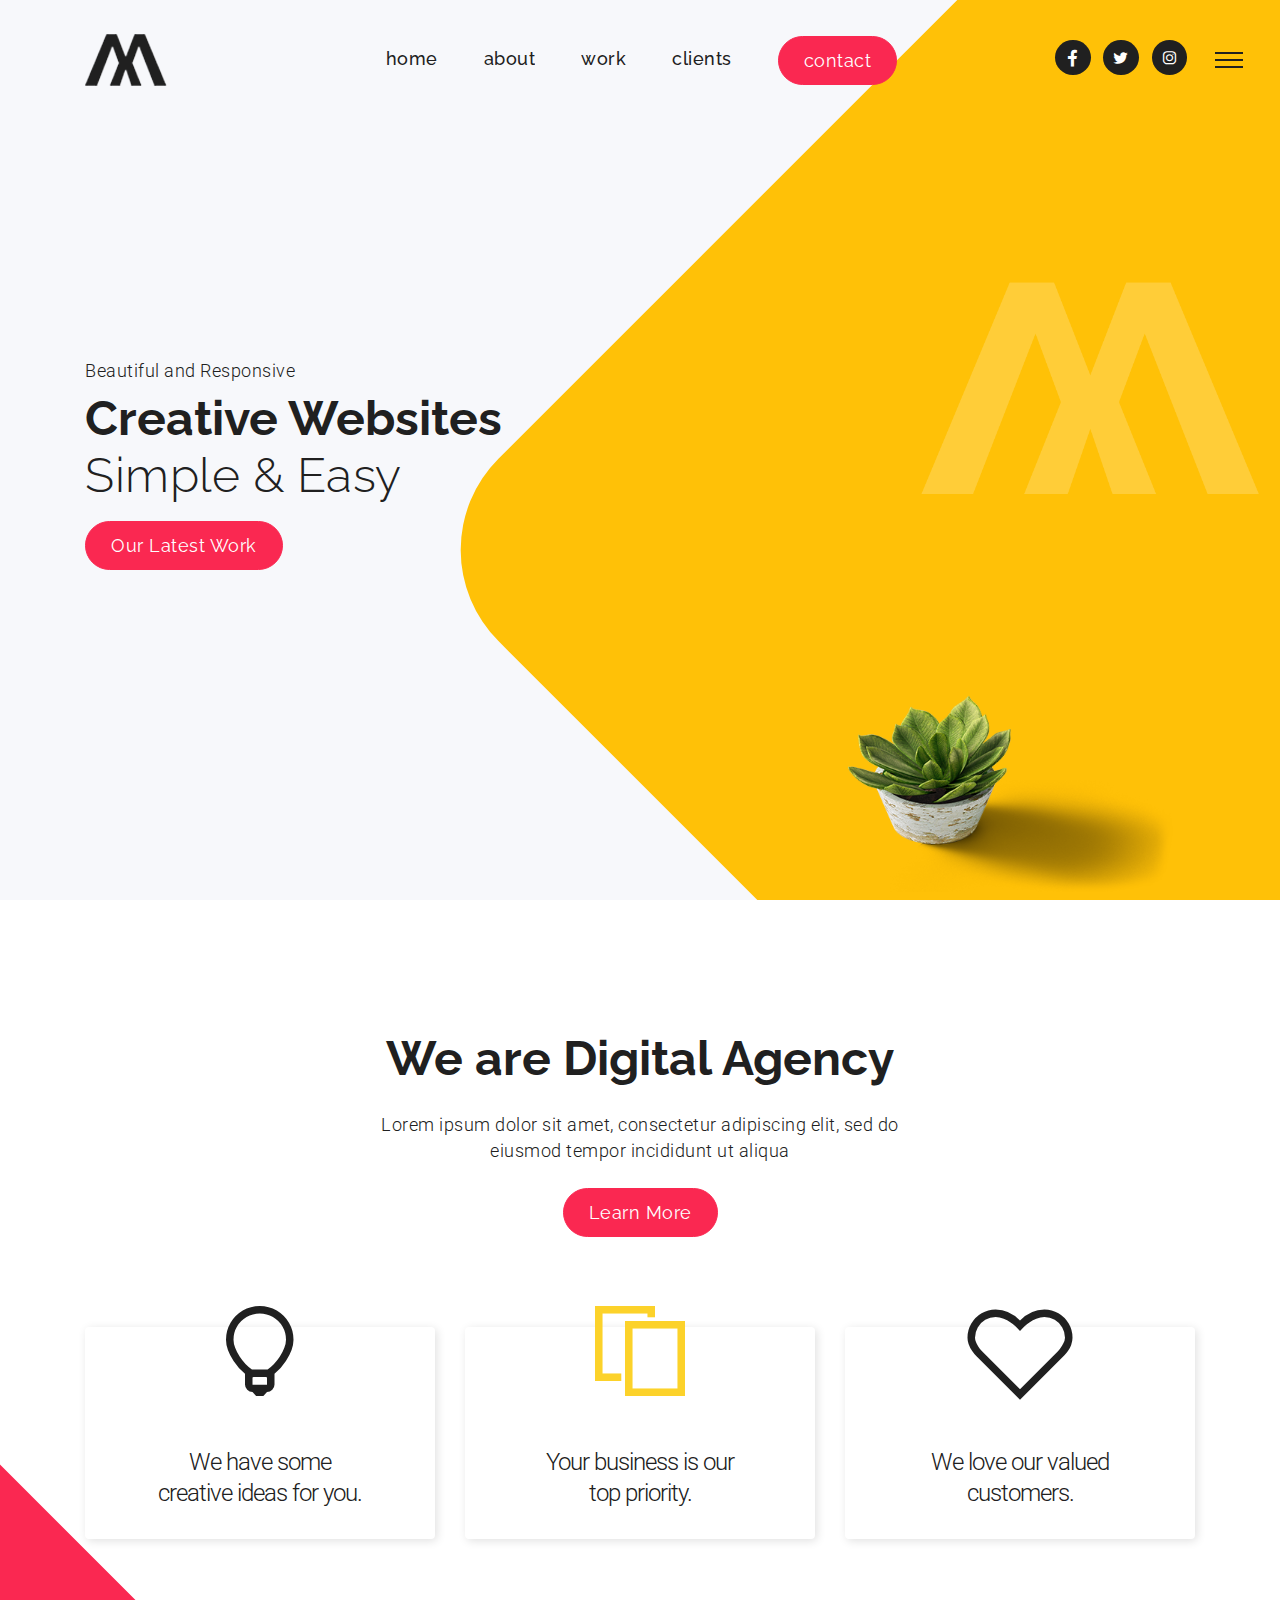
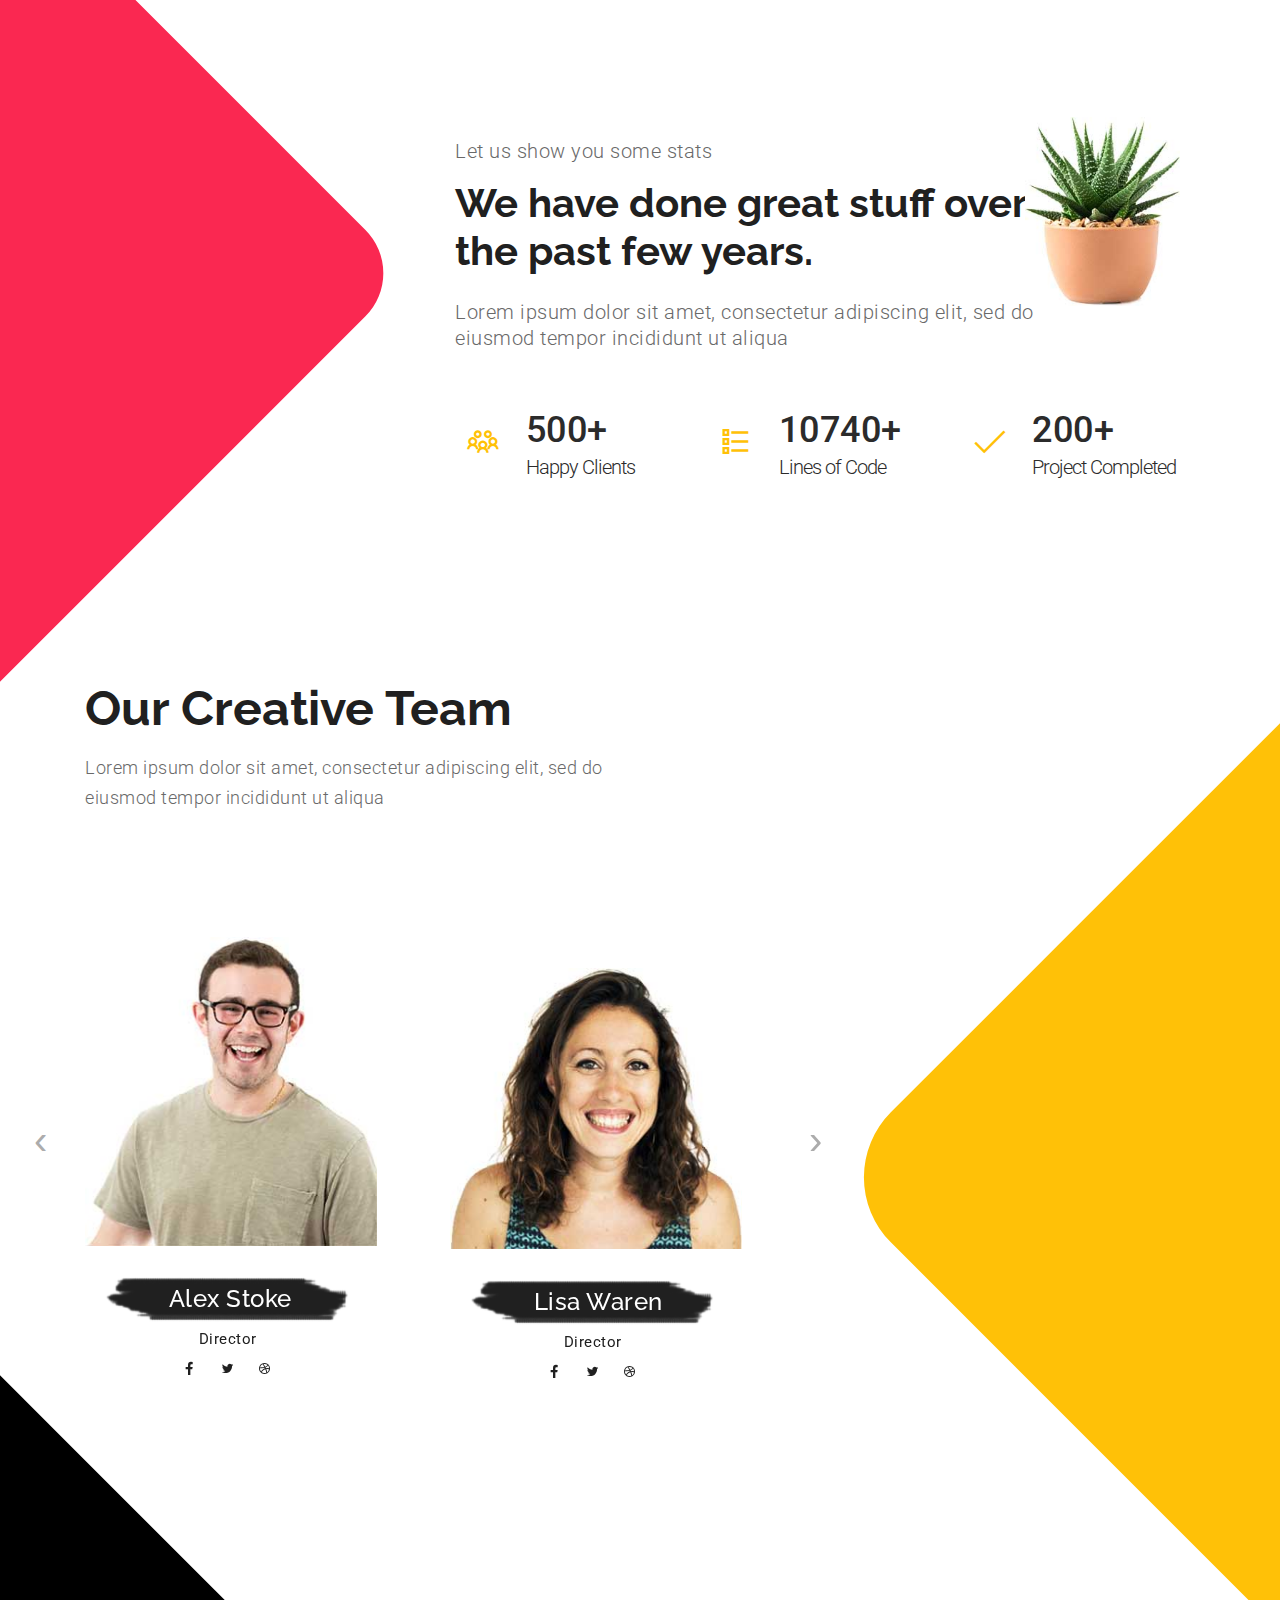
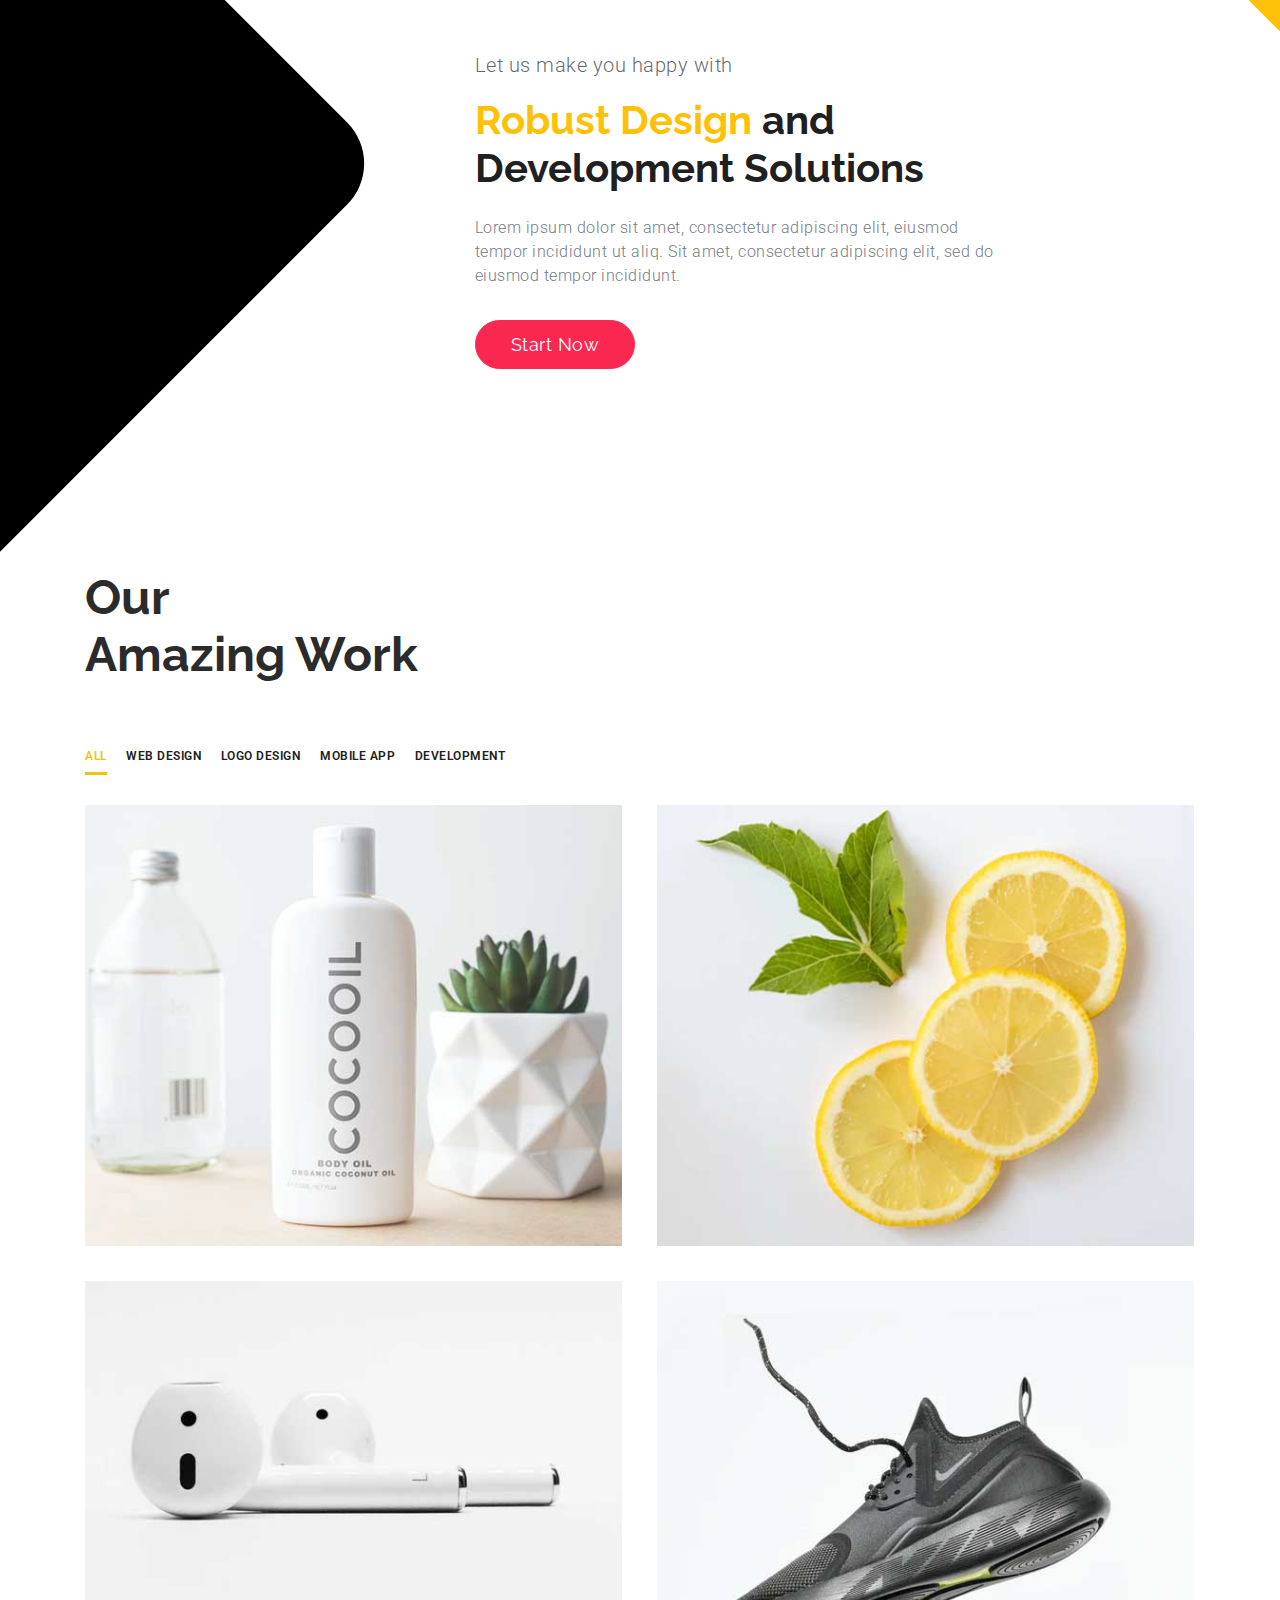
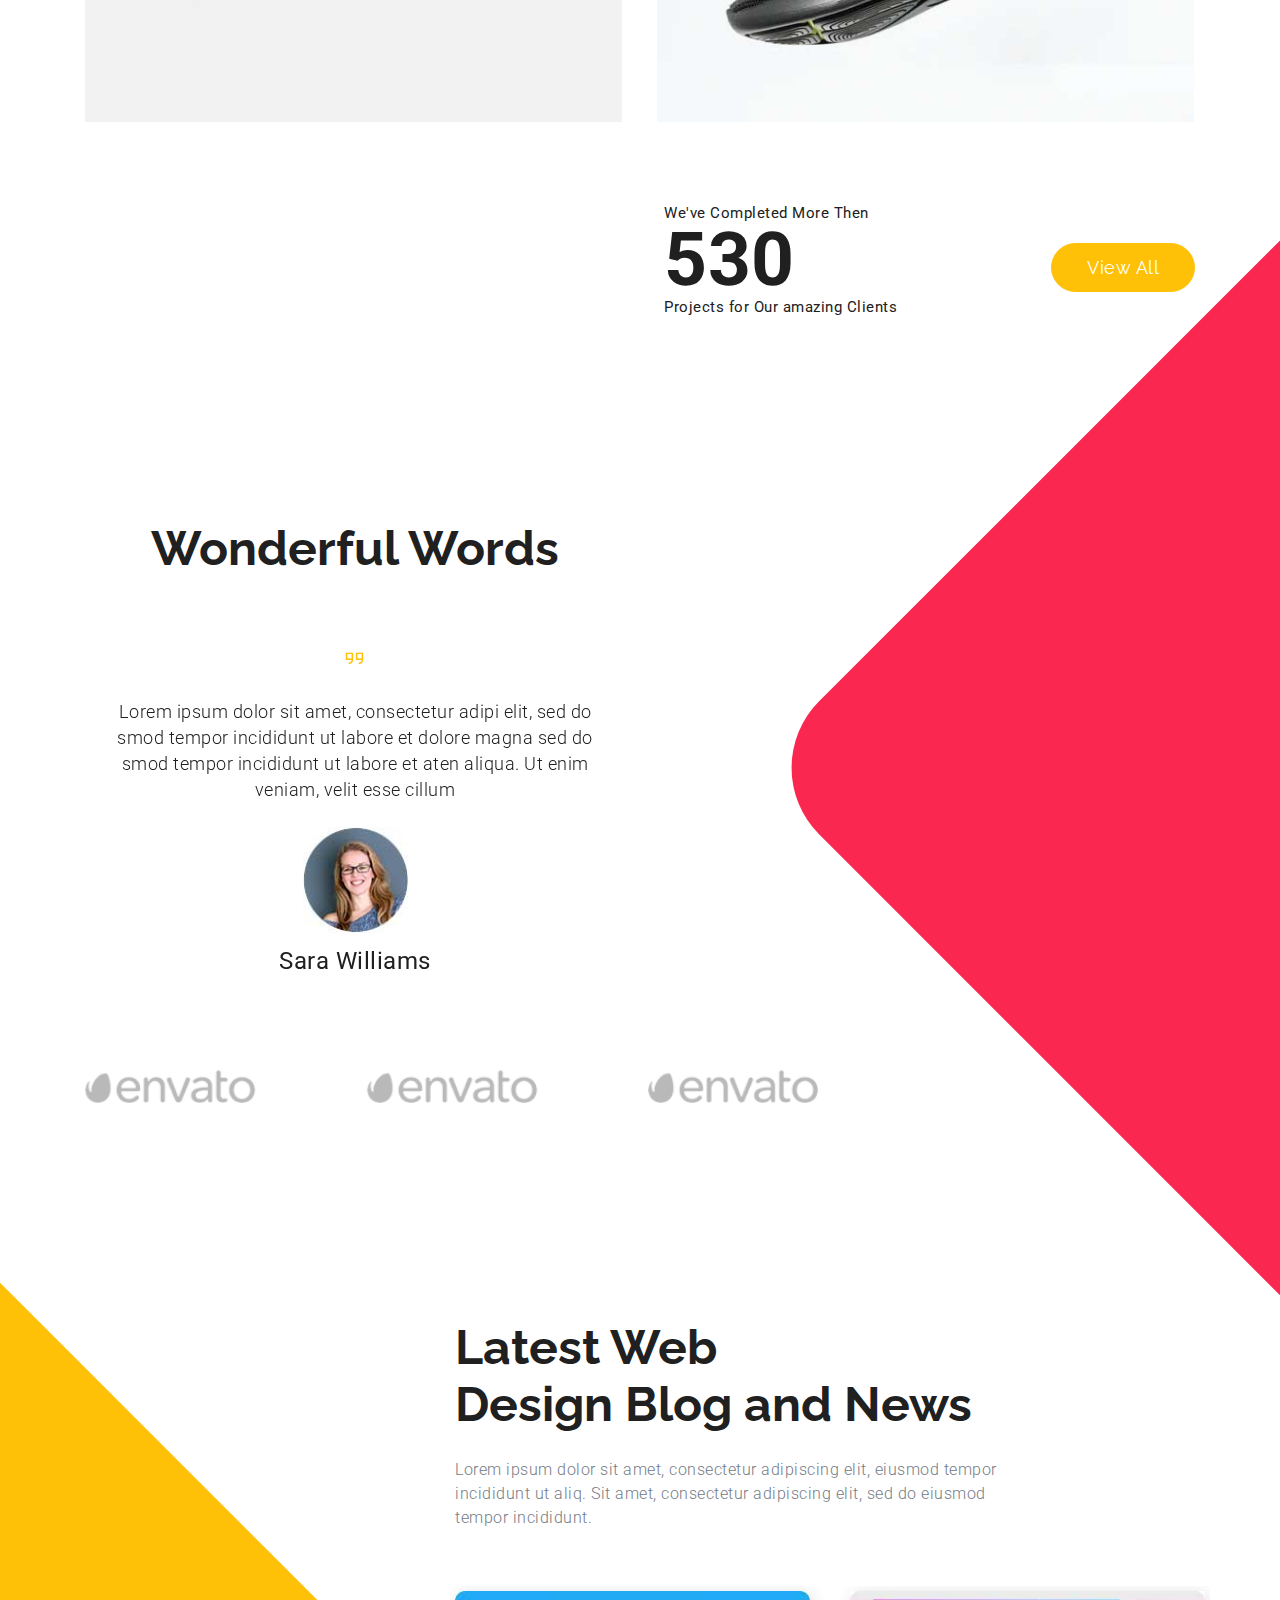
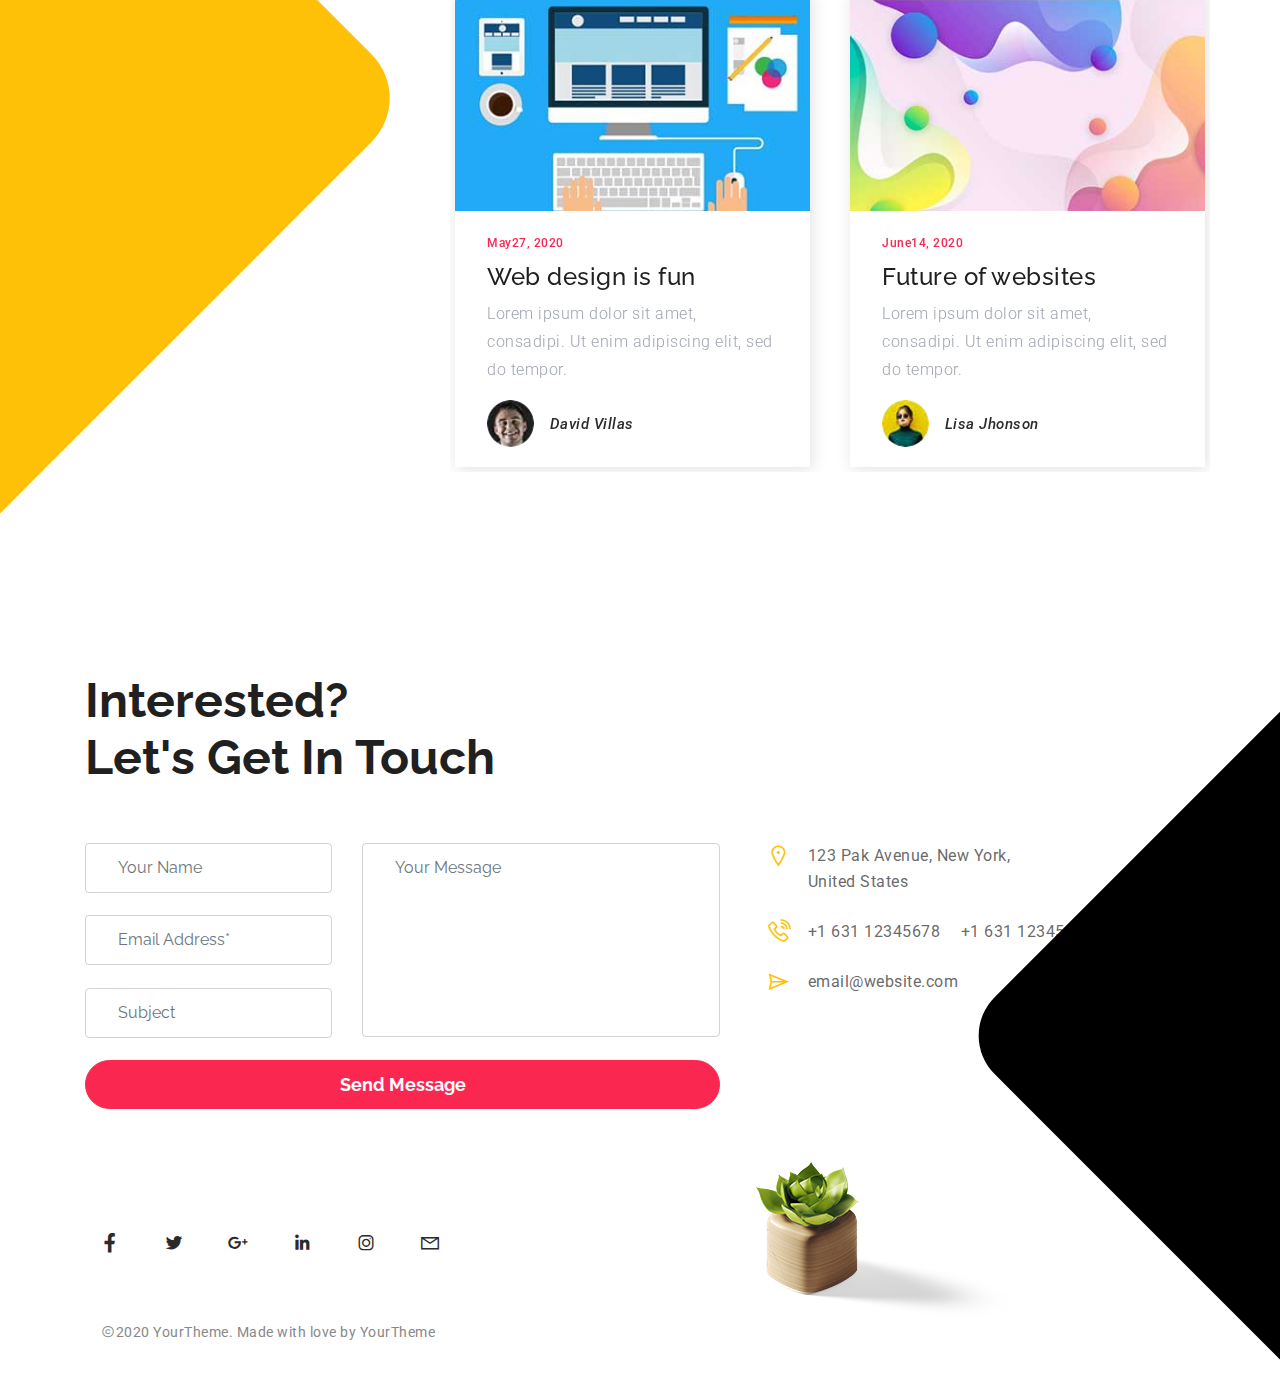
<file: index.html>
<!DOCTYPE html>
<html lang="en">

<head>
    <!-- Meta Tags -->
    <meta charset="utf-8">
    <meta content="width=device-width, initial-scale=1, shrink-to-fit=no" name="viewport">
    <!-- Author -->
    <meta name="author" content="Themes Industry">
    <!-- description -->
    <meta name="description" content="YourTheme is a highly creative, modern, visually stunning and Bootstrap responsive multipurpose studio and portfolio HTML5 template with 8 ready home page demos.">
    <!-- keywords -->
    <meta name="keywords" content="Creative, modern, clean, bootstrap responsive, html5, css3, portfolio, blog, studio, templates, multipurpose, one page, corporate, start-up, studio, branding, designer, freelancer, carousel, parallax, photography, studio, masonry, grid, faq">
    <!-- Page Title -->
    <title>Digital Marketing | YourTheme HTML5 Template</title>
    <!-- Favicon -->
    <link rel="icon" href="img/favicon.ico">
    <!-- Bundle -->
    <link rel="stylesheet" href="vendor/css/bundle.min.css">
    <!-- Plugin Css -->
    <link rel="stylesheet" href="vendor/css/cubeportfolio.min.css">
    <link rel="stylesheet" href="vendor/css/owl.carousel.min.css">
    <link rel="stylesheet" href="css/animate.min.css">
    <link rel="stylesheet" href="css/jquery.fancybox.css">
    <link rel="stylesheet" href="css/jquery.fancybox.min.css">
    <link rel="stylesheet" href="css/line-awesome.min.css">
    <!-- Style Sheet -->
    <link rel="stylesheet" href="css/style.css">
</head>

<body data-spy="scroll" data-target=".navbar" data-offset="150">

    <!--  PRELOADER  -->
    <div class="loader-area">
        <div class='loader'>
            <div class='one'></div>
            <div class='two'></div>
            <div class='three'></div>
        </div>
    </div>

    <!-- START NAVBAR SECTION -->
    <header>

        <!--    NAVBAR FOR LARGE SCREEN-->
        <nav id="my-nav1" class="navbar navbar-expand-lg navbar-light rounded-bar transparent-bar">

            <div class="logo small-screen">
                <a href="#home" class="scroll"><img src="img/logo.png" alt="Logo Img"></a>
            </div>

            <div class="container bg-trans-color">
                <div class="row no-gutters w-100">
                    <div class="collapse navbar-collapse" id="navbarSupportedContent1">
                        <div class="collapse navbar-collapse">
                            <div class="col-3 col-md-2 col-lg-3 text-left p-0">
                                <div class="logo">
                                    <a href="#home" class="scroll"><img src="img/logo.png" alt="Logo Img"></a>
                                </div>
                            </div>
                            <div class="col-6 p-0">
                                <ul id="primary" class="navbar-nav text-center">

                                    <li class="nav-item">
                                        <a class="nav-link" href="#">home</a>
                                    </li>
                                    <li class="nav-item">
                                        <a class="nav-link" href="#feature">about</a>
                                    </li>
                                    <li class="nav-item">
                                        <a class="nav-link" href="#gallery">work</a>
                                    </li>
                                    <li class="nav-item">
                                        <a class="nav-link" href="#testimonial">clients</a>
                                    </li>
                                    <li class="nav-item">
                                        <a href="#contact" class="btn btn-slider pink-btn rounded-pill">contact</a>
                                    </li>
                                </ul>
                            </div>

                            <div class="col-3 text-right p-0">
                                <div class="banner-icons">
                                    <a href="#"><i class="lab la-facebook-f icons fb"></i></a>
                                    <a href="#"><i class="lab la-twitter icons twt"></i></a>
                                    <a href="#"><i class="lab la-instagram icons inst"></i></a>
                                </div>
                            </div>
                        </div>
                    </div>
                </div>
            </div>

            <a href="javascript:void(0)" class="sidemenu_btn" id="sidemenu_toggle">
            <span></span>
            <span></span>
            <span></span>
        </a>
        </nav>

        <!--Side Nav-->
        <div class="side-menu hidden">
            <div class="inner-wrapper">
                <span class="btn-close" id="btn_sideNavClose"><i></i><i></i></span>
                <nav class="side-nav w-100">
                    <ul class="navbar-nav">
                        <li class="nav-item">
                            <a class="nav-link scroll" href="#home">Home</a>
                        </li>
                        <li class="nav-item">
                            <a class="nav-link scroll" href="#feature">About</a>
                        </li>
                        <li class="nav-item">
                            <a class="nav-link scroll" href="#gallery">Work</a>
                        </li>
                        <li class="nav-item">
                            <a class="nav-link scroll" href="#testimonial">Clients</a>
                        </li>
                        <li class="nav-item">
                            <a href="#contact" class="btn btn-slider white-btn rounded-pill">Contact</a>
                        </li>
                    </ul>
                </nav>

                <div class="side-footer w-100">
                    <div class="banner-icons">
                        <a href="#"><i class="lab la-facebook-f icons"></i></a>
                        <a href="#"><i class="lab la-twitter icons"></i></a>
                        <a href="#"><i class="lab la-instagram icons"></i></a>
                    </div>
                    <p>&copy; 2020 YourTheme. Made With Love by YourTheme.</p>
                </div>
            </div>
        </div>
        <a id="close_side_menu" href="javascript:void(0);"></a>
        <!-- End side menu -->
    </header>

    <section id="home" class="home">
        <div class="container">
            <div class="row height">
                <div class="col-12 col-md-6 height d-flex align-items-center text-left">
                    <div class="text d-flex align-items-center">
                        <div class="home-text text-black height1">
                            <h6 class="sub-heading mb-2">Beautiful and Responsive</h6>
                            <h1 class="main-heading mb-0">Creative Websites</h1>
                            <h4 class="heading mb-3">Simple & Easy</h4>
                            <a href="#blog" class="btn btn-slider pink-btn rounded-pill">Our Latest Work</a>
                        </div>
                    </div>
                </div>
                <div class="col-6">
                    <div class="large-logo">
                        <img src="img/logo-large.png" alt="img">
                    </div>

                    <div class="plant1">
                        <div class="large-icon plant-home">
                            <img src="img/plant1.png" alt="img">
                        </div>
                        <!--                    <div class="shadow-home">-->
                        <!--                        <img src="img/shadow.png" alt="img">-->
                        <!--                    </div>-->
                    </div>

                </div>
            </div>
        </div>

        <svg class="yellow-square" viewBox="0 0 200 655" xmlns="http://www.w3.org/2000/svg">
        <rect  x = "0" y = "32" width = "1616" height = "1616" rx="28" ry="28" fill="#ffc107" transform = "rotate(-45 200 100)"/>
    </svg>

        <svg class="left-square small-view" viewBox="0 0 310 655" xmlns="http://www.w3.org/2000/svg">
        <rect  x = "0" y = "32" width = "1616" height = "1616" rx="48" ry="48" fill="#fa2851" transform = "rotate(135 100 245)"/>
    </svg>

    </section>

    <section id="feature" class="feature">
        <div class="container">
            <div class="row">
                <div class="col-lg-6 offset-lg-3 col-md-8 offset-md-2 col-sm-12 text-center">
                    <div class="text">
                        <div class="home-text text-black">
                            <h1 class="main-heading mb-4">We are Digital Agency</h1>
                            <p class="sub-heading mb-4">Lorem ipsum dolor sit amet, consectetur adipiscing elit, sed do eiusmod tempor incididunt ut aliqua
                            </p>
                            <a href="#" class="btn btn-slider pink-btn rounded-pill">Learn More</a>
                        </div>
                    </div>
                </div>
            </div>

            <div class="row mt-90">
                <div class="col-12 col-md-4 mb-3 mb-md-0">
                    <div class="card box text-center">
                        <div class="feature-icon text-center">
                            <i class="far fa-lightbulb"></i>
                        </div>
                        <div class="card-body">
                            <p class="card-text sub-heading text-black">We have some creative ideas for you.</p>
                        </div>
                    </div>
                </div>

                <div class="col-12 col-md-4 mt-5 mt-md-0 mb-3 mb-md-0">
                    <div class="card box text-center">
                        <div class="feature-icon text-center center">
                            <i class="far fa-copy"></i>
                        </div>
                        <div class="card-body">
                            <p class="card-text sub-heading text-black">Your business is our top priority.</p>
                        </div>
                    </div>

                </div>

                <div class="col-12 col-md-4 mt-5 mt-md-0">
                    <div class="card box text-center">
                        <div class="feature-icon text-center">
                            <i class="far fa-heart"></i>
                        </div>
                        <div class="card-body">
                            <p class="card-text sub-heading text-black">We love our valued customers.</p>
                        </div>
                    </div>

                </div>
            </div>
        </div>
    </section>

    <section id="stats" class="stats">
        <div class="container">
            <div class="row m-0">
                <div class="col-lg-6 offset-lg-4 col-md-10 offset-md-0 col-sm-12 text-left p-0">
                    <div class="stats-text">
                        <div class="home-text text-black">
                            <h1 class="sub-heading">Let us show you some stats</h1>
                            <h1 class="main-heading mt-3 mb-4">We have done great stuff over the past few years.</h1>
                            <p class="sub-heading mb-3">Lorem ipsum dolor sit amet, consectetur adipiscing elit, sed do eiusmod tempor incididunt ut aliqua
                            </p>
                        </div>
                    </div>
                </div>
                <div class="col-2">
                    <div class="plant-img">
                        <div class="plant">
                            <img src="img/plant.jpg" alt="img">
                        </div>
                    </div>
                </div>
            </div>

            <div class="row mt-40">
                <div class="col-lg-8 offset-lg-4 col-md-12 offset-md-0 col-sm-12">
                    <div class="row">
                        <div class="col-12 col-md-4">
                            <div class="stats-box d-flex">
                                <div class="stats-icon">
                                    <i class="fas fa-users"></i>
                                </div>
                                <div class="stats-box-text ml-4">
                                    <h1 class="numbering">500+</h1>
                                    <p class="sub-heading">Happy Clients</p>
                                </div>
                            </div>
                        </div>

                        <div class="col-12 col-md-4 mt-4 mt-md-0">
                            <div class="stats-box d-flex">
                                <div class="stats-icon">
                                    <i class="fas fa-list"></i>
                                </div>
                                <div class="stats-box-text ml-4">
                                    <h1 class="numbering">10740+</h1>
                                    <p class="sub-heading">Lines of Code</p>
                                </div>
                            </div>
                        </div>

                        <div class="col-12 col-md-4 mt-4 mt-md-0">
                            <div class="stats-box d-flex">
                                <div class="stats-icon">
                                    <i class="fas fa-check"></i>
                                </div>
                                <div class="stats-box-text ml-4">
                                    <h1 class="numbering">200+</h1>
                                    <p class="sub-heading">Project Completed</p>
                                </div>
                            </div>
                        </div>
                    </div>
                </div>
            </div>
        </div>

        <svg class="left-square stats" viewBox="0 0 310 655" xmlns="http://www.w3.org/2000/svg">
        <rect  x = "0" y = "32" width = "1616" height = "1616" rx="48" ry="48" fill="#fa2851" transform = "rotate(135 100 245)"/>
    </svg>

    </section>

    <section id="team" class="team">
        <div class="container">
            <div class="row">
                <div class="col-12 col-md-8 col-lg-6">
                    <div class="team-text text-black">
                        <h1 class="main-heading mb-3">Our Creative Team</h1>
                        <p class="sub-heading mb-4">Lorem ipsum dolor sit amet, consectetur adipiscing elit, sed do eiusmod tempor incididunt ut aliqua
                        </p>
                    </div>
                </div>
            </div>

            <div class="row">
                <div class="col-12 col-md-9 col-lg-8">

                    <div id="team-carousal" class="owl-carousel owl-theme team-owl mt-100 text-center">
                        <div class="item">
                            <div class="team-img">
                                <img src="img/team1.jpg" alt="img">
                            </div>
                            <div class="team-tittle text-left mt-3 mb-3">
                                <div class="name-img">
                                    <img src="img/shape-team.png" alt="img">
                                    <h3 class="name mb-0">Alex Stoke</h3>
                                </div>
                                <p class="sub-heading mb-0 mt-1 text-center text-black">Director</p>
                                <div class="social-icons text-center">
                                    <a href="#"><i class="fab fa-facebook-f fb"></i></a>
                                    <a href="#"><i class="fab fa-twitter twt"></i></a>
                                    <a href="#"><i class="fab fa-dribbble drb"></i></a>
                                </div>
                            </div>
                        </div>
                        <div class="item">
                            <div class="team-img mt-20">
                                <img src="img/team2.jpg" alt="img">
                            </div>
                            <div class="team-tittle text-left mt-3 mb-3">
                                <div class="name-img">
                                    <img src="img/shape-team.png" alt="img">
                                    <h3 class="name mb-0">Lisa Waren</h3>
                                </div>
                                <p class="sub-heading mb-0 mt-1 text-center text-black">Director</p>
                                <div class="social-icons text-center">
                                    <a href="#"><i class="fab fa-facebook-f fb"></i></a>
                                    <a href="#"><i class="fab fa-twitter twt"></i></a>
                                    <a href="#"><i class="fab fa-dribbble drb"></i></a>
                                </div>
                            </div>
                        </div>
                    </div>
                </div>
            </div>
        </div>

        <svg class="right-square team" viewBox="0 0 280 655" xmlns="http://www.w3.org/2000/svg">
        <rect  x = "0" y = "32" width = "1616" height = "1616" rx="48" ry="48" fill="#ffc107" transform = "rotate(-45 310 100)"/>
    </svg>
        <svg class="right-square team small-view" viewBox="0 0 280 655" xmlns="http://www.w3.org/2000/svg">
        <rect  x = "0" y = "32" width = "1616" height = "1616" rx="48" ry="48" fill="#fa2851" transform = "rotate(-45 310 100)"/>
    </svg>
    </section>

    <section id="design" class="design">

        <div class="col-lg-6 offset-lg-4 col-md-6 offset-md-4 col-sm-12 text-left p-0">
            <div class="stats-text pl-3 pl-md-5">
                <div class="home-text text-black">
                    <h1 class="sub-heading">Let us make you happy with</h1>
                    <h1 class="main-heading mt-3 mb-4"><span class="text-yellow">Robust Design</span> and Development Solutions</h1>
                    <p class="sub-heading mb-3">Lorem ipsum dolor sit amet, consectetur adipiscing elit, eiusmod tempor incididunt ut aliq. Sit amet, consectetur adipiscing elit, sed do eiusmod tempor incididunt.</p>
                    <a href="#" class="btn btn-main pink-btn rounded-pill mt-3">Start Now</a>
                </div>
            </div>
        </div>

        <svg class="left-square design" viewBox="0 0 310 655" xmlns="http://www.w3.org/2000/svg">
        <rect  x = "0" y = "32" width = "1616" height = "1616" rx="48" ry="48" fill="#000" transform = "rotate(135 100 245)"/>
    </svg>

        <svg class="right-square small-view" viewBox="0 0 312 600" xmlns="http://www.w3.org/2000/svg">
        <rect  x = "0" y = "32" width = "1616" height = "1616" rx="48" ry="48" fill="#ffc107" transform = "rotate(-45 310 100)"/>
    </svg>

    </section>

    <section id="gallery" class="gallery">
        <div class="container">
            <div class="section-heading">
                <div class="row">
                    <div class="col-lg-6 wow fadeInUp" data-wow-delay="300ms">
                        <div class="ex-detail">
                            <h1 class="main-heading">Our<br> Amazing Work
                            </h1>
                        </div>
                    </div>
                    <div class="col-md-12 pt-5">
                        <div id="js-filters-mosaic" class="cbp-l-filters-button wow fadeInUp" data-wow-delay="350ms">
                            <div data-filter="*" class="cbp-filter-item-active cbp-filter-item"> ALL</div>
                            <div data-filter=".web" class="cbp-filter-item">WEB DESIGN</div>
                            <div data-filter=".logo" class="cbp-filter-item">LOGO DESIGN</div>
                            <div data-filter=".mobile" class="cbp-filter-item">MOBILE APP</div>
                            <div data-filter=".development" class="cbp-filter-item">DEVELOPMENT</div>
                        </div>

                        <div id="js-grid-mosaic" class="cbp cbp-l-grid-mosaic">
                            <div class="cbp-item web logo">
                                <a href="img/portfolio1.jpg" class="cbp-caption cbp-lightbox" data-title="Workout Buddy<br>by Tiberiu Neamu">
                                    <div class="cbp-caption-defaultWrap">
                                        <img src="img/portfolio1.jpg" alt="img">
                                    </div>
                                    <div class="cbp-caption-activeWrap portfolio-hover-effect d-flex align-items-end">
                                        <div class="hover-text">
                                            <h4 class="p-hover-title">Logo Design</h4>
                                            <p class="p-hover-des">35 WP Anniversary</p>
                                        </div>
                                    </div>
                                </a>
                            </div>

                            <div class="cbp-item mobile web">
                                <a href="img/portfolio3.jpg" class="cbp-caption cbp-lightbox" data-title="Workout Buddy<br>by Tiberiu Neamu">
                                    <div class="cbp-caption-defaultWrap">
                                        <img src="img/portfolio3.jpg" alt="img">
                                    </div>
                                    <div class="cbp-caption-activeWrap portfolio-hover-effect d-flex align-items-end">
                                        <div class="hover-text">
                                            <h4 class="p-hover-title">Web Design</h4>
                                            <p class="p-hover-des">35 WP Anniversary</p>
                                        </div>
                                    </div>
                                </a>
                            </div>

                            <div class="cbp-item print logo development web mobile">
                                <a href="img/portfolio2.jpg" class="cbp-caption cbp-lightbox" data-title="Workout Buddy<br>by Tiberiu Neamu">
                                    <div class="cbp-caption-defaultWrap">
                                        <img src="img/portfolio2.jpg" alt="img">
                                    </div>
                                    <div class="cbp-caption-activeWrap portfolio-hover-effect d-flex align-items-end">
                                        <div class="hover-text">
                                            <h4 class="p-hover-title">Creative</h4>
                                            <p class="p-hover-des">35 WP Anniversary</p>
                                        </div>
                                    </div>
                                </a>
                            </div>

                            <div class="cbp-item logo development">
                                <a href="img/portfolio4.jpg" class="cbp-caption cbp-lightbox" data-title="Workout Buddy<br>by Tiberiu Neamu">
                                    <div class="cbp-caption-defaultWrap">
                                        <img src="img/portfolio4.jpg" alt="img">
                                    </div>
                                    <div class="cbp-caption-activeWrap portfolio-hover-effect d-flex align-items-end">
                                        <div class="hover-text">
                                            <h4 class="p-hover-title">Development</h4>
                                            <p class="p-hover-des">35 WP Anniversary</p>
                                        </div>
                                    </div>
                                </a>
                            </div>
                        </div>

                        <div id="js-loadMore-lightbox-gallery" class="cbp-l-loadMore-button wow fadeInUp" data-wow-delay="650ms">
                            <div class="row portfolio-foot-detail">
                                <div class="col-6 col-lg-3 offset-lg-6 text-left pl-4">
                                    <span class="p-text">We've Completed More Then</span>
                                    <h4 class="p-num">530</h4>
                                    <span class="p-text">Projects for Our amazing Clients</span>
                                </div>
                                <div class="col-6 col-lg-3  d-flex justify-content-end align-items-center">
                                    <a href="standalone.html" class="btn btn-main yellow-btn rounded-pill mt-3">View All</a><span></span><span></span><span></span><span></span>
                                </div>
                            </div>
                        </div>
                    </div>
                </div>
            </div>

        </div>
    </section>

    <section id="testimonial" class="testimonial">
        <div class="container">
            <div class="row">
                <div class="col-12 col-md-8 col-lg-6">
                    <h1 class="main-heading text-center text-black">Wonderful Words</h1>
                    <div id="testimonial-carousal" class="owl-carousel owl-theme testimonial-owl pt-5 pb-5 text-center">

                        <div class="item">
                            <div class="quotes mb-4">
                                <i class="fas fa-quote-right"></i>
                            </div>

                            <div class="description pl-0 pr-0 pl-md-4 pr-md-4 mb-4">
                                <p class="text-black sub-heading">Lorem ipsum dolor sit amet, consectetur adipi elit, sed do smod tempor incididunt ut labore et dolore magna sed do smod tempor incididunt ut labore et aten aliqua. Ut enim veniam, velit esse cillum</p>
                            </div>
                            <div class="testimonial-img mt-2">
                                <img src="img/testminial1.jpg" alt="student img">
                            </div>
                            <div class="testimonial-tittle mt-3 mb-3">
                                <h3 class="mb-0">Sara Williams</h3>
                            </div>
                        </div>

                        <div class="item">
                            <div class="quotes mb-4">
                                <i class="fas fa-quote-right"></i>
                            </div>

                            <div class="description pl-0 pr-0 pl-md-4 pr-md-4 mb-4">
                                <p class="text-black sub-heading">Lorem ipsum dolor sit amet, consectetur adipi elit, sed do smod tempor incididunt ut labore et dolore magna sed do smod tempor incididunt ut labore et aten aliqua. Ut enim veniam, velit esse cillum</p>
                            </div>
                            <div class="testimonial-img mt-2">
                                <img src="img/testminial1.jpg" alt="student img">
                            </div>
                            <div class="testimonial-tittle mt-3 mb-3">
                                <h3 class="mb-0">Sara Williams</h3>
                            </div>
                        </div>

                        <div class="item">
                            <div class="quotes mb-4">
                                <i class="fas fa-quote-right"></i>
                            </div>

                            <div class="description pl-0 pr-0 pl-md-4 pr-md-4 mb-4">
                                <p class="text-black sub-heading">Lorem ipsum dolor sit amet, consectetur adipi elit, sed do smod tempor incididunt ut labore et dolore magna sed do smod tempor incididunt ut labore et aten aliqua. Ut enim veniam, velit esse cillum</p>
                            </div>
                            <div class="testimonial-img mt-2">
                                <img src="img/testminial1.jpg" alt="student img">
                            </div>
                            <div class="testimonial-tittle mt-3 mb-3">
                                <h3 class="mb-0">Sara Williams</h3>
                            </div>
                        </div>
                    </div>
                </div>
            </div>

            <div class="row">
                <div class="col-12 col-md-9">
                    <div class="sponser-tags owl-carousel owl-theme">
                        <div class="item brand-img d-flex justify-content-center">
                            <img src="img/brand.png" alt="brand1">
                        </div>
                        <div class="item brand-img d-flex justify-content-center">
                            <img src="img/brand.png" alt="brand2">
                        </div>
                        <div class="item brand-img d-flex justify-content-center">
                            <img src="img/brand.png" alt="brand3">
                        </div>
                        <div class="item brand-img d-flex justify-content-center">
                            <img src="img/brand.png" alt="brand4">
                        </div>
                    </div>
                </div>
            </div>
        </div>

        <svg class="right-square test" viewBox="0 0 312 600" xmlns="http://www.w3.org/2000/svg">
        <rect  x = "0" y = "32" width = "1616" height = "1616" rx="48" ry="48" fill="#fa2851" transform = "rotate(-45 310 100)"/>
    </svg>

        <svg class="left-square gallery small-view" viewBox="0 0 310 655" xmlns="http://www.w3.org/2000/svg">
        <rect  x = "0" y = "32" width = "1616" height = "1616" rx="48" ry="48" fill="#fa2851" transform = "rotate(135 100 245)"/>
    </svg>

    </section>

    <section id="blog" class="blog">
        <div class="container">
            <div class="row m-0">
                <div class="col-lg-6 offset-lg-4 col-md-12 offset-md-0 col-sm-12 text-left p-0">
                    <div class="home-text text-black">
                        <h1 class="main-heading mt-3 mb-4">Latest Web <br>Design Blog and News</h1>
                        <p class="sub-heading mb-3">Lorem ipsum dolor sit amet, consectetur adipiscing elit, eiusmod tempor incididunt ut aliq. Sit amet, consectetur adipiscing elit, sed do eiusmod tempor incididunt.</p>
                    </div>
                </div>
            </div>
            <div class="row mt-40">
                <div class="col-lg-8 offset-lg-4 col-md-12 offset-md-0 p-0">
                    <div class="blog-owl owl-carousel owl-theme no-gutters blog-area" id="blog-carousal">

                        <div class="item blog-item">
                            <div class="blog-img">
                                <a href="standalone.html">
                                    <img src="img/blog1.jpg" alt="blog img"></a>
                            </div>

                            <div class="blog-text text-center text-md-left">
                                <div class="date mb-2">
                                    <p class="text-red">May27, 2020</p>
                                </div>
                                <div class="info-blog">
                                    <a href="standalone.html">
                                        <h4>Web design is fun</h4>
                                    </a>
                                </div>
                                <div class="blog-description mb-3">
                                    <p class="sub-heading">Lorem ipsum dolor sit amet, consadipi. Ut enim adipiscing elit, sed do tempor.</p>
                                </div>
                                <div class="writer d-flex">
                                    <div class="writer-img">
                                        <img src="img/blog1-writer.jpg" alt="img">
                                    </div>
                                    <p class="writer-name font-italic ml-3">David Villas</p>
                                </div>
                            </div>
                        </div>

                        <div class="item blog-item">
                            <div class="blog-img">
                                <a href="standalone.html">
                                    <img src="img/blog2.jpg" alt="blog img"></a>
                            </div>

                            <div class="blog-text text-center text-md-left">
                                <div class="date mb-2">
                                    <p class="text-red">June14, 2020</p>
                                </div>
                                <div class="info-blog">
                                    <a href="standalone.html">
                                        <h4>Future of websites</h4>
                                    </a>
                                </div>
                                <div class="blog-description mb-3">
                                    <p class="sub-heading">Lorem ipsum dolor sit amet, consadipi. Ut enim adipiscing elit, sed do tempor.</p>
                                </div>
                                <div class="writer d-flex">
                                    <div class="writer-img">
                                        <img src="img/blog2-writer.jpg" alt="img">
                                    </div>
                                    <p class="writer-name font-italic ml-3">Lisa Jhonson</p>
                                </div>
                            </div>
                        </div>
                    </div>
                </div>
            </div>
        </div>

        <svg class="left-square blog" viewBox="0 0 310 655" xmlns="http://www.w3.org/2000/svg">
        <rect  x = "0" y = "32" width = "1616" height = "1616" rx="48" ry="48" fill="#ffc107" transform = "rotate(135 100 245)"/>
    </svg>

        <svg class="right-square small-blog small-view" viewBox="0 0 312 600" xmlns="http://www.w3.org/2000/svg">
        <rect  x = "0" y = "32" width = "1616" height = "1616" rx="48" ry="48" fill="#ffc107" transform = "rotate(-45 310 100)"/>
    </svg>

    </section>

    <section id="contact" class="contact">
        <div class="container">
            <div class="row">
                <div class="col-12">
                    <h1 class="main-heading text-black">Interested?<br>Let's Get In Touch</h1>
                </div>
            </div>
            <div class="row">
                <div class="col-12 col-md-7">
                    <form class="contact-form" id="contact-form-data">
                        <div class="row mt-5">
                            <div class="col-sm-12" id="result"></div>
                        </div>
                        <div class="row">
                            <div class="col-12 col-md-5">
                                <div class="form-group">
                                    <input class="form-control" type="text" placeholder="Your Name" required id="candidate_name" name="userName">
                                </div>

                                <div class="form-group">
                                    <input class="form-control" type="email" placeholder="Email Address*" required id="user_email" name="userEmail">
                                </div>

                                <div class="form-group ">
                                    <input class="form-control" type="text" placeholder="Subject" id="user_subject" name="userSubject">
                                </div>
                            </div>

                            <div class="col-12 col-md-7">
                                <div class="form-group ">
                                    <textarea class="form-control" placeholder="Your Message" required rows="7" id="user_message" name="userMessage"></textarea>
                                </div>
                            </div>
                        </div>

                        <button type="button" class="btn btn-slider pink-btn rounded-pill w-100 contact_btn" id="submit_btn"><i class="fa fa-spinner fa-spin mr-2 d-none" aria-hidden="true"></i> <b>Send Message</b></button>
                    </form>
                </div>

                <div class="col-12 col-md-5 mt-5">
                    <div class="address-part ml-3">
                        <div class="address d-flex mb-4">
                            <i class="fas fa-map-marker-alt address-icon mr-3"></i>
                            <p>123 Pak Avenue, New York,<br> United States</p>
                        </div>
                        <div class="address d-flex mb-4">
                            <i class="fas fa-phone-volume address-icon mr-3"></i>
                            <p>+1 631 12345678<span class="ml-3">  +1 631 12345678 </span> </p>
                        </div>
                        <div class="address d-flex mr-3">
                            <i class="fas fa-paper-plane address-icon mr-3"></i>
                            <p>email@website.com</p>
                        </div>
                    </div>

                    <div class="plant1">
                        <div class="plant-contact">
                            <img src="img/contact-plant.png" alt="img">
                        </div>
                        <div class="shadow-contact">
                            <img src="img/shadow-contact.png" alt="img">
                        </div>
                    </div>
                </div>
            </div>

         
            <div class="row footer">
                <div class="col-12 col-md-5">
                    <ul class="footer_ul mb-50">
                        <li class="footer_list"><i class="lab la-facebook-f fb"></i></li>
                        <li class="footer_list"><i class="lab la-twitter twt"></i></li>
                        <li class="footer_list"><i class="lab la-google-plus gogle"></i></li>
                        <li class="footer_list"><i class="lab la-linkedin-in link"></i></li>
                        <li class="footer_list"><i class="lab la-instagram inst"></i></li>
                        <li class="footer_list"><i class="las la-envelope gmail"></i></li>
                    </ul>
                    <p class="info footer_text ml-3"><i class="far fa-copyright"></i>2020 YourTheme. Made with love by YourTheme</p>

                </div>
            </div>

        </div>
        <svg class="right-square contact-square" viewBox="0 0 150 390" xmlns="http://www.w3.org/2000/svg">
        <rect  x = "0" y = "32" width = "1616" height = "1616" rx="18" ry="18" fill="#000" transform = "rotate(-45 310 100)"/>
    </svg>
    </section>



    <script src="vendor/js/bundle.min.js"></script>
    <script src="vendor/js/owl.carousel.min.js"></script>
    <script src="vendor/js/jquery.cubeportfolio.min.js"></script>
    <script src="vendor/js/parallaxie.min.js"></script>
    <script src="js/jquery.fancybox.js"></script>
    <script src="js/jquery.fancybox.min.js"></script>
    <script src="vendor/js/owl.carousel.min.js"></script>
    <script src="js/mediaelement-and-player.min.js"></script>
    <script src="js/tilt.jquery.js"></script>
    <script src="vendor/js/contact_us.js"></script>
    <script src="js/script.js"></script>
</body>

</html>
</file>
<file: css/style.css>
/* ===================================
                About
   =================================== */

/*
    Theme Name: Product
    Theme URI:
    Author: Themes Industry
    Author URI:
    Description: One Page , Multi Parallax Template
    Tags: One page, multi page, multipurpose, parallax, creative, html5

 */

/***************Table of Content**************/

/*  - Fonts
    - General Classes
    - Scroll Bar
    - Preloader
    - Header And Navigation
    - Home Section
    - Feature Section
    - Stats Section
    - Team Section
    - Portfolio Section
    - Testimonials
    - Blog Section
    - Contact Section
    - Footer
    - Standlone Page
    - Media Queries   */

/*********IMPORT FONTS**********/

@import url('https://fonts.googleapis.com/css2?family=Raleway:wght@200;300;400;500;700;900&display=swap');
@import url('https://fonts.googleapis.com/css2?family=Roboto:wght@100;300;400;500;700;900&display=swap');
/**********GENERAL CLASSES***********/

body,
html {
    scroll-behavior: smooth;
}

a {
    text-decoration: none;
}

.white-btn {
    background-color: #fff;
    color: #fa2851;
    border: 1px solid #fa2851;
}

.white-btn:hover {
    background-color: #fa2851;
    color: #fff;
    border: 1px solid #fa2851;
}

.pink-btn {
    background-color: #fa2851;
    color: #fff;
    border: 1px solid #fa2851;
}

.pink-btn:hover {
    background-color: #202020;
    color: #fff;
    border: 1px solid #202020;
}

.yellow-btn {
    background-color: #ffc107;
    color: #fff;
    border: 1px solid #ffc107;
}

.yellow-btn:hover {
    background-color: #202020;
    color: #fff;
    border: 1px solid #202020;
}

.pink-btn:focus {
    color: #fff;
}

.bg-white {
    background-color: white;
}

.text-yellow {
    color: #ffc107;
}

.text-black {
    color: #202020;
}

.height {
    height: 100vh;
}

.height1 {
    height: 100%;
}

.mt-40 {
    margin-top: 40px;
}

.mb-30 {
    margin-bottom: 30px;
}

.mt-100 {
    margin-top: 100px;
}

.mt-20 {
    margin-top: 1.9rem;
}

.mb-50 {
    margin-bottom: 50px;
}

.small-view {
    display: none;
}

/************SCROLLBAR************/

::-webkit-scrollbar-track {
    -webkit-box-shadow: inset 0 0 6px rgba(0, 0, 0, 0.3);
    background-color: #F5F5F5;
}

::-webkit-scrollbar-thumb {
    background-color: #ffc107;
    border-right: 25px;
}

::-webkit-scrollbar {
    width: 10px;
    background-color: #F5F5F5;
}

/***************PRELOADER*************/

.loader-area {
    position: fixed;
    left: 0;
    top: 0;
    bottom: 0;
    right: 0;
    background-color: #fff;
    z-index: 999999;
}

.loader {
    width: 111px;
    height: 111px;
    position: absolute;
    top: 0;
    left: 0;
    right: 0;
    bottom: 0;
    margin: auto;
}

.loader>div {
    border-radius: 50%;
    position: absolute;
    -webkit-animation-name: spin;
    animation-name: spin;
    -webkit-animation-iteration-count: infinite;
    animation-iteration-count: infinite;
    -webkit-animation-timing-function: linear;
    animation-timing-function: linear;
    -webkit-animation-duration: 1.5s;
    animation-duration: 1.5s;
}

.loader .one {
    width: 100%;
    height: 100%;
    -webkit-transform: rotate(45deg);
    -ms-transform: rotate(45deg);
    transform: rotate(45deg);
    border-top: 11.1px solid orange;
    border-left: 11.1px solid transparent;
    border-right: 11.1px solid transparent;
    border-bottom: 11.1px solid transparent;
    -webkit-animation-delay: 0s;
    animation-delay: 0s;
}

.loader .two {
    width: 74px;
    height: 74px;
    top: 0;
    left: 0;
    right: 0;
    bottom: 0;
    margin: auto;
    -webkit-transform: rotate(45deg);
    -ms-transform: rotate(45deg);
    transform: rotate(45deg);
    border-top: 11.1px solid #000;
    border-left: 11.1px solid rgba(255, 255, 255, 0.5);
    border-right: 11.1px solid rgba(255, 255, 255, 0.5);
    border-bottom: 11.1px solid rgba(255, 255, 255, 0.5);
    -webkit-animation-delay: .25s;
    animation-delay: .25s;
}

.loader .three {
    width: 37px;
    height: 37px;
    top: 0;
    left: 0;
    right: 0;
    bottom: 0;
    margin: auto;
    -webkit-transform: rotate(45deg);
    -ms-transform: rotate(45deg);
    transform: rotate(45deg);
    border-top: 11.1px solid #fa2851;
    border-left: 11.1px solid rgba(255, 255, 255, 0.5);
    border-right: 11.1px solid rgba(255, 255, 255, 0.5);
    border-bottom: 11.1px solid rgba(255, 255, 255, 0.5);
    -webkit-animation-delay: .5s;
    animation-delay: .5s;
}

@-webkit-keyframes spin {
    50%,
    100% {
        -webkit-transform: rotate(405deg);
        transform: rotate(405deg);
    }
}

@keyframes spin {
    50%,
    100% {
        -webkit-transform: rotate(405deg);
        transform: rotate(405deg);
    }
}

/***********NAVBAR FOR LARGE SCREEN*********/

.navbar-nav .nav-link {
    padding: 10px 0 2px 0 !important;
    position: relative;
    overflow: hidden;
    display: inline-block;
    font-size: 18px;
    font-weight: 500;
    font-family: 'Raleway', sans-serif;
}

.btn-slider {
    padding: 10px 25px;
    cursor: pointer;
    font-family: 'Raleway', sans-serif;
    font-size: 18px;
    font-weight: 400;
    -webkit-transition: 0.5s ease;
    -o-transition: 0.5s ease;
    transition: 0.5s ease;
}

.btn-main {
    padding: 10px 35px;
    cursor: pointer;
    font-family: 'Raleway', sans-serif;
    font-size: 18px;
    font-weight: 400;
    -webkit-transition: 0.5s ease;
    -o-transition: 0.5s ease;
    transition: 0.5s ease;
}

.small-screen {
    display: none;
}

/****************TRANSPARENT NAVBAR***************/

.bg-trans-color {
    background-color: transparent !important;
}

.bg-trans-color .navbar-nav .nav-link {
    color: #202020;
    -webkit-transition: 0.8s ease;
    -o-transition: 0.8s ease;
    transition: 0.8s ease;
}

.transparent-bar.navbar.fixed-menu.margin-nav {
    margin-top: 0;
}

.bg-trans-color .navbar-nav .nav-item {
    margin: 12px 23px;
}

.banner-icons a .icons {
    margin: 0 8px 5px 0;
    font-size: 19px;
    background-color: #202020;
    padding: 8px;
    border-radius: 50%;
    color: #fff;
    -webkit-transition: 0.3s ease;
    -o-transition: 0.3s ease;
    transition: 0.3s ease;
    cursor: pointer;
}

.banner-icons a .icons:hover {
    color: #fff;
}

.banner-icons a .fb:hover {
    background-color: #3b5998 !important;
}

.banner-icons a .inst:hover {
    background-color: red !important;
}

.banner-icons a .twt:hover {
    background-color: #00acee !important;
}

.rounded-bar.transparent-bar {
    margin-top: 15px;
}

.rounded-bar.transparent-bar.navbar.fixed-menu {
    margin-top: 0;
}

.rounded-bar.transparent-bar.margin-nav .logo {
    display: none;
}

.rounded-bar {
    z-index: 1;
    position: absolute;
    left: 0;
    right: 0;
    top: 0;
    height: 90px;
    padding: 10px 15px;
    width: 100%;
}

.navbar-light .navbar-nav .nav-link:hover {
    color: #222;
}

.navbar.fixed-menu {
    z-index: 1111;
    position: fixed;
    top: 0;
    left: 0;
    right: 0;
    overflow: hidden;
    height: 100px;
    background: #ffffff;
    -webkit-box-shadow: 0 10px 10px -10px rgba(0, 0, 0, 0.15);
    box-shadow: 0 10px 10px -10px rgba(0, 0, 0, 0.15);
    -webkit-animation-name: animationFade;
    animation-name: animationFade;
    -webkit-animation-duration: 1s;
    animation-duration: 1s;
    -webkit-animation-fill-mode: both;
    animation-fill-mode: both;
}

@-webkit-keyframes animationFade {
    from {
        opacity: 0;
        -webkit-transform: translate3d(0, -100%, 0);
        transform: translate3d(0, -100%, 0);
    }
    to {
        opacity: 1;
        -webkit-transform: none;
        transform: none;
    }
}

@keyframes animationFade {
    from {
        opacity: 0;
        -webkit-transform: translate3d(0, -100%, 0);
        transform: translate3d(0, -100%, 0);
    }
    to {
        opacity: 1;
        -webkit-transform: none;
        transform: none;
    }
}

.navbar-light .navbar-nav .nav-link.active {
    color: #ffc107;
}

/* ===================================
     Menu
====================================== */

.side-menu {
    width: 40%;
    position: fixed;
    right: 0;
    top: 0;
    background: #ffffff;
    z-index: 9999;
    height: 100%;
    -webkit-transform: translate3d(100%, 0, 0);
    transform: translate3d(100%, 0, 0);
    -webkit-transition: -webkit-transform .5s ease;
    transition: -webkit-transform .5s ease;
    -o-transition: -o-transform .5s ease;
    -o-transition: transform .5s ease;
    transition: transform .5s ease;
    transition: transform .5s ease, -webkit-transform .5s ease;
    overflow: hidden;
}

.side-menu.left {
    left: 0;
    right: auto;
    -webkit-transform: translate3d(-100%, 0, 0);
    transform: translate3d(-100%, 0, 0);
}

.side-menu.before-side {
    width: 280px;
}

.side-menu.side-menu-active,
.side-menu.before-side {
    -webkit-transform: translate3d(0, 0, 0);
    transform: translate3d(0, 0, 0);
}

.pul-menu .side-menu.side-menu-active {
    visibility: visible;
    opacity: 1;
}

.side-menu .navbar-brand {
    margin: 0 0 2.5rem 0;
}

/*Side overlay*/

#close_side_menu {
    position: fixed;
    top: 0;
    left: 0;
    width: 100%;
    height: 100%;
    background-color: #202020;
    -webkit-transition: opacity 300ms cubic-bezier(0.895, 0.03, 0.685, 0.22);
    -o-transition: opacity 300ms cubic-bezier(0.895, 0.03, 0.685, 0.22);
    transition: opacity 300ms cubic-bezier(0.895, 0.03, 0.685, 0.22);
    display: none;
    z-index: 1031;
    opacity: 0.4;
}

/*side clode btn*/

.side-menu .btn-close {
    height: 33px;
    width: 33px;
    display: inline-block;
    text-align: center;
    position: absolute;
    top: 30px;
    right: 25px;
    cursor: pointer;
}

.side-menu.before-side .btn-close {
    display: none;
}

.side-menu .btn-close::before,
.side-menu .btn-close::after {
    position: absolute;
    left: 16px;
    content: ' ';
    height: 24px;
    width: 2px;
    background: #202020;
    top: 5px;
}

.side-menu .btn-close:before {
    -webkit-transform: rotate(45deg);
    -ms-transform: rotate(45deg);
    transform: rotate(45deg);
}

.side-menu .btn-close:after {
    -webkit-transform: rotate(-45deg);
    -ms-transform: rotate(-45deg);
    transform: rotate(-45deg);
}

/*side open btn*/

.sidemenu_btn {
    -webkit-transition: all .3s linear;
    -o-transition: all .3s linear;
    transition: all .3s linear;
    width: 40px;
    padding: 6px;
    margin-right: 1rem;
    position: absolute;
    right: 15px;
    display: inline-block;
}

.sidemenu_btn span {
    height: 2px;
    width: 100%;
    background: #202020;
    display: block;
}

.sidemenu_btn span:nth-child(2) {
    margin: 5px 0;
}

.side-menu .inner-wrapper {
    padding: 3.5rem 5rem;
    height: 100%;
    position: relative;
    overflow-y: auto;
    display: -webkit-box;
    display: -ms-flexbox;
    display: flex;
    -webkit-box-align: center;
    -ms-flex-align: center;
    align-items: center;
    text-align: left;
    -ms-flex-wrap: wrap;
    flex-wrap: wrap;
}

.pul-menu.pushwrap .side-menu .inner-wrapper {
    padding: 3.5rem 2.5rem;
}

.side-menu .side-nav {
    margin-bottom: 30px;
    display: block;
}

.side-nav .navbar-nav .nav-item {
    display: block;
    margin: 15px 0;
    padding: 0 !important;
    opacity: 0;
    -webkit-transition: all 0.8s ease 500ms;
    -o-transition: all 0.8s ease 500ms;
    transition: all 0.8s ease 500ms;
    -webkit-transform: translateY(30px);
    -ms-transform: translateY(30px);
    transform: translateY(30px);
}

.side-nav .navbar-nav .nav-item:first-child {
    -webkit-transition-delay: .1s;
    -o-transition-delay: .1s;
    transition-delay: .1s;
}

.side-nav .navbar-nav .nav-item:nth-child(2) {
    -webkit-transition-delay: .2s;
    -o-transition-delay: .2s;
    transition-delay: .2s;
}

.side-nav .navbar-nav .nav-item:nth-child(3) {
    -webkit-transition-delay: .3s;
    -o-transition-delay: .3s;
    transition-delay: .3s;
}

.side-nav .navbar-nav .nav-item:nth-child(4) {
    -webkit-transition-delay: .4s;
    -o-transition-delay: .4s;
    transition-delay: .4s;
}

.side-nav .navbar-nav .nav-item:nth-child(5) {
    -webkit-transition-delay: .5s;
    -o-transition-delay: .5s;
    transition-delay: .5s;
}

.side-nav .navbar-nav .nav-item:nth-child(6) {
    -webkit-transition-delay: .6s;
    -o-transition-delay: .6s;
    transition-delay: .6s;
}

.side-nav .navbar-nav .nav-item:nth-child(7) {
    -webkit-transition-delay: .7s;
    -o-transition-delay: .7s;
    transition-delay: .7s;
}

.side-nav .navbar-nav .nav-item:nth-child(8) {
    -webkit-transition-delay: .8s;
    -o-transition-delay: .8s;
    transition-delay: .8s;
}

.side-nav .navbar-nav .nav-item:nth-child(9) {
    -webkit-transition-delay: .9s;
    -o-transition-delay: .9s;
    transition-delay: .9s;
}

.side-menu.side-menu-active .side-nav .navbar-nav .nav-item {
    -webkit-transform: translateY(0);
    -ms-transform: translateY(0);
    transform: translateY(0);
    opacity: 1;
}

.side-nav .navbar-nav .nav-link {
    display: inline-table;
    color: #202020;
    padding: 2px 0 3px 0 !important;
    font-size: 1.5rem;
    line-height: normal;
    position: relative;
    border-radius: 0;
    font-family: 'Raleway', sans-serif;
    font-weight: 500;
}

.side-nav .navbar-nav .nav-link::after {
    content: "";
    position: absolute;
    background: #202020;
    display: inline-block;
    width: 0;
    height: 2px;
    bottom: 0;
    left: 0;
    overflow: hidden;
    -webkit-transition: all 0.5s cubic-bezier(0, 0, 0.2, 1);
    -o-transition: all 0.5s cubic-bezier(0, 0, 0.2, 1);
    transition: all 0.5s cubic-bezier(0, 0, 0.2, 1);
}

.side-nav .navbar-nav .nav-link:hover::after,
.side-nav .navbar-nav .nav-link:focus::after,
.side-nav .navbar-nav .nav-link.active::after {
    width: 100%;
}

.side-nav .navbar-nav .nav-link.active {
    background: transparent;
}

.side-menu p {
    margin-top: .5rem;
    margin-bottom: 0;
}

.social-icons-simple {
    margin-bottom: 0;
    margin-left: -10px;
}

.social-icons-simple li {
    display: inline-block;
}

.side-footer p {
    color: #202020;
}

/***************HOME SECTION START************/

.home {
    background-color: #f7f8fb;
    height: 100vh;
    position: relative;
    overflow: hidden;
}

svg {
    position: absolute;
    right: 0;
    /*left: 0;*/
    height: 152%;
    fill: #ffc107;
    /*height: 100%;*/
    top: -147px;
    bottom: 0;
}

svg.left-square {
    position: absolute;
    left: 0;
    height: 177%;
    top: -117px;
    bottom: 0;
}

/*svg.yellow-square {*/

/*    position: absolute;*/

/*    !*left: 0;*!*/

/*    right: 0;*/

/*    height: 200%;*/

/*    top: -83px;*/

/*    bottom: 0;*/

/*}*/

svg.yellow-square {
    position: absolute;
    /* left: 0; */
    right: 0;
    height: 335%;
    top: -340px;
    bottom: 0;
}

svg.right-square {
    position: absolute;
    right: 0;
    height: 150%;
    top: -83px;
    bottom: 0;
}

.feature {
    position: relative;
    padding-top: 130px;
}

.large-logo {
    position: absolute;
    z-index: 9;
    width: 75%;
    left: 40%;
    top: 25%
}

.plant-home {
    position: absolute;
    bottom: 2%;
    width: 57%;
    left: 36.5%;
    z-index: 9;
}

.plant-contact {
    position: absolute;
    bottom: -69%;
    z-index: 9;
    left: 4.5%;
}

.mt-90 {
    margin-top: 90px;
}

.feature-icon {
    font-size: 120px;
    -webkit-transform: translateY(-30%);
    color: #202020;
    -webkit-transition: 0.5s ease;
    -o-transition: 0.5s ease;
    transition: 0.5s ease;
}

.feature-icon.center {
    color: #fcd22a;
}

.card-body .card-text {
    font-size: 24px;
    font-family: 'Roboto', sans-serif;
    font-weight: 300;
    letter-spacing: -1px;
    line-height: 1.3;
}

.card .card-body {
    padding: 0 70px 30px 70px;
}

.card {
    border: none;
    cursor: pointer;
    -webkit-transition: 0.8s ease;
    -o-transition: 0.8s ease;
    transition: 0.8s ease;
    -webkit-box-shadow: 2px 2px 10px #e1e1e1;
    box-shadow: 2px 2px 10px #e1e1e1;
}

.card:hover {
    background-color: #ffc107;
}

.card:hover .feature-icon {
    -webkit-transform: translateY(-10px);
    -ms-transform: translateY(-10px);
    transform: translateY(-10px);
    color: #202020;
}

.small-heading {
    font-family: 'Raleway', sans-serif;
    font-size: 18px;
    font-weight: normal;
}

.sub-heading {
    font-family: 'Roboto', sans-serif;
    font-size: 18px;
    font-weight: 300;
}

.main-heading {
    font-family: 'Raleway', sans-serif;
    font-size: 48px;
    font-weight: bold;
    letter-spacing: 0;
}

.heading {
    font-family: 'Raleway', sans-serif;
    font-size: 48px;
    font-weight: 300;
}

/************STATS SECTION START***********/

.stats {
    position: relative;
    padding-top: 200px;
}

.stats-text {
    width: 585px;
}

.stats-text .main-heading {
    font-size: 40px;
}

.stats-text .home-text .sub-heading {
    font-size: 20px;
    color: rgb(105, 105, 105);
}

.stats-box {
    cursor: pointer;
}

.stats-icon {
    -webkit-transition: 0.5s ease;
    -o-transition: 0.5s ease;
    transition: 0.5s ease;
}

.stats-box:hover .stats-icon {
    -webkit-transform: translateY(10px);
    -ms-transform: translateY(10px);
    transform: translateY(10px);
}

.stats-icon {
    margin-top: auto;
    margin-bottom: auto;
}

.stats-icon i {
    font-size: 36px;
    color: #ffc107;
}

.stats-box-text .numbering {
    font-size: 36px;
    font-family: 'Roboto', sans-serif;
    margin-bottom: 0;
    line-height: 1.3;
    font-weight: 500;
}

.stats-box-text .sub-heading {
    font-size: 20px;
    font-family: 'Roboto', sans-serif;
    /*font-weight: 400;*/
    letter-spacing: -1px;
}

.plant {
    position: absolute;
    right: 0;
    bottom: -167px;
}

.plant-img {
    position: relative;
}

/************TEAM SECTION START***********/

.team {
    position: relative;
    padding-top: 200px;
}

.team-text .sub-heading {
    font-size: 18px;
    color: rgb(105, 105, 105);
    line-height: 1.667;
}

svg.right-square.team {
    top: -22px;
}

.team-owl .owl-nav.disabled {
    display: block;
}

.team-owl .owl-nav button.owl-next,
.team-owl .owl-nav button.owl-prev {
    font-size: 40px;
    color: #acacac;
    -webkit-transition: 0.5s ease;
    -o-transition: 0.5s ease;
    transition: 0.5s ease;
}

.team-owl .owl-nav button.owl-next:hover,
.team-owl .owl-nav button.owl-prev:hover {
    color: #fa2851;
}

.team-owl .owl-prev span {
    position: absolute;
    left: -7%;
    top: 37%;
}

.team-owl .owl-next span {
    position: absolute;
    right: -1%;
    top: 37%;
}

.item .team-img {
    width: 80%;
}

.team-tittle {
    padding: 15px 100px 20px 20px;
}

.name-img {
    position: relative;
}

.name-img .name {
    position: absolute;
    top: 8px;
    left: 26%;
    font-size: 24px;
    font-family: 'Raleway', sans-serif;
    color: #fff;
}

.team-tittle .sub-heading {
    font-size: 15px;
    font-weight: 400;
}

.social-icons a {
    color: #202020;
}

.social-icons a i {
    width: 33px;
    height: 33px;
    background-color: transparent;
    color: #202020;
    padding: 9px 0;
    border-radius: 50%;
    -webkit-transition: 0.8s ease;
    -o-transition: 0.8s ease;
    transition: 0.8s ease;
}

.social-icons a .fb:hover {
    background-color: #3b5998;
    color: #fff;
}

.social-icons a .twt:hover {
    background-color: #00acee;
    color: #fff;
}

.social-icons a .drb:hover {
    background-color: #ea4c89;
    color: #fff;
}

/***************DESIGN SECTION START***********/

.design {
    position: relative;
    padding-top: 200px;
}

.design .stats-text .home-text .sub-heading {
    font-size: 16px;
    color: rgb(116, 123, 134);
    line-height: 1.5;
}

.design .stats-text .home-text h1.sub-heading {
    font-size: 20px;
    color: rgba(24, 33, 46, 0.702);
}

/***************GALLERY SECTION START***********/

.gallery {
    position: relative;
    padding-top: 200px;
}

.cbp-wrapper-outer {
    overflow: visible;
}

.cbp-l-loadMore-button .cbp-l-loadMore-link,
.cbp-l-loadMore-button .cbp-l-loadMore-button-link {
    padding: 12px 32px;
}

.cbp-l-loadMore-button .cbp-l-loadMore-link,
.cbp-l-loadMore-button .cbp-l-loadMore-button-link,
.cbp-l-loadMore-button .cbp-l-loadMore-link:hover,
.cbp-l-loadMore-button .cbp-l-loadMore-button-link:hover,
.cbp-l-loadMore-button .cbp-l-loadMore-link:focus,
.cbp-l-loadMore-button .cbp-l-loadMore-button-link:focus {
    color: #fff;
}

.cbp-l-filters-button .cbp-filter-item {
    background: transparent;
    padding: 0;
    margin: 0;
    border: none;
    font-size: 12px;
    font-weight: 600;
    color: #202020;
    font-family: 'Roboto', sans-serif;
    margin-right: 15px;
    border-bottom: solid 2px transparent;
}

.cbp-l-filters-button .cbp-filter-item.cbp-filter-item-active {
    color: #f1c30f;
    background: transparent;
    border-bottom: solid 3px #f1c30f;
}

.cbp-l-filters-button .cbp-filter-item,
.cbp-item.even {
    -webkit-transition: 300ms all ease;
    -o-transition: 300ms all ease;
    transition: 300ms all ease;
}

.cbp-item.even {
    margin-top: -190px;
}

.cbp-l-grid-mosaic .cbp-caption-activeWrap {
    background: rgba(0, 0, 0, 0.7);
}

.portfolio-hover-effect .hover-text {
    padding-left: 3%;
    padding-bottom: 2%;
}

.portfolio-hover-effect .hover-text .p-hover-title {
    font-family: 'Roboto', sans-serif;
    font-size: 20px;
    color: #fff;
    font-weight: 400;
    margin-bottom: 0;
}

.portfolio-hover-effect .hover-text .p-hover-des {
    font-family: 'Roboto', sans-serif;
    font-size: 12px;
    font-weight: 300;
    color: #fff;
}

#js-loadMore-lightbox-gallery {
    margin-top: 45px;
}

#js-loadMore-lightbox-gallery.active {
    margin-top: -180px;
    position: relative;
    z-index: 1;
}

#js-loadMore-lightbox-gallery.active-outer {
    margin-top: -250px;
}

.cbp-caption-active .cbp-caption-activeWrap {
    width: 94%;
    position: absolute;
    z-index: 2;
    height: 94%;
}

.cbp-caption-zoom .cbp-caption-activeWrap {
    opacity: 0;
    top: 3%;
    left: 3%;
}

.portfolio-foot-detail {
    padding-top: 3%;
}

.portfolio-foot-detail .p-text {
    color: #202020;
    font-size: 15px;
    font-family: 'Roboto', sans-serif;
    font-weight: 400;
    display: inline-block;
    margin-bottom: 0;
}

.portfolio-foot-detail .p-text:last-child {
    margin-bottom: 0;
}

.portfolio-foot-detail .p-num {
    color: #202020;
    font-size: 75px;
    font-family: 'Roboto', sans-serif;
    font-weight: bold;
    line-height: 0.9;
    margin: 0;
}

/************TESTIMONIAL SECTION START***************/

.testimonial {
    position: relative;
    padding-top: 200px;
}

.testimonial-owl {
    background-color: #ffffff;
    margin-top: 4%;
}

.item .quotes i {
    color: #ffc107;
    font-size: 23px;
}

.testimonial-owl .item .testimonial-img {
    width: 105px;
    height: auto;
    margin-right: auto;
    margin-left: auto;
    border-radius: 100px;
}

.items .quote .sub-heading {
    font-size: 18px;
    color: rgb(143, 143, 143);
    line-height: 1.944;
}

.testimonial-owl .owl-nav button.owl-next,
.testimonial-owl .owl-nav button.owl-prev {
    font-size: 53px;
    -webkit-transition: 0.5s ease;
    -o-transition: 0.5s ease;
    transition: 0.5s ease;
}

.testimonial-tittle h3 {
    font-size: 24px;
    font-family: 'Roboto', sans-serif;
    color: rgb(32, 32, 32);
    line-height: 1;
    font-weight: 400;
}

/***********brand  css*********/

.sponser-tags {
    padding-top: 4%;
    cursor: pointer;
}

.brand-img {
    width: 65%;
    height: auto;
}

/************BLOG SECTION START************/

.blog {
    position: relative;
    padding-top: 200px;
}

.blog-item {
    cursor: pointer;
    margin: 5px;
    -webkit-box-shadow: 2px 2px 15px #e1e1e1;
    box-shadow: 2px 2px 15px #e1e1e1;
}

.blog .home-text .sub-heading {
    font-size: 16px;
    color: rgb(116, 123, 134);
    line-height: 1.5;
}

.writer-img {
    width: 16%;
    height: auto;
}

.writer-img img {
    border-radius: 50%;
}

.info-blog a {
    color: #202020;
}

.info-blog h4 {
    font-size: 24px;
    font-family: 'Raleway', sans-serif;
}

.blog-description .sub-heading {
    font-size: 16px;
    font-family: 'Roboto', sans-serif;
    color: rgb(159, 164, 175);
    line-height: 1.75;
}

.writer .writer-name {
    font-size: 15px;
    font-family: 'Roboto', sans-serif;
    line-height: 1.6;
    margin-top: auto;
    margin-bottom: auto;
}

.date p {
    font-size: 12px;
    font-family: 'Roboto', sans-serif;
    color: rgb(250, 40, 81);
    line-height: 2;
}

.blog-text {
    padding: 20px 32px;
}

svg.blog {
    position: absolute;
    left: 0;
    height: 108%;
    top: -25px;
    bottom: 0;
}

/************CONTACT SECTION START**********/

.contact {
    position: relative;
    padding-top: 200px;
}

.padding_button {
    padding: 13px 0 13px 0 !important;
}

.contact-list {
    padding-left: 0;
}

.margin_form {
    margin-top: auto;
    margin-bottom: auto;
}

.contact-list li {
    font-family: 'Raleway', sans-serif;
    font-weight: 400;
    list-style: none;
    margin-bottom: 5px;
}

ul.contact-list a:hover {
    color: #23ced5;
}

.alert-success {
    font-size: 12px;
    color: #28a745;
    display: block;
    margin-bottom: 20px;
    padding: 4px !important;
    font-family: 'Open Sans', sans-serif;
}

.alert-danger {
    font-size: 12px;
    color: #DC3545;
    margin-bottom: 20px;
    padding: 4px !important;
    display: block;
    font-family: 'Open Sans', sans-serif;
}

.user-danger {
    border-color: #DC3545 !important;
}

.user-success {
    border-color: #ced4da !important;
}

.form-control {
    display: block;
    width: 100%;
    height: auto;
    padding: .75rem 2rem;
    font-size: 16px;
    font-family: 'Roboto', sans-serif;
    color: rgb(135, 153, 163);
}

.form-group {
    margin-bottom: 1.4rem;
}

.form-control:focus {
    color: #495057;
    background-color: #fff;
    border-color: #80bdff;
    outline: 0;
    -webkit-box-shadow: 0 0 0 0 rgba(0, 123, 255, .25);
    box-shadow: 0 0 0 0 rgba(0, 123, 255, .25);
}

.address-icon {
    color: #ffc107;
    font-size: 25px;
}

.address p {
    font-size: 16px;
    font-family: 'Roboto', sans-serif;
    color: rgba(37, 37, 37, 0.702);
    font-weight: 400;
}

svg.contact-square {
    top: -256px;
    height: 135%;
}

.contact-plant {
    position: absolute;
    top: 116%;
}

.shadow-contact {
    position: absolute;
    top: 148%;
    left: 6%;
}

/****************FOOTER SECTION*******************/

ul.footer_ul {
    list-style: none;
    display: -webkit-box;
    display: -ms-flexbox;
    display: flex;
}

li.footer_list i {
    display: inline-block;
    margin-right: 14px;
    font-size: 22px;
    color: rgb(42, 42, 42);
    cursor: pointer;
    width: 50px;
    height: 50px;
    text-align: center;
    background-color: transparent;
    border-radius: 50px;
    padding-top: 13px;
    -webkit-transition: 0.5s ease;
    -o-transition: 0.5s ease;
    transition: 0.5s ease;
}

li.footer_list .fb:hover {
    color: #fff;
    background-color: #3b5998;
}

li.footer_list .link:hover {
    color: #fff;
    background-color: #0e76a8;
}

li.footer_list .twt:hover {
    color: #fff;
    background-color: #00acee;
}

li.footer_list .gogle:hover {
    color: #fff;
    background-color: #ffc107;
}

li.footer_list .inst:hover {
    color: #fff;
    background-color: red;
}

li.footer_list .gmail:hover {
    color: #fff;
    background-color: darkred;
}

.footer_text {
    font-size: 14px;
    font-family: 'Roboto', sans-serif;
    color: rgb(136, 136, 136);
    font-weight: 400;
}

.footer {
    padding-top: 110px !important;
}

/*******************STANDALONE PAGE****************/

.header-img {
    background: url(../img/banner.jpg);
    background-attachment: fixed;
    height: 400px;
    position: relative;
    background-size: cover;
    background-position: bottom;
}

.overlay {
    position: absolute;
    top: 0;
    bottom: 0;
    left: 0;
    right: 0;
    background-color: rgba(0, 0, 0, 0.6);
}

.margin-heading {
    padding-top: 17.5%;
    padding-bottom: 8%;
}

.blog_detail-heading {
    color: #202020;
    font-size: 26px;
    font-family: 'Raleway', sans-serif;
}

.text_minimal ul {
    color: #202020;
}

.mt-70 {
    margin-top: 70px;
}

.mejs__controls:not([style*='display: none']) {
    background: black;
}

.text_dummy {
    color: #202020;
    font-family: 'Roboto', sans-serif;
    margin-top: 15px;
    letter-spacing: 0.2px;
    font-weight: 400;
    font-size: 15px;
}

.quote_text .quote {
    color: #ffc107;
    font-size: 24px;
    -webkit-transition: .2s ease;
    -o-transition: .2s ease;
    transition: .2s ease;
    cursor: pointer;
    width: 480px;
    line-height: 1.3;
    margin-left: auto;
    margin-right: auto;
    margin-top: 50px;
    text-align: left;
    font-weight: 700;
    font-family: 'Raleway', sans-serif;
}

.quote_text {
    margin-bottom: 20px;
}

.verticle_lineQ {
    width: 2.3px;
    height: 75px;
    background-color: #ffc107;
    text-align: right;
    margin-top: -87px;
    margin-left: 38.7rem;
}

.blogN_images img {
    height: 100%;
    width: 100%;
}

.pt-6 {
    padding-top: 40px;
}

.written_outerbox {
    height: auto;
    width: auto;
    background-color: #f6f6f6;
}

.written_outerbox .written_img {
    width: 20%;
    border-radius: 50%;
    border: 1px solid transparent;
    margin-left: 60px;
    margin-top: 40px;
    margin-bottom: 40px;
}

.written_text {
    margin-top: auto;
    margin-left: 20px;
    margin-bottom: auto;
}

.main_written {
    color: #202020;
    font-size: 24px;
    font-family: 'Raleway', sans-serif;
}

.comment_text {
    color: #202020;
    font-size: 24px;
    text-align: center;
    font-family: 'Raleway', sans-serif;
}

.user_icon {
    color: lightgray;
    font-size: 65px;
    background: #f6f6f6;
    width: 100px;
    height: 100px;
    padding-top: 15px;
    padding-bottom: 15px;
    border-radius: 50px;
    padding-left: 21px;
    padding-right: 15px;
}

.icon_text {
    margin-bottom: auto;
    margin-top: auto;
    padding-left: 20px;
}

.height {
    line-height: 25px;
    font-size: 17px;
    padding-top: 10px;
}

.font {
    font-size: 21px;
}

.icon_comment {
    display: -webkit-box;
    display: -ms-flexbox;
    display: flex;
    margin-top: 50px;
}

.margin_days {
    font-size: 18px;
    margin-bottom: 10px;
}

.mt-6 {
    margin-top: 70px;
}

/*..............SEARCH...........*/

.pt-lg-10 {
    padding-top: 7rem;
}

.btn.focus,
.btn:focus {
    outline: 0;
    -webkit-box-shadow: 0 0 0 0.2rem transparent;
    box-shadow: 0 0 0 0.2rem transparent;
}

.search_outerbox {
    background-color: #f6f6f6;
    width: auto;
    height: auto;
}

.input-group {
    padding-top: 30px;
    padding-bottom: 30px;
    padding-left: 35px;
    padding-right: 38px;
}

.form-control:focus {
    color: rgb(135, 153, 163);
    background-color: #fff;
    border-color: #ced4da;
    outline: 0;
    -webkit-box-shadow: 0 0 0 0.2rem transparent;
    box-shadow: 0 0 0 0.2rem transparent;
}

.form-control {
    font-family: 'Raleway', sans-serif;
    border-color: #ced4da;
    color: rgb(135, 153, 163);
}

.btn-search {
    background-color: #202020;
    border-radius: 0;
    color: #fff;
    border-width: 1px;
    padding: 0.75rem .75rem;
    border-style: solid;
    border-color: #202020;
    -webkit-animation: 0.8s ease;
    animation: 0.8s ease;
}

.btn-search:link,
.btn-search:visited {
    color: #fff;
}

.btn-search:active,
.btn-search:hover {
    background-color: #202020;
    color: #fff;
    border-color: #202020;
}

.display {
    display: -webkit-box;
    display: -ms-flexbox;
    display: flex;
}

/*............TOPIC..............*/

.topic_outerbox {
    height: auto;
    width: auto;
    background-color: #f6f6f6;
    padding-bottom: 12px;
}

.topic_outerbox h2 {
    color: #202020;
    font-size: 26px;
    padding-left: 42px;
    padding-top: 30px;
    padding-bottom: 10px;
    font-family: 'Raleway', sans-serif;
}

.topic_outerbox ul {
    list-style: none;
    padding: 0;
}

.topic_outerbox li {
    text-decoration: none;
    color: #202020;
    padding-top: 7px;
    padding-bottom: 7px;
    font-weight: 500;
    overflow: hidden !important;
    font-family: 'Raleway', sans-serif;
}

.topic_outerbox li a {
    text-decoration: none;
    color: #000;
    padding-right: 5px;
}

.topic_outerbox li a:hover {
    color: #ffc107;
}

.dots {
    letter-spacing: 6.5px;
    font-size: 16px;
    font-weight: normal;
}

.inner-box {
    margin-left: 13%;
    margin-right: 13%;
    text-align: center
}

.inner-box1 {
    margin-left: 12%;
    margin-right: 13%;
    text-align: center;
}

.image {
    height: 100%;
    width: 100%;
}

/*.............POPULAR POST..............*/

.outer_popular {
    height: auto;
    width: auto;
    background-color: #f6f6f6;
    padding-bottom: 35px;
}

.outer_popular h2 {
    color: #202020;
    font-size: 26px;
    padding-left: 42px;
    padding-top: 30px;
    padding-bottom: 10px;
    font-family: 'Raleway', sans-serif;
}

.pt-lg-4 {
    padding-top: 2rem;
}

.popular_image {
    height: 100%;
    width: 35%;
}

.outer {
    margin-right: 13%;
    margin-left: 13%;
}

.text_post {
    padding-left: 20px;
    margin-top: 5px;
    margin-bottom: auto;
}

.main {
    color: #202020;
    font-size: 17px;
    font-weight: 500;
    margin-bottom: 10px;
    cursor: pointer;
    -webkit-transition: .2s ease;
    -o-transition: .2s ease;
    transition: .2s ease;
    line-height: 18px;
    letter-spacing: 0;
    font-family: 'Raleway', sans-serif;
}

.date {
    color: gray;
    font-size: 14px;
    margin-bottom: 4px;
    font-family: 'Raleway', sans-serif;
}

.text_post span {
    color: #202020;
    font-weight: 500;
    font-size: 14px;
    cursor: pointer;
    -webkit-transition: .2s ease;
    -o-transition: .2s ease;
    transition: .2s ease;
    letter-spacing: 0;
    font-family: 'Roboto', sans-serif;
}

.main:hover {
    color: #ffc107;
}

.text_post span:hover {
    color: #ffc107;
}

/*..............TAGS.................*/

.outer_tag {
    height: auto;
    width: auto;
    background-color: #f6f6f6;
    padding-bottom: 30px;
}

.main_tag {
    color: #202020;
    font-size: 26px;
    padding-left: 42px;
    padding-top: 30px;
    padding-bottom: 10px;
    font-family: 'Raleway', sans-serif;
}

span {
    display: unset;
}

.inner_tag {
    margin-left: 13%;
    margin-right: 13%;
}

.tag_text a:hover {
    color: #fff;
    background-color: #ffc107;
    border: solid 1px transparent;
}

.tag_text a {
    text-decoration: none;
    font-size: 14px;
    color: #202020;
    font-weight: 400;
    border: solid 1px #202020;
    padding: 5px 12px 5px 12px;
    margin-top: 9px;
    display: inline-block;
    font-family: 'Roboto', sans-serif;
}

.sale_img {
    width: 100%;
    height: 100%;
}

.img-area img {
    height: 100%;
    width: 100%;
}

/****************MEDIA QUERIES***************/

@media (max-width: 575.98px) {
    .portfolio-foot-detail {
        padding-top: 70%;
    }
}

@media (min-width: 576px) and (max-width: 767.98px) {
    .portfolio-foot-detail {
        padding-top: 70%;
    }
}

@media (min-width: 768px) and (max-width: 991.98px) {
    .portfolio-foot-detail {
        padding-top: 35%;
    }
}

@media screen and (width:2560px) {
    svg.yellow-square {
        position: absolute;
        right: 0;
        height: 558%;
        top: -876px;
    }
    svg.left-square {
        position: absolute;
        left: 0;
        height: 225%;
        top: -268px;
        bottom: 0;
    }
    .large-logo {
        position: absolute;
        z-index: 9;
        width: 68%;
        left: 66%;
        top: 32%;
    }
}

@media screen and (max-width:1920px) {
    svg.yellow-square {
        position: absolute;
        right: 0;
        height: 374%;
        top: -546px;
        bottom: 0;
    }
    svg.left-square.blog {
        position: absolute;
        left: 0;
        height: 145%;
        top: -180px;
        bottom: 0;
    }
    svg.left-square {
        position: absolute;
        left: 0;
        height: 230%;
        top: -275px;
        bottom: 0;
    }
    .large-logo {
        width: 92%;
    }
    .plant-home {
        position: absolute;
        bottom: 2%;
        width: 65%;
        z-index: 9;
        left: 33%;
    }
}

@media screen and (max-width:1600px) {
    svg.yellow-square {
        position: absolute;
        right: 0;
        height: 335%;
        top: -340px;
        bottom: 0;
    }
    svg.left-square.blog {
        position: absolute;
        left: 0;
        height: 108%;
        top: -25px;
        bottom: 0;
    }
    svg.left-square {
        position: absolute;
        left: 0;
        height: 191%;
        top: -279px;
        bottom: 0;
    }
    .plant-home {
        position: absolute;
        bottom: 2%;
        width: 57%;
        left: 36.5%;
    }
    .large-logo {
        width: 60%;
        left: 49%;
        top: 30%;
    }
}

@media screen and (width:1024px) {
    svg.yellow-square {
        position: absolute;
        right: 0;
        height: 168%;
        top: -7px;
    }
    .small-screen {
        display: none;
    }
    .main-heading {
        font-size: 40px;
    }
    svg.left-square {
        position: absolute;
        left: 0;
        height: 146%;
        top: -98px;
        bottom: 0;
    }
    svg.left-square.design {
        position: absolute;
        left: 0;
        height: 173%;
        top: -228px;
    }
    .plant-img {
        display: none;
    }
    .stats-box-text .sub-heading {
        font-size: 18px;
    }
    .card-body .card-text {
        font-size: 17px;
    }
    .name-img .name {
        font-size: 19px;
    }
    .portfolio-foot-detail .p-num {
        font-size: 64px;
    }
    .portfolio-foot-detail .p-text {
        font-size: 13px;
    }
    svg.contact-square {
        top: -111px;
        height: 134%;
    }
    svg.left-square.blog {
        height: 98%;
    }
    .banner-icons {
        text-align: center;
    }
    .bg-trans-color .navbar-nav .nav-item {
        margin: 12px 13px;
    }
    .plant-home {
        position: absolute;
        bottom: 16%;
        width: 100%;
        z-index: 9;
        left: 17%;
    }
    .large-logo {
        position: absolute;
        z-index: 9;
        width: 63%;
        left: 27%;
        top: 41%;
    }
}

@media screen and (width:768px) {
    .large-logo {
        width: 70%;
        left: 21%;
        top: 38%;
    }
    .heading {
        font-size: 33px;
    }
    .plant-home {
        position: absolute;
        bottom: 16%;
        width: 67%;
        left: 33.5%;
    }
    svg.yellow-square {
        position: absolute;
        right: 0;
        height: 171%;
        top: -16px;
        bottom: 0;
    }
    .stats-text .main-heading {
        font-size: 36px;
    }
    .name-img .name {
        position: absolute;
        top: 4px;
        left: 20%;
        font-size: 15px;
    }
    .side-menu {
        width: 50%;
    }
    .main-heading {
        font-size: 40px;
    }
    svg.left-square.stats {
        display: none;
    }
    svg.right-square.team {
        top: -22px;
        height: 118%;
    }
    svg.left-square.design {
        position: absolute;
        left: 0;
        height: 130%;
        top: -141px;
    }
    svg.right-square.test {
        position: absolute;
        right: 0;
        height: 81%;
        top: 96px;
    }
    svg.left-square.blog {
        display: none;
    }
    svg.right-square.contact-square {
        display: none;
    }
    .stats-text {
        width: auto;
    }
    .card .card-body {
        padding: 0 38px 30px 38px;
    }
    .card-body .card-text {
        font-size: 16px;
    }
    .small-screen {
        display: block;
    }
}

@media screen and (max-width:767px) {
    .blog .home-text .sub-heading {
        font-size: 14px;
    }
    .design .stats-text .home-text h1.sub-heading {
        font-size: 17px;
    }
    .card-body .card-text {
        font-size: 20px;
    }
    svg.yellow-square {
        position: absolute;
        right: 0;
        height: 86%;
        top: -81px;
        bottom: 0;
    }
    .small-view {
        display: block;
    }
    svg.left-square.small-view {
        position: absolute;
        left: 0;
        height: 36%;
        top: 515px;
        bottom: 0;
    }
    svg.left-square.stats {
        display: none;
    }
    svg.right-square.team {
        top: -330px;
    }
    svg.right-square {
        position: absolute;
        right: 0;
        height: 60%;
        top: -83px;
        bottom: 0;
    }
    svg.left-square.design {
        display: none;
    }
    svg.right-square.test {
        display: none;
    }
    svg.left-square.gallery {
        position: absolute;
        left: 0;
        height: 55%;
        top: -201px;
        bottom: 0;
    }
    svg.left-square.blog {
        display: none;
    }
    svg.right-square.small-blog {
        position: absolute;
        right: 0;
        height: 34%;
        top: -22px;
        bottom: 0;
    }
    svg.right-square.contact-square {
        display: none;
    }
    .stats-text {
        width: auto;
    }
    .large-logo {
        display: none;
    }
    .navbar.fixed-menu {
        height: 72px;
    }
    .plant1 {
        position: absolute;
    }
    .plant {
        display: none;
    }
    .plant-home {
        position: unset;
        width: 119%;
        margin-top: -80%;
        margin-left: 100%;
    }
    .team-tittle {
        padding: 15px 25px;
    }
    .name-img .name {
        top: 12px;
        left: 30%;
    }
    .stats-text .main-heading {
        font-size: 36px;
    }
    .cbp-l-filters-button .cbp-filter-item {
        font-size: 12px;
        margin-right: 9px;
    }
    .sub-heading {
        font-size: 14px;
    }
    .stats-text .home-text .sub-heading {
        font-size: 17px;
    }
    .item .team-img {
        width: 100%;
    }
    .team-owl .owl-prev span {
        left: 1%;
    }
    li.footer_list i {
        margin-right: 8px;
    }
    .heading {
        font-size: 38px;
    }
    .small-screen {
        display: block;
    }
    .logo {
        max-width: 65px;
    }
    .side-menu {
        width: 100%;
    }
    .main-heading {
        font-size: 38px;
    }
}

@media screen and (max-width:320px) {
    li.footer_list i {
        margin-right: 0;
    }
    .btn-main {
        font-size: 14px;
    }
    .portfolio-foot-detail .p-num {
        font-size: 64px;
    }
    .portfolio-foot-detail .p-text {
        font-size: 13px;
    }
}

/**************STANDALONE PAGE MEDIA QUERIES***********/

@media screen and (min-width:1600px) {
    .bg-img .text1 {
        margin-left: 20px;
    }
    .bg-img .text {
        position: absolute;
        margin-left: 18px;
    }
}

@media screen and (width:768px) {
    .colored_hover {
        width: 96%;
    }
    .colored_hover-center {
        width: 96%;
    }
    .popular_image {
        height: 100%;
        width: 22%;
    }
}

@media screen and (max-width:767px) {
    li.navbar_list {
        padding-top: 0;
        width: 23px;
        height: 23px;
    }
    .padding_blog-img {
        padding-top: 10px;
    }
    .btn-model {
        padding: 9px 35px 9px 35px;
    }
    .bg-img .text1 {
        margin-top: 90px;
        text-align: center;
        padding-bottom: 3.3%;
    }
    .modal.show .modal-dialog {
        -webkit-transform: none;
        margin-top: 30px;
    }
    .input-group {
        padding-left: 10%;
        padding-right: 10%;
        text-align: left;
    }
    .inner-box {
        margin-left: 20px;
        margin-right: 5%;
    }
    .box4 .box-content {
        margin-top: 35px;
    }
    .text_post {
        margin-bottom: 15px;
    }
    .mt-10 {
        margin-top: 2.5rem;
        margin-bottom: 2.5rem;
    }
    .pr-6 {
        padding-right: 30px;
    }
    .box4:hover:before {
        width: 470%;
    }
    .box4 .post {
        font-size: 12px;
    }
    .box4 .icon li a {
        font-size: 22px;
    }
    .divider {
        border: 0.5px solid #dbdbdb;
    }
    .pt-lg-10 {
        padding-top: 1.5rem;
    }
    .margin_small {
        margin-top: 30px;
    }
    .verticle_lineQ {
        margin-top: -131px;
        margin-left: 0;
    }
    .font {
        font-size: 17px;
    }
    .quote_text .quote {
        font-size: 21px;
        width: 325px;
        margin-right: 0;
        margin-top: 60px;
        margin-left: 15px;
    }
    .text1 h1 {
        font-size: 1.2rem;
        margin-left: 0;
        text-align: center;
    }
    .text1 p {
        margin-top: 0;
        margin-bottom: 1rem;
        font-size: 17px;
    }
    .written_text {
        padding-bottom: 22px;
        text-align: center;
        margin-left: 0;
    }
    .written_img {
        width: 40%;
        margin-left: 100px;
    }
    .written_outerbox {
        text-align: center;
    }
    .written_outerbox .written_img {
        width: 40%;
        margin-left: 0;
    }
    .written .display {
        display: inline-block;
    }
    .icon_text {
        margin-top: auto;
        margin-bottom: auto;
    }
    .form-control {
        text-align: left;
    }
    .icon_comment {
        margin-left: 55px;
    }
}

@media screen and (max-width:992px) {
    .min-post {
        margin-top: 20px;
    }
}

@media screen and (min-width:960px) and (max-width:1200px) {
    .home-text,
    .stats-text {
        z-index: 2;
    }
    svg.left-square {
        z-index: -1;
        height: 150%;
        top: -190px;
    }
    .banner-icons {
        display: none;
    }
}
</file>
<file: css/line-awesome.min.css>
.la,
.lab,
.lad,
.lal,
.lar,
.las {
    -moz-osx-font-smoothing: grayscale;
    -webkit-font-smoothing: antialiased;
    display: inline-block;
    font-style: normal;
    font-variant: normal;
    text-rendering: auto;
    line-height: 1
}

.la-lg {
    font-size: 1.33333em;
    line-height: .75em;
    vertical-align: -.0667em
}

.la-xs {
    font-size: .75em
}

.la-sm {
    font-size: .875em
}

.la-1x {
    font-size: 1em
}

.la-2x {
    font-size: 2em
}

.la-3x {
    font-size: 3em
}

.la-4x {
    font-size: 4em
}

.la-5x {
    font-size: 5em
}

.la-6x {
    font-size: 6em
}

.la-7x {
    font-size: 7em
}

.la-8x {
    font-size: 8em
}

.la-9x {
    font-size: 9em
}

.la-10x {
    font-size: 10em
}

.la-fw {
    text-align: center;
    width: 1.25em
}

.la-ul {
    list-style-type: none;
    margin-left: 2.5em;
    padding-left: 0
}

.la-ul>li {
    position: relative
}

.la-li {
    left: -2em;
    position: absolute;
    text-align: center;
    width: 2em;
    line-height: inherit
}

.la-border {
    border: solid .08em #eee;
    border-radius: .1em;
    padding: .2em .25em .15em
}

.la-pull-left {
    float: left
}

.la-pull-right {
    float: right
}

.la.la-pull-left,
.lab.la-pull-left,
.lal.la-pull-left,
.lar.la-pull-left,
.las.la-pull-left {
    margin-right: .3em
}

.la.la-pull-right,
.lab.la-pull-right,
.lal.la-pull-right,
.lar.la-pull-right,
.las.la-pull-right {
    margin-left: .3em
}

.la-spin {
    -webkit-animation: la-spin 2s infinite linear;
    animation: la-spin 2s infinite linear
}

.la-pulse {
    -webkit-animation: la-spin 1s infinite steps(8);
    animation: la-spin 1s infinite steps(8)
}

@-webkit-keyframes la-spin {
    0% {
        -webkit-transform: rotate(0);
        transform: rotate(0)
    }
    100% {
        -webkit-transform: rotate(360deg);
        transform: rotate(360deg)
    }
}

@keyframes la-spin {
    0% {
        -webkit-transform: rotate(0);
        transform: rotate(0)
    }
    100% {
        -webkit-transform: rotate(360deg);
        transform: rotate(360deg)
    }
}

.la-rotate-90 {
    -webkit-transform: rotate(90deg);
    transform: rotate(90deg)
}

.la-rotate-180 {
    -webkit-transform: rotate(180deg);
    transform: rotate(180deg)
}

.la-rotate-270 {
    -webkit-transform: rotate(270deg);
    transform: rotate(270deg)
}

.la-flip-horizontal {
    -webkit-transform: scale(-1, 1);
    transform: scale(-1, 1)
}

.la-flip-vertical {
    -webkit-transform: scale(1, -1);
    transform: scale(1, -1)
}

.la-flip-both,
.la-flip-horizontal.la-flip-vertical {
    -webkit-transform: scale(-1, -1);
    transform: scale(-1, -1)
}

:root .la-flip-both,
:root .la-flip-horizontal,
:root .la-flip-vertical,
:root .la-rotate-180,
:root .la-rotate-270,
:root .la-rotate-90 {
    -webkit-filter: none;
    filter: none
}

.la-stack {
    display: inline-block;
    height: 2em;
    line-height: 2em;
    position: relative;
    vertical-align: middle;
    width: 2.5em
}

.la-stack-1x,
.la-stack-2x {
    left: 0;
    position: absolute;
    text-align: center;
    width: 100%
}

.la-stack-1x {
    line-height: inherit
}

.la-stack-2x {
    font-size: 2em
}

.la-inverse {
    color: #fff
}

.la-500px:before {
    content: "\f26e"
}

.la-accessible-icon:before {
    content: "\f368"
}

.la-accusoft:before {
    content: "\f369"
}

.la-acquisitions-incorporated:before {
    content: "\f6af"
}

.la-ad:before {
    content: "\f641"
}

.la-address-book:before {
    content: "\f2b9"
}

.la-address-card:before {
    content: "\f2bb"
}

.la-adjust:before {
    content: "\f042"
}

.la-adn:before {
    content: "\f170"
}

.la-adobe:before {
    content: "\f778"
}

.la-adversal:before {
    content: "\f36a"
}

.la-affiliatetheme:before {
    content: "\f36b"
}

.la-air-freshener:before {
    content: "\f5d0"
}

.la-airbnb:before {
    content: "\f834"
}

.la-algolia:before {
    content: "\f36c"
}

.la-align-center:before {
    content: "\f037"
}

.la-align-justify:before {
    content: "\f039"
}

.la-align-left:before {
    content: "\f036"
}

.la-align-right:before {
    content: "\f038"
}

.la-alipay:before {
    content: "\f642"
}

.la-allergies:before {
    content: "\f461"
}

.la-amazon:before {
    content: "\f270"
}

.la-amazon-pay:before {
    content: "\f42c"
}

.la-ambulance:before {
    content: "\f0f9"
}

.la-american-sign-language-interpreting:before {
    content: "\f2a3"
}

.la-amilia:before {
    content: "\f36d"
}

.la-anchor:before {
    content: "\f13d"
}

.la-android:before {
    content: "\f17b"
}

.la-angellist:before {
    content: "\f209"
}

.la-angle-double-down:before {
    content: "\f103"
}

.la-angle-double-left:before {
    content: "\f100"
}

.la-angle-double-right:before {
    content: "\f101"
}

.la-angle-double-up:before {
    content: "\f102"
}

.la-angle-down:before {
    content: "\f107"
}

.la-angle-left:before {
    content: "\f104"
}

.la-angle-right:before {
    content: "\f105"
}

.la-angle-up:before {
    content: "\f106"
}

.la-angry:before {
    content: "\f556"
}

.la-angrycreative:before {
    content: "\f36e"
}

.la-angular:before {
    content: "\f420"
}

.la-ankh:before {
    content: "\f644"
}

.la-app-store:before {
    content: "\f36f"
}

.la-app-store-ios:before {
    content: "\f370"
}

.la-apper:before {
    content: "\f371"
}

.la-apple:before {
    content: "\f179"
}

.la-apple-alt:before {
    content: "\f5d1"
}

.la-apple-pay:before {
    content: "\f415"
}

.la-archive:before {
    content: "\f187"
}

.la-archway:before {
    content: "\f557"
}

.la-arrow-alt-circle-down:before {
    content: "\f358"
}

.la-arrow-alt-circle-left:before {
    content: "\f359"
}

.la-arrow-alt-circle-right:before {
    content: "\f35a"
}

.la-arrow-alt-circle-up:before {
    content: "\f35b"
}

.la-arrow-circle-down:before {
    content: "\f0ab"
}

.la-arrow-circle-left:before {
    content: "\f0a8"
}

.la-arrow-circle-right:before {
    content: "\f0a9"
}

.la-arrow-circle-up:before {
    content: "\f0aa"
}

.la-arrow-down:before {
    content: "\f063"
}

.la-arrow-left:before {
    content: "\f060"
}

.la-arrow-right:before {
    content: "\f061"
}

.la-arrow-up:before {
    content: "\f062"
}

.la-arrows-alt:before {
    content: "\f0b2"
}

.la-arrows-alt-h:before {
    content: "\f337"
}

.la-arrows-alt-v:before {
    content: "\f338"
}

.la-artstation:before {
    content: "\f77a"
}

.la-assistive-listening-systems:before {
    content: "\f2a2"
}

.la-asterisk:before {
    content: "\f069"
}

.la-asymmetrik:before {
    content: "\f372"
}

.la-at:before {
    content: "\f1fa"
}

.la-atlas:before {
    content: "\f558"
}

.la-atlassian:before {
    content: "\f77b"
}

.la-atom:before {
    content: "\f5d2"
}

.la-audible:before {
    content: "\f373"
}

.la-audio-description:before {
    content: "\f29e"
}

.la-autoprefixer:before {
    content: "\f41c"
}

.la-avianex:before {
    content: "\f374"
}

.la-aviato:before {
    content: "\f421"
}

.la-award:before {
    content: "\f559"
}

.la-aws:before {
    content: "\f375"
}

.la-baby:before {
    content: "\f77c"
}

.la-baby-carriage:before {
    content: "\f77d"
}

.la-backspace:before {
    content: "\f55a"
}

.la-backward:before {
    content: "\f04a"
}

.la-bacon:before {
    content: "\f7e5"
}

.la-balance-scale:before {
    content: "\f24e"
}

.la-balance-scale-left:before {
    content: "\f515"
}

.la-balance-scale-right:before {
    content: "\f516"
}

.la-ban:before {
    content: "\f05e"
}

.la-band-aid:before {
    content: "\f462"
}

.la-bandcamp:before {
    content: "\f2d5"
}

.la-barcode:before {
    content: "\f02a"
}

.la-bars:before {
    content: "\f0c9"
}

.la-baseball-ball:before {
    content: "\f433"
}

.la-basketball-ball:before {
    content: "\f434"
}

.la-bath:before {
    content: "\f2cd"
}

.la-battery-empty:before {
    content: "\f244"
}

.la-battery-full:before {
    content: "\f240"
}

.la-battery-half:before {
    content: "\f242"
}

.la-battery-quarter:before {
    content: "\f243"
}

.la-battery-three-quarters:before {
    content: "\f241"
}

.la-battle-net:before {
    content: "\f835"
}

.la-bed:before {
    content: "\f236"
}

.la-beer:before {
    content: "\f0fc"
}

.la-behance:before {
    content: "\f1b4"
}

.la-behance-square:before {
    content: "\f1b5"
}

.la-bell:before {
    content: "\f0f3"
}

.la-bell-slash:before {
    content: "\f1f6"
}

.la-bezier-curve:before {
    content: "\f55b"
}

.la-bible:before {
    content: "\f647"
}

.la-bicycle:before {
    content: "\f206"
}

.la-biking:before {
    content: "\f84a"
}

.la-bimobject:before {
    content: "\f378"
}

.la-binoculars:before {
    content: "\f1e5"
}

.la-biohazard:before {
    content: "\f780"
}

.la-birthday-cake:before {
    content: "\f1fd"
}

.la-bitbucket:before {
    content: "\f171"
}

.la-bitcoin:before {
    content: "\f379"
}

.la-bity:before {
    content: "\f37a"
}

.la-black-tie:before {
    content: "\f27e"
}

.la-blackberry:before {
    content: "\f37b"
}

.la-blender:before {
    content: "\f517"
}

.la-blender-phone:before {
    content: "\f6b6"
}

.la-blind:before {
    content: "\f29d"
}

.la-blog:before {
    content: "\f781"
}

.la-blogger:before {
    content: "\f37c"
}

.la-blogger-b:before {
    content: "\f37d"
}

.la-bluetooth:before {
    content: "\f293"
}

.la-bluetooth-b:before {
    content: "\f294"
}

.la-bold:before {
    content: "\f032"
}

.la-bolt:before {
    content: "\f0e7"
}

.la-bomb:before {
    content: "\f1e2"
}

.la-bone:before {
    content: "\f5d7"
}

.la-bong:before {
    content: "\f55c"
}

.la-book:before {
    content: "\f02d"
}

.la-book-dead:before {
    content: "\f6b7"
}

.la-book-medical:before {
    content: "\f7e6"
}

.la-book-open:before {
    content: "\f518"
}

.la-book-reader:before {
    content: "\f5da"
}

.la-bookmark:before {
    content: "\f02e"
}

.la-bootstrap:before {
    content: "\f836"
}

.la-border-all:before {
    content: "\f84c"
}

.la-border-none:before {
    content: "\f850"
}

.la-border-style:before {
    content: "\f853"
}

.la-bowling-ball:before {
    content: "\f436"
}

.la-box:before {
    content: "\f466"
}

.la-box-open:before {
    content: "\f49e"
}

.la-boxes:before {
    content: "\f468"
}

.la-braille:before {
    content: "\f2a1"
}

.la-brain:before {
    content: "\f5dc"
}

.la-bread-slice:before {
    content: "\f7ec"
}

.la-briefcase:before {
    content: "\f0b1"
}

.la-briefcase-medical:before {
    content: "\f469"
}

.la-broadcast-tower:before {
    content: "\f519"
}

.la-broom:before {
    content: "\f51a"
}

.la-brush:before {
    content: "\f55d"
}

.la-btc:before {
    content: "\f15a"
}

.la-buffer:before {
    content: "\f837"
}

.la-bug:before {
    content: "\f188"
}

.la-building:before {
    content: "\f1ad"
}

.la-bullhorn:before {
    content: "\f0a1"
}

.la-bullseye:before {
    content: "\f140"
}

.la-burn:before {
    content: "\f46a"
}

.la-buromobelexperte:before {
    content: "\f37f"
}

.la-bus:before {
    content: "\f207"
}

.la-bus-alt:before {
    content: "\f55e"
}

.la-business-time:before {
    content: "\f64a"
}

.la-buy-n-large:before {
    content: "\f8a6"
}

.la-buysellads:before {
    content: "\f20d"
}

.la-calculator:before {
    content: "\f1ec"
}

.la-calendar:before {
    content: "\f133"
}

.la-calendar-alt:before {
    content: "\f073"
}

.la-calendar-check:before {
    content: "\f274"
}

.la-calendar-day:before {
    content: "\f783"
}

.la-calendar-minus:before {
    content: "\f272"
}

.la-calendar-plus:before {
    content: "\f271"
}

.la-calendar-times:before {
    content: "\f273"
}

.la-calendar-week:before {
    content: "\f784"
}

.la-camera:before {
    content: "\f030"
}

.la-camera-retro:before {
    content: "\f083"
}

.la-campground:before {
    content: "\f6bb"
}

.la-canadian-maple-leaf:before {
    content: "\f785"
}

.la-candy-cane:before {
    content: "\f786"
}

.la-cannabis:before {
    content: "\f55f"
}

.la-capsules:before {
    content: "\f46b"
}

.la-car:before {
    content: "\f1b9"
}

.la-car-alt:before {
    content: "\f5de"
}

.la-car-battery:before {
    content: "\f5df"
}

.la-car-crash:before {
    content: "\f5e1"
}

.la-car-side:before {
    content: "\f5e4"
}

.la-caret-down:before {
    content: "\f0d7"
}

.la-caret-left:before {
    content: "\f0d9"
}

.la-caret-right:before {
    content: "\f0da"
}

.la-caret-square-down:before {
    content: "\f150"
}

.la-caret-square-left:before {
    content: "\f191"
}

.la-caret-square-right:before {
    content: "\f152"
}

.la-caret-square-up:before {
    content: "\f151"
}

.la-caret-up:before {
    content: "\f0d8"
}

.la-carrot:before {
    content: "\f787"
}

.la-cart-arrow-down:before {
    content: "\f218"
}

.la-cart-plus:before {
    content: "\f217"
}

.la-cash-register:before {
    content: "\f788"
}

.la-cat:before {
    content: "\f6be"
}

.la-cc-amazon-pay:before {
    content: "\f42d"
}

.la-cc-amex:before {
    content: "\f1f3"
}

.la-cc-apple-pay:before {
    content: "\f416"
}

.la-cc-diners-club:before {
    content: "\f24c"
}

.la-cc-discover:before {
    content: "\f1f2"
}

.la-cc-jcb:before {
    content: "\f24b"
}

.la-cc-mastercard:before {
    content: "\f1f1"
}

.la-cc-paypal:before {
    content: "\f1f4"
}

.la-cc-stripe:before {
    content: "\f1f5"
}

.la-cc-visa:before {
    content: "\f1f0"
}

.la-centercode:before {
    content: "\f380"
}

.la-centos:before {
    content: "\f789"
}

.la-certificate:before {
    content: "\f0a3"
}

.la-chair:before {
    content: "\f6c0"
}

.la-chalkboard:before {
    content: "\f51b"
}

.la-chalkboard-teacher:before {
    content: "\f51c"
}

.la-charging-station:before {
    content: "\f5e7"
}

.la-chart-area:before {
    content: "\f1fe"
}

.la-chart-bar:before {
    content: "\f080"
}

.la-chart-line:before {
    content: "\f201"
}

.la-chart-pie:before {
    content: "\f200"
}

.la-check:before {
    content: "\f00c"
}

.la-check-circle:before {
    content: "\f058"
}

.la-check-double:before {
    content: "\f560"
}

.la-check-square:before {
    content: "\f14a"
}

.la-cheese:before {
    content: "\f7ef"
}

.la-chess:before {
    content: "\f439"
}

.la-chess-bishop:before {
    content: "\f43a"
}

.la-chess-board:before {
    content: "\f43c"
}

.la-chess-king:before {
    content: "\f43f"
}

.la-chess-knight:before {
    content: "\f441"
}

.la-chess-pawn:before {
    content: "\f443"
}

.la-chess-queen:before {
    content: "\f445"
}

.la-chess-rook:before {
    content: "\f447"
}

.la-chevron-circle-down:before {
    content: "\f13a"
}

.la-chevron-circle-left:before {
    content: "\f137"
}

.la-chevron-circle-right:before {
    content: "\f138"
}

.la-chevron-circle-up:before {
    content: "\f139"
}

.la-chevron-down:before {
    content: "\f078"
}

.la-chevron-left:before {
    content: "\f053"
}

.la-chevron-right:before {
    content: "\f054"
}

.la-chevron-up:before {
    content: "\f077"
}

.la-child:before {
    content: "\f1ae"
}

.la-chrome:before {
    content: "\f268"
}

.la-chromecast:before {
    content: "\f838"
}

.la-church:before {
    content: "\f51d"
}

.la-circle:before {
    content: "\f111"
}

.la-circle-notch:before {
    content: "\f1ce"
}

.la-city:before {
    content: "\f64f"
}

.la-clinic-medical:before {
    content: "\f7f2"
}

.la-clipboard:before {
    content: "\f328"
}

.la-clipboard-check:before {
    content: "\f46c"
}

.la-clipboard-list:before {
    content: "\f46d"
}

.la-clock:before {
    content: "\f017"
}

.la-clone:before {
    content: "\f24d"
}

.la-closed-captioning:before {
    content: "\f20a"
}

.la-cloud:before {
    content: "\f0c2"
}

.la-cloud-download-alt:before {
    content: "\f381"
}

.la-cloud-meatball:before {
    content: "\f73b"
}

.la-cloud-moon:before {
    content: "\f6c3"
}

.la-cloud-moon-rain:before {
    content: "\f73c"
}

.la-cloud-rain:before {
    content: "\f73d"
}

.la-cloud-showers-heavy:before {
    content: "\f740"
}

.la-cloud-sun:before {
    content: "\f6c4"
}

.la-cloud-sun-rain:before {
    content: "\f743"
}

.la-cloud-upload-alt:before {
    content: "\f382"
}

.la-cloudscale:before {
    content: "\f383"
}

.la-cloudsmith:before {
    content: "\f384"
}

.la-cloudversify:before {
    content: "\f385"
}

.la-cocktail:before {
    content: "\f561"
}

.la-code:before {
    content: "\f121"
}

.la-code-branch:before {
    content: "\f126"
}

.la-codepen:before {
    content: "\f1cb"
}

.la-codiepie:before {
    content: "\f284"
}

.la-coffee:before {
    content: "\f0f4"
}

.la-cog:before {
    content: "\f013"
}

.la-cogs:before {
    content: "\f085"
}

.la-coins:before {
    content: "\f51e"
}

.la-columns:before {
    content: "\f0db"
}

.la-comment:before {
    content: "\f075"
}

.la-comment-alt:before {
    content: "\f27a"
}

.la-comment-dollar:before {
    content: "\f651"
}

.la-comment-dots:before {
    content: "\f4ad"
}

.la-comment-medical:before {
    content: "\f7f5"
}

.la-comment-slash:before {
    content: "\f4b3"
}

.la-comments:before {
    content: "\f086"
}

.la-comments-dollar:before {
    content: "\f653"
}

.la-compact-disc:before {
    content: "\f51f"
}

.la-compass:before {
    content: "\f14e"
}

.la-compress:before {
    content: "\f066"
}

.la-compress-arrows-alt:before {
    content: "\f78c"
}

.la-concierge-bell:before {
    content: "\f562"
}

.la-confluence:before {
    content: "\f78d"
}

.la-connectdevelop:before {
    content: "\f20e"
}

.la-contao:before {
    content: "\f26d"
}

.la-cookie:before {
    content: "\f563"
}

.la-cookie-bite:before {
    content: "\f564"
}

.la-copy:before {
    content: "\f0c5"
}

.la-copyright:before {
    content: "\f1f9"
}

.la-cotton-bureau:before {
    content: "\f89e"
}

.la-couch:before {
    content: "\f4b8"
}

.la-cpanel:before {
    content: "\f388"
}

.la-creative-commons:before {
    content: "\f25e"
}

.la-creative-commons-by:before {
    content: "\f4e7"
}

.la-creative-commons-nc:before {
    content: "\f4e8"
}

.la-creative-commons-nc-eu:before {
    content: "\f4e9"
}

.la-creative-commons-nc-jp:before {
    content: "\f4ea"
}

.la-creative-commons-nd:before {
    content: "\f4eb"
}

.la-creative-commons-pd:before {
    content: "\f4ec"
}

.la-creative-commons-pd-alt:before {
    content: "\f4ed"
}

.la-creative-commons-remix:before {
    content: "\f4ee"
}

.la-creative-commons-sa:before {
    content: "\f4ef"
}

.la-creative-commons-sampling:before {
    content: "\f4f0"
}

.la-creative-commons-sampling-plus:before {
    content: "\f4f1"
}

.la-creative-commons-share:before {
    content: "\f4f2"
}

.la-creative-commons-zero:before {
    content: "\f4f3"
}

.la-credit-card:before {
    content: "\f09d"
}

.la-critical-role:before {
    content: "\f6c9"
}

.la-crop:before {
    content: "\f125"
}

.la-crop-alt:before {
    content: "\f565"
}

.la-cross:before {
    content: "\f654"
}

.la-crosshairs:before {
    content: "\f05b"
}

.la-crow:before {
    content: "\f520"
}

.la-crown:before {
    content: "\f521"
}

.la-crutch:before {
    content: "\f7f7"
}

.la-css3:before {
    content: "\f13c"
}

.la-css3-alt:before {
    content: "\f38b"
}

.la-cube:before {
    content: "\f1b2"
}

.la-cubes:before {
    content: "\f1b3"
}

.la-cut:before {
    content: "\f0c4"
}

.la-cuttlefish:before {
    content: "\f38c"
}

.la-d-and-d:before {
    content: "\f38d"
}

.la-d-and-d-beyond:before {
    content: "\f6ca"
}

.la-dashcube:before {
    content: "\f210"
}

.la-database:before {
    content: "\f1c0"
}

.la-deaf:before {
    content: "\f2a4"
}

.la-delicious:before {
    content: "\f1a5"
}

.la-democrat:before {
    content: "\f747"
}

.la-deploydog:before {
    content: "\f38e"
}

.la-deskpro:before {
    content: "\f38f"
}

.la-desktop:before {
    content: "\f108"
}

.la-dev:before {
    content: "\f6cc"
}

.la-deviantart:before {
    content: "\f1bd"
}

.la-dharmachakra:before {
    content: "\f655"
}

.la-dhl:before {
    content: "\f790"
}

.la-diagnoses:before {
    content: "\f470"
}

.la-diaspora:before {
    content: "\f791"
}

.la-dice:before {
    content: "\f522"
}

.la-dice-d20:before {
    content: "\f6cf"
}

.la-dice-d6:before {
    content: "\f6d1"
}

.la-dice-five:before {
    content: "\f523"
}

.la-dice-four:before {
    content: "\f524"
}

.la-dice-one:before {
    content: "\f525"
}

.la-dice-six:before {
    content: "\f526"
}

.la-dice-three:before {
    content: "\f527"
}

.la-dice-two:before {
    content: "\f528"
}

.la-digg:before {
    content: "\f1a6"
}

.la-digital-ocean:before {
    content: "\f391"
}

.la-digital-tachograph:before {
    content: "\f566"
}

.la-directions:before {
    content: "\f5eb"
}

.la-discord:before {
    content: "\f392"
}

.la-discourse:before {
    content: "\f393"
}

.la-divide:before {
    content: "\f529"
}

.la-dizzy:before {
    content: "\f567"
}

.la-dna:before {
    content: "\f471"
}

.la-dochub:before {
    content: "\f394"
}

.la-docker:before {
    content: "\f395"
}

.la-dog:before {
    content: "\f6d3"
}

.la-dollar-sign:before {
    content: "\f155"
}

.la-dolly:before {
    content: "\f472"
}

.la-dolly-flatbed:before {
    content: "\f474"
}

.la-donate:before {
    content: "\f4b9"
}

.la-door-closed:before {
    content: "\f52a"
}

.la-door-open:before {
    content: "\f52b"
}

.la-dot-circle:before {
    content: "\f192"
}

.la-dove:before {
    content: "\f4ba"
}

.la-download:before {
    content: "\f019"
}

.la-draft2digital:before {
    content: "\f396"
}

.la-drafting-compass:before {
    content: "\f568"
}

.la-dragon:before {
    content: "\f6d5"
}

.la-draw-polygon:before {
    content: "\f5ee"
}

.la-dribbble:before {
    content: "\f17d"
}

.la-dribbble-square:before {
    content: "\f397"
}

.la-dropbox:before {
    content: "\f16b"
}

.la-drum:before {
    content: "\f569"
}

.la-drum-steelpan:before {
    content: "\f56a"
}

.la-drumstick-bite:before {
    content: "\f6d7"
}

.la-drupal:before {
    content: "\f1a9"
}

.la-dumbbell:before {
    content: "\f44b"
}

.la-dumpster:before {
    content: "\f793"
}

.la-dumpster-fire:before {
    content: "\f794"
}

.la-dungeon:before {
    content: "\f6d9"
}

.la-dyalog:before {
    content: "\f399"
}

.la-earlybirds:before {
    content: "\f39a"
}

.la-ebay:before {
    content: "\f4f4"
}

.la-edge:before {
    content: "\f282"
}

.la-edit:before {
    content: "\f044"
}

.la-egg:before {
    content: "\f7fb"
}

.la-eject:before {
    content: "\f052"
}

.la-elementor:before {
    content: "\f430"
}

.la-ellipsis-h:before {
    content: "\f141"
}

.la-ellipsis-v:before {
    content: "\f142"
}

.la-ello:before {
    content: "\f5f1"
}

.la-ember:before {
    content: "\f423"
}

.la-empire:before {
    content: "\f1d1"
}

.la-envelope:before {
    content: "\f0e0"
}

.la-envelope-open:before {
    content: "\f2b6"
}

.la-envelope-open-text:before {
    content: "\f658"
}

.la-envelope-square:before {
    content: "\f199"
}

.la-envira:before {
    content: "\f299"
}

.la-equals:before {
    content: "\f52c"
}

.la-eraser:before {
    content: "\f12d"
}

.la-erlang:before {
    content: "\f39d"
}

.la-ethereum:before {
    content: "\f42e"
}

.la-ethernet:before {
    content: "\f796"
}

.la-etsy:before {
    content: "\f2d7"
}

.la-euro-sign:before {
    content: "\f153"
}

.la-evernote:before {
    content: "\f839"
}

.la-exchange-alt:before {
    content: "\f362"
}

.la-exclamation:before {
    content: "\f12a"
}

.la-exclamation-circle:before {
    content: "\f06a"
}

.la-exclamation-triangle:before {
    content: "\f071"
}

.la-expand:before {
    content: "\f065"
}

.la-expand-arrows-alt:before {
    content: "\f31e"
}

.la-expeditedssl:before {
    content: "\f23e"
}

.la-external-link-alt:before {
    content: "\f35d"
}

.la-external-link-square-alt:before {
    content: "\f360"
}

.la-eye:before {
    content: "\f06e"
}

.la-eye-dropper:before {
    content: "\f1fb"
}

.la-eye-slash:before {
    content: "\f070"
}

.la-facebook:before {
    content: "\f09a"
}

.la-facebook-f:before {
    content: "\f39e"
}

.la-facebook-messenger:before {
    content: "\f39f"
}

.la-facebook-square:before {
    content: "\f082"
}

.la-fan:before {
    content: "\f863"
}

.la-fantasy-flight-games:before {
    content: "\f6dc"
}

.la-fast-backward:before {
    content: "\f049"
}

.la-fast-forward:before {
    content: "\f050"
}

.la-fax:before {
    content: "\f1ac"
}

.la-feather:before {
    content: "\f52d"
}

.la-feather-alt:before {
    content: "\f56b"
}

.la-fedex:before {
    content: "\f797"
}

.la-fedora:before {
    content: "\f798"
}

.la-female:before {
    content: "\f182"
}

.la-fighter-jet:before {
    content: "\f0fb"
}

.la-figma:before {
    content: "\f799"
}

.la-file:before {
    content: "\f15b"
}

.la-file-alt:before {
    content: "\f15c"
}

.la-file-archive:before {
    content: "\f1c6"
}

.la-file-audio:before {
    content: "\f1c7"
}

.la-file-code:before {
    content: "\f1c9"
}

.la-file-contract:before {
    content: "\f56c"
}

.la-file-csv:before {
    content: "\f6dd"
}

.la-file-download:before {
    content: "\f56d"
}

.la-file-excel:before {
    content: "\f1c3"
}

.la-file-export:before {
    content: "\f56e"
}

.la-file-image:before {
    content: "\f1c5"
}

.la-file-import:before {
    content: "\f56f"
}

.la-file-invoice:before {
    content: "\f570"
}

.la-file-invoice-dollar:before {
    content: "\f571"
}

.la-file-medical:before {
    content: "\f477"
}

.la-file-medical-alt:before {
    content: "\f478"
}

.la-file-pdf:before {
    content: "\f1c1"
}

.la-file-powerpoint:before {
    content: "\f1c4"
}

.la-file-prescription:before {
    content: "\f572"
}

.la-file-signature:before {
    content: "\f573"
}

.la-file-upload:before {
    content: "\f574"
}

.la-file-video:before {
    content: "\f1c8"
}

.la-file-word:before {
    content: "\f1c2"
}

.la-fill:before {
    content: "\f575"
}

.la-fill-drip:before {
    content: "\f576"
}

.la-film:before {
    content: "\f008"
}

.la-filter:before {
    content: "\f0b0"
}

.la-fingerprint:before {
    content: "\f577"
}

.la-fire:before {
    content: "\f06d"
}

.la-fire-alt:before {
    content: "\f7e4"
}

.la-fire-extinguisher:before {
    content: "\f134"
}

.la-firefox:before {
    content: "\f269"
}

.la-first-aid:before {
    content: "\f479"
}

.la-first-order:before {
    content: "\f2b0"
}

.la-first-order-alt:before {
    content: "\f50a"
}

.la-firstdraft:before {
    content: "\f3a1"
}

.la-fish:before {
    content: "\f578"
}

.la-fist-raised:before {
    content: "\f6de"
}

.la-flag:before {
    content: "\f024"
}

.la-flag-checkered:before {
    content: "\f11e"
}

.la-flag-usa:before {
    content: "\f74d"
}

.la-flask:before {
    content: "\f0c3"
}

.la-flickr:before {
    content: "\f16e"
}

.la-flipboard:before {
    content: "\f44d"
}

.la-flushed:before {
    content: "\f579"
}

.la-fly:before {
    content: "\f417"
}

.la-folder:before {
    content: "\f07b"
}

.la-folder-minus:before {
    content: "\f65d"
}

.la-folder-open:before {
    content: "\f07c"
}

.la-folder-plus:before {
    content: "\f65e"
}

.la-font:before {
    content: "\f031"
}

.la-font-awesome:before {
    content: "\f2b4"
}

.la-font-awesome-alt:before {
    content: "\f35c"
}

.la-font-awesome-flag:before {
    content: "\f425"
}

.la-font-awesome-logo-full:before {
    content: "\f4e6"
}

.la-fonticons:before {
    content: "\f280"
}

.la-fonticons-fi:before {
    content: "\f3a2"
}

.la-football-ball:before {
    content: "\f44e"
}

.la-fort-awesome:before {
    content: "\f286"
}

.la-fort-awesome-alt:before {
    content: "\f3a3"
}

.la-forumbee:before {
    content: "\f211"
}

.la-forward:before {
    content: "\f04e"
}

.la-foursquare:before {
    content: "\f180"
}

.la-free-code-camp:before {
    content: "\f2c5"
}

.la-freebsd:before {
    content: "\f3a4"
}

.la-frog:before {
    content: "\f52e"
}

.la-frown:before {
    content: "\f119"
}

.la-frown-open:before {
    content: "\f57a"
}

.la-fulcrum:before {
    content: "\f50b"
}

.la-funnel-dollar:before {
    content: "\f662"
}

.la-futbol:before {
    content: "\f1e3"
}

.la-galactic-republic:before {
    content: "\f50c"
}

.la-galactic-senate:before {
    content: "\f50d"
}

.la-gamepad:before {
    content: "\f11b"
}

.la-gas-pump:before {
    content: "\f52f"
}

.la-gavel:before {
    content: "\f0e3"
}

.la-gem:before {
    content: "\f3a5"
}

.la-genderless:before {
    content: "\f22d"
}

.la-get-pocket:before {
    content: "\f265"
}

.la-gg:before {
    content: "\f260"
}

.la-gg-circle:before {
    content: "\f261"
}

.la-ghost:before {
    content: "\f6e2"
}

.la-gift:before {
    content: "\f06b"
}

.la-gifts:before {
    content: "\f79c"
}

.la-git:before {
    content: "\f1d3"
}

.la-git-alt:before {
    content: "\f841"
}

.la-git-square:before {
    content: "\f1d2"
}

.la-github:before {
    content: "\f09b"
}

.la-github-alt:before {
    content: "\f113"
}

.la-github-square:before {
    content: "\f092"
}

.la-gitkraken:before {
    content: "\f3a6"
}

.la-gitlab:before {
    content: "\f296"
}

.la-gitter:before {
    content: "\f426"
}

.la-glass-cheers:before {
    content: "\f79f"
}

.la-glass-martini:before {
    content: "\f000"
}

.la-glass-martini-alt:before {
    content: "\f57b"
}

.la-glass-whiskey:before {
    content: "\f7a0"
}

.la-glasses:before {
    content: "\f530"
}

.la-glide:before {
    content: "\f2a5"
}

.la-glide-g:before {
    content: "\f2a6"
}

.la-globe:before {
    content: "\f0ac"
}

.la-globe-africa:before {
    content: "\f57c"
}

.la-globe-americas:before {
    content: "\f57d"
}

.la-globe-asia:before {
    content: "\f57e"
}

.la-globe-europe:before {
    content: "\f7a2"
}

.la-gofore:before {
    content: "\f3a7"
}

.la-golf-ball:before {
    content: "\f450"
}

.la-goodreads:before {
    content: "\f3a8"
}

.la-goodreads-g:before {
    content: "\f3a9"
}

.la-google:before {
    content: "\f1a0"
}

.la-google-drive:before {
    content: "\f3aa"
}

.la-google-play:before {
    content: "\f3ab"
}

.la-google-plus:before {
    content: "\f2b3"
}

.la-google-plus-g:before {
    content: "\f0d5"
}

.la-google-plus-square:before {
    content: "\f0d4"
}

.la-google-wallet:before {
    content: "\f1ee"
}

.la-gopuram:before {
    content: "\f664"
}

.la-graduation-cap:before {
    content: "\f19d"
}

.la-gratipay:before {
    content: "\f184"
}

.la-grav:before {
    content: "\f2d6"
}

.la-greater-than:before {
    content: "\f531"
}

.la-greater-than-equal:before {
    content: "\f532"
}

.la-grimace:before {
    content: "\f57f"
}

.la-grin:before {
    content: "\f580"
}

.la-grin-alt:before {
    content: "\f581"
}

.la-grin-beam:before {
    content: "\f582"
}

.la-grin-beam-sweat:before {
    content: "\f583"
}

.la-grin-hearts:before {
    content: "\f584"
}

.la-grin-squint:before {
    content: "\f585"
}

.la-grin-squint-tears:before {
    content: "\f586"
}

.la-grin-stars:before {
    content: "\f587"
}

.la-grin-tears:before {
    content: "\f588"
}

.la-grin-tongue:before {
    content: "\f589"
}

.la-grin-tongue-squint:before {
    content: "\f58a"
}

.la-grin-tongue-wink:before {
    content: "\f58b"
}

.la-grin-wink:before {
    content: "\f58c"
}

.la-grip-horizontal:before {
    content: "\f58d"
}

.la-grip-lines:before {
    content: "\f7a4"
}

.la-grip-lines-vertical:before {
    content: "\f7a5"
}

.la-grip-vertical:before {
    content: "\f58e"
}

.la-gripfire:before {
    content: "\f3ac"
}

.la-grunt:before {
    content: "\f3ad"
}

.la-guitar:before {
    content: "\f7a6"
}

.la-gulp:before {
    content: "\f3ae"
}

.la-h-square:before {
    content: "\f0fd"
}

.la-hacker-news:before {
    content: "\f1d4"
}

.la-hacker-news-square:before {
    content: "\f3af"
}

.la-hackerrank:before {
    content: "\f5f7"
}

.la-hamburger:before {
    content: "\f805"
}

.la-hammer:before {
    content: "\f6e3"
}

.la-hamsa:before {
    content: "\f665"
}

.la-hand-holding:before {
    content: "\f4bd"
}

.la-hand-holding-heart:before {
    content: "\f4be"
}

.la-hand-holding-usd:before {
    content: "\f4c0"
}

.la-hand-lizard:before {
    content: "\f258"
}

.la-hand-middle-finger:before {
    content: "\f806"
}

.la-hand-paper:before {
    content: "\f256"
}

.la-hand-peace:before {
    content: "\f25b"
}

.la-hand-point-down:before {
    content: "\f0a7"
}

.la-hand-point-left:before {
    content: "\f0a5"
}

.la-hand-point-right:before {
    content: "\f0a4"
}

.la-hand-point-up:before {
    content: "\f0a6"
}

.la-hand-pointer:before {
    content: "\f25a"
}

.la-hand-rock:before {
    content: "\f255"
}

.la-hand-scissors:before {
    content: "\f257"
}

.la-hand-spock:before {
    content: "\f259"
}

.la-hands:before {
    content: "\f4c2"
}

.la-hands-helping:before {
    content: "\f4c4"
}

.la-handshake:before {
    content: "\f2b5"
}

.la-hanukiah:before {
    content: "\f6e6"
}

.la-hard-hat:before {
    content: "\f807"
}

.la-hashtag:before {
    content: "\f292"
}

.la-hat-cowboy:before {
    content: "\f8c0"
}

.la-hat-cowboy-side:before {
    content: "\f8c1"
}

.la-hat-wizard:before {
    content: "\f6e8"
}

.la-haykal:before {
    content: "\f666"
}

.la-hdd:before {
    content: "\f0a0"
}

.la-heading:before {
    content: "\f1dc"
}

.la-headphones:before {
    content: "\f025"
}

.la-headphones-alt:before {
    content: "\f58f"
}

.la-headset:before {
    content: "\f590"
}

.la-heart:before {
    content: "\f004"
}

.la-heart-broken:before {
    content: "\f7a9"
}

.la-heartbeat:before {
    content: "\f21e"
}

.la-helicopter:before {
    content: "\f533"
}

.la-highlighter:before {
    content: "\f591"
}

.la-hiking:before {
    content: "\f6ec"
}

.la-hippo:before {
    content: "\f6ed"
}

.la-hips:before {
    content: "\f452"
}

.la-hire-a-helper:before {
    content: "\f3b0"
}

.la-history:before {
    content: "\f1da"
}

.la-hockey-puck:before {
    content: "\f453"
}

.la-holly-berry:before {
    content: "\f7aa"
}

.la-home:before {
    content: "\f015"
}

.la-hooli:before {
    content: "\f427"
}

.la-hornbill:before {
    content: "\f592"
}

.la-horse:before {
    content: "\f6f0"
}

.la-horse-head:before {
    content: "\f7ab"
}

.la-hospital:before {
    content: "\f0f8"
}

.la-hospital-alt:before {
    content: "\f47d"
}

.la-hospital-symbol:before {
    content: "\f47e"
}

.la-hot-tub:before {
    content: "\f593"
}

.la-hotdog:before {
    content: "\f80f"
}

.la-hotel:before {
    content: "\f594"
}

.la-hotjar:before {
    content: "\f3b1"
}

.la-hourglass:before {
    content: "\f254"
}

.la-hourglass-end:before {
    content: "\f253"
}

.la-hourglass-half:before {
    content: "\f252"
}

.la-hourglass-start:before {
    content: "\f251"
}

.la-house-damage:before {
    content: "\f6f1"
}

.la-houzz:before {
    content: "\f27c"
}

.la-hryvnia:before {
    content: "\f6f2"
}

.la-html5:before {
    content: "\f13b"
}

.la-hubspot:before {
    content: "\f3b2"
}

.la-i-cursor:before {
    content: "\f246"
}

.la-ice-cream:before {
    content: "\f810"
}

.la-icicles:before {
    content: "\f7ad"
}

.la-icons:before {
    content: "\f86d"
}

.la-id-badge:before {
    content: "\f2c1"
}

.la-id-card:before {
    content: "\f2c2"
}

.la-id-card-alt:before {
    content: "\f47f"
}

.la-igloo:before {
    content: "\f7ae"
}

.la-image:before {
    content: "\f03e"
}

.la-images:before {
    content: "\f302"
}

.la-imdb:before {
    content: "\f2d8"
}

.la-inbox:before {
    content: "\f01c"
}

.la-indent:before {
    content: "\f03c"
}

.la-industry:before {
    content: "\f275"
}

.la-infinity:before {
    content: "\f534"
}

.la-info:before {
    content: "\f129"
}

.la-info-circle:before {
    content: "\f05a"
}

.la-instagram:before {
    content: "\f16d"
}

.la-intercom:before {
    content: "\f7af"
}

.la-internet-explorer:before {
    content: "\f26b"
}

.la-invision:before {
    content: "\f7b0"
}

.la-ioxhost:before {
    content: "\f208"
}

.la-italic:before {
    content: "\f033"
}

.la-itch-io:before {
    content: "\f83a"
}

.la-itunes:before {
    content: "\f3b4"
}

.la-itunes-note:before {
    content: "\f3b5"
}

.la-java:before {
    content: "\f4e4"
}

.la-jedi:before {
    content: "\f669"
}

.la-jedi-order:before {
    content: "\f50e"
}

.la-jenkins:before {
    content: "\f3b6"
}

.la-jira:before {
    content: "\f7b1"
}

.la-joget:before {
    content: "\f3b7"
}

.la-joint:before {
    content: "\f595"
}

.la-joomla:before {
    content: "\f1aa"
}

.la-journal-whills:before {
    content: "\f66a"
}

.la-js:before {
    content: "\f3b8"
}

.la-js-square:before {
    content: "\f3b9"
}

.la-jsfiddle:before {
    content: "\f1cc"
}

.la-kaaba:before {
    content: "\f66b"
}

.la-kaggle:before {
    content: "\f5fa"
}

.la-key:before {
    content: "\f084"
}

.la-keybase:before {
    content: "\f4f5"
}

.la-keyboard:before {
    content: "\f11c"
}

.la-keycdn:before {
    content: "\f3ba"
}

.la-khanda:before {
    content: "\f66d"
}

.la-kickstarter:before {
    content: "\f3bb"
}

.la-kickstarter-k:before {
    content: "\f3bc"
}

.la-kiss:before {
    content: "\f596"
}

.la-kiss-beam:before {
    content: "\f597"
}

.la-kiss-wink-heart:before {
    content: "\f598"
}

.la-kiwi-bird:before {
    content: "\f535"
}

.la-korvue:before {
    content: "\f42f"
}

.la-landmark:before {
    content: "\f66f"
}

.la-language:before {
    content: "\f1ab"
}

.la-laptop:before {
    content: "\f109"
}

.la-laptop-code:before {
    content: "\f5fc"
}

.la-laptop-medical:before {
    content: "\f812"
}

.la-laravel:before {
    content: "\f3bd"
}

.la-lastfm:before {
    content: "\f202"
}

.la-lastfm-square:before {
    content: "\f203"
}

.la-laugh:before {
    content: "\f599"
}

.la-laugh-beam:before {
    content: "\f59a"
}

.la-laugh-squint:before {
    content: "\f59b"
}

.la-laugh-wink:before {
    content: "\f59c"
}

.la-layer-group:before {
    content: "\f5fd"
}

.la-leaf:before {
    content: "\f06c"
}

.la-leanpub:before {
    content: "\f212"
}

.la-lemon:before {
    content: "\f094"
}

.la-less:before {
    content: "\f41d"
}

.la-less-than:before {
    content: "\f536"
}

.la-less-than-equal:before {
    content: "\f537"
}

.la-level-down-alt:before {
    content: "\f3be"
}

.la-level-up-alt:before {
    content: "\f3bf"
}

.la-life-ring:before {
    content: "\f1cd"
}

.la-lightbulb:before {
    content: "\f0eb"
}

.la-line:before {
    content: "\f3c0"
}

.la-link:before {
    content: "\f0c1"
}

.la-linkedin:before {
    content: "\f08c"
}

.la-linkedin-in:before {
    content: "\f0e1"
}

.la-linode:before {
    content: "\f2b8"
}

.la-linux:before {
    content: "\f17c"
}

.la-lira-sign:before {
    content: "\f195"
}

.la-list:before {
    content: "\f03a"
}

.la-list-alt:before {
    content: "\f022"
}

.la-list-ol:before {
    content: "\f0cb"
}

.la-list-ul:before {
    content: "\f0ca"
}

.la-location-arrow:before {
    content: "\f124"
}

.la-lock:before {
    content: "\f023"
}

.la-lock-open:before {
    content: "\f3c1"
}

.la-long-arrow-alt-down:before {
    content: "\f309"
}

.la-long-arrow-alt-left:before {
    content: "\f30a"
}

.la-long-arrow-alt-right:before {
    content: "\f30b"
}

.la-long-arrow-alt-up:before {
    content: "\f30c"
}

.la-low-vision:before {
    content: "\f2a8"
}

.la-luggage-cart:before {
    content: "\f59d"
}

.la-lyft:before {
    content: "\f3c3"
}

.la-magento:before {
    content: "\f3c4"
}

.la-magic:before {
    content: "\f0d0"
}

.la-magnet:before {
    content: "\f076"
}

.la-mail-bulk:before {
    content: "\f674"
}

.la-mailchimp:before {
    content: "\f59e"
}

.la-male:before {
    content: "\f183"
}

.la-mandalorian:before {
    content: "\f50f"
}

.la-map:before {
    content: "\f279"
}

.la-map-marked:before {
    content: "\f59f"
}

.la-map-marked-alt:before {
    content: "\f5a0"
}

.la-map-marker:before {
    content: "\f041"
}

.la-map-marker-alt:before {
    content: "\f3c5"
}

.la-map-pin:before {
    content: "\f276"
}

.la-map-signs:before {
    content: "\f277"
}

.la-markdown:before {
    content: "\f60f"
}

.la-marker:before {
    content: "\f5a1"
}

.la-mars:before {
    content: "\f222"
}

.la-mars-double:before {
    content: "\f227"
}

.la-mars-stroke:before {
    content: "\f229"
}

.la-mars-stroke-h:before {
    content: "\f22b"
}

.la-mars-stroke-v:before {
    content: "\f22a"
}

.la-mask:before {
    content: "\f6fa"
}

.la-mastodon:before {
    content: "\f4f6"
}

.la-maxcdn:before {
    content: "\f136"
}

.la-mdb:before {
    content: "\f8ca"
}

.la-medal:before {
    content: "\f5a2"
}

.la-medapps:before {
    content: "\f3c6"
}

.la-medium:before {
    content: "\f23a"
}

.la-medium-m:before {
    content: "\f3c7"
}

.la-medkit:before {
    content: "\f0fa"
}

.la-medrt:before {
    content: "\f3c8"
}

.la-meetup:before {
    content: "\f2e0"
}

.la-megaport:before {
    content: "\f5a3"
}

.la-meh:before {
    content: "\f11a"
}

.la-meh-blank:before {
    content: "\f5a4"
}

.la-meh-rolling-eyes:before {
    content: "\f5a5"
}

.la-memory:before {
    content: "\f538"
}

.la-mendeley:before {
    content: "\f7b3"
}

.la-menorah:before {
    content: "\f676"
}

.la-mercury:before {
    content: "\f223"
}

.la-meteor:before {
    content: "\f753"
}

.la-microchip:before {
    content: "\f2db"
}

.la-microphone:before {
    content: "\f130"
}

.la-microphone-alt:before {
    content: "\f3c9"
}

.la-microphone-alt-slash:before {
    content: "\f539"
}

.la-microphone-slash:before {
    content: "\f131"
}

.la-microscope:before {
    content: "\f610"
}

.la-microsoft:before {
    content: "\f3ca"
}

.la-minus:before {
    content: "\f068"
}

.la-minus-circle:before {
    content: "\f056"
}

.la-minus-square:before {
    content: "\f146"
}

.la-mitten:before {
    content: "\f7b5"
}

.la-mix:before {
    content: "\f3cb"
}

.la-mixcloud:before {
    content: "\f289"
}

.la-mizuni:before {
    content: "\f3cc"
}

.la-mobile:before {
    content: "\f10b"
}

.la-mobile-alt:before {
    content: "\f3cd"
}

.la-modx:before {
    content: "\f285"
}

.la-monero:before {
    content: "\f3d0"
}

.la-money-bill:before {
    content: "\f0d6"
}

.la-money-bill-alt:before {
    content: "\f3d1"
}

.la-money-bill-wave:before {
    content: "\f53a"
}

.la-money-bill-wave-alt:before {
    content: "\f53b"
}

.la-money-check:before {
    content: "\f53c"
}

.la-money-check-alt:before {
    content: "\f53d"
}

.la-monument:before {
    content: "\f5a6"
}

.la-moon:before {
    content: "\f186"
}

.la-mortar-pestle:before {
    content: "\f5a7"
}

.la-mosque:before {
    content: "\f678"
}

.la-motorcycle:before {
    content: "\f21c"
}

.la-mountain:before {
    content: "\f6fc"
}

.la-mouse:before {
    content: "\f8cc"
}

.la-mouse-pointer:before {
    content: "\f245"
}

.la-mug-hot:before {
    content: "\f7b6"
}

.la-music:before {
    content: "\f001"
}

.la-napster:before {
    content: "\f3d2"
}

.la-neos:before {
    content: "\f612"
}

.la-network-wired:before {
    content: "\f6ff"
}

.la-neuter:before {
    content: "\f22c"
}

.la-newspaper:before {
    content: "\f1ea"
}

.la-nimblr:before {
    content: "\f5a8"
}

.la-node:before {
    content: "\f419"
}

.la-node-js:before {
    content: "\f3d3"
}

.la-not-equal:before {
    content: "\f53e"
}

.la-notes-medical:before {
    content: "\f481"
}

.la-npm:before {
    content: "\f3d4"
}

.la-ns8:before {
    content: "\f3d5"
}

.la-nutritionix:before {
    content: "\f3d6"
}

.la-object-group:before {
    content: "\f247"
}

.la-object-ungroup:before {
    content: "\f248"
}

.la-odnoklassniki:before {
    content: "\f263"
}

.la-odnoklassniki-square:before {
    content: "\f264"
}

.la-oil-can:before {
    content: "\f613"
}

.la-old-republic:before {
    content: "\f510"
}

.la-om:before {
    content: "\f679"
}

.la-opencart:before {
    content: "\f23d"
}

.la-openid:before {
    content: "\f19b"
}

.la-opera:before {
    content: "\f26a"
}

.la-optin-monster:before {
    content: "\f23c"
}

.la-orcid:before {
    content: "\f8d2"
}

.la-osi:before {
    content: "\f41a"
}

.la-otter:before {
    content: "\f700"
}

.la-outdent:before {
    content: "\f03b"
}

.la-page4:before {
    content: "\f3d7"
}

.la-pagelines:before {
    content: "\f18c"
}

.la-pager:before {
    content: "\f815"
}

.la-paint-brush:before {
    content: "\f1fc"
}

.la-paint-roller:before {
    content: "\f5aa"
}

.la-palette:before {
    content: "\f53f"
}

.la-palfed:before {
    content: "\f3d8"
}

.la-pallet:before {
    content: "\f482"
}

.la-paper-plane:before {
    content: "\f1d8"
}

.la-paperclip:before {
    content: "\f0c6"
}

.la-parachute-box:before {
    content: "\f4cd"
}

.la-paragraph:before {
    content: "\f1dd"
}

.la-parking:before {
    content: "\f540"
}

.la-passport:before {
    content: "\f5ab"
}

.la-pastafarianism:before {
    content: "\f67b"
}

.la-paste:before {
    content: "\f0ea"
}

.la-patreon:before {
    content: "\f3d9"
}

.la-pause:before {
    content: "\f04c"
}

.la-pause-circle:before {
    content: "\f28b"
}

.la-paw:before {
    content: "\f1b0"
}

.la-paypal:before {
    content: "\f1ed"
}

.la-peace:before {
    content: "\f67c"
}

.la-pen:before {
    content: "\f304"
}

.la-pen-alt:before {
    content: "\f305"
}

.la-pen-fancy:before {
    content: "\f5ac"
}

.la-pen-nib:before {
    content: "\f5ad"
}

.la-pen-square:before {
    content: "\f14b"
}

.la-pencil-alt:before {
    content: "\f303"
}

.la-pencil-ruler:before {
    content: "\f5ae"
}

.la-penny-arcade:before {
    content: "\f704"
}

.la-people-carry:before {
    content: "\f4ce"
}

.la-pepper-hot:before {
    content: "\f816"
}

.la-percent:before {
    content: "\f295"
}

.la-percentage:before {
    content: "\f541"
}

.la-periscope:before {
    content: "\f3da"
}

.la-person-booth:before {
    content: "\f756"
}

.la-phabricator:before {
    content: "\f3db"
}

.la-phoenix-framework:before {
    content: "\f3dc"
}

.la-phoenix-squadron:before {
    content: "\f511"
}

.la-phone:before {
    content: "\f095"
}

.la-phone-alt:before {
    content: "\f879"
}

.la-phone-slash:before {
    content: "\f3dd"
}

.la-phone-square:before {
    content: "\f098"
}

.la-phone-square-alt:before {
    content: "\f87b"
}

.la-phone-volume:before {
    content: "\f2a0"
}

.la-photo-video:before {
    content: "\f87c"
}

.la-php:before {
    content: "\f457"
}

.la-pied-piper:before {
    content: "\f2ae"
}

.la-pied-piper-alt:before {
    content: "\f1a8"
}

.la-pied-piper-hat:before {
    content: "\f4e5"
}

.la-pied-piper-pp:before {
    content: "\f1a7"
}

.la-piggy-bank:before {
    content: "\f4d3"
}

.la-pills:before {
    content: "\f484"
}

.la-pinterest:before {
    content: "\f0d2"
}

.la-pinterest-p:before {
    content: "\f231"
}

.la-pinterest-square:before {
    content: "\f0d3"
}

.la-pizza-slice:before {
    content: "\f818"
}

.la-place-of-worship:before {
    content: "\f67f"
}

.la-plane:before {
    content: "\f072"
}

.la-plane-arrival:before {
    content: "\f5af"
}

.la-plane-departure:before {
    content: "\f5b0"
}

.la-play:before {
    content: "\f04b"
}

.la-play-circle:before {
    content: "\f144"
}

.la-playstation:before {
    content: "\f3df"
}

.la-plug:before {
    content: "\f1e6"
}

.la-plus:before {
    content: "\f067"
}

.la-plus-circle:before {
    content: "\f055"
}

.la-plus-square:before {
    content: "\f0fe"
}

.la-podcast:before {
    content: "\f2ce"
}

.la-poll:before {
    content: "\f681"
}

.la-poll-h:before {
    content: "\f682"
}

.la-poo:before {
    content: "\f2fe"
}

.la-poo-storm:before {
    content: "\f75a"
}

.la-poop:before {
    content: "\f619"
}

.la-portrait:before {
    content: "\f3e0"
}

.la-pound-sign:before {
    content: "\f154"
}

.la-power-off:before {
    content: "\f011"
}

.la-pray:before {
    content: "\f683"
}

.la-praying-hands:before {
    content: "\f684"
}

.la-prescription:before {
    content: "\f5b1"
}

.la-prescription-bottle:before {
    content: "\f485"
}

.la-prescription-bottle-alt:before {
    content: "\f486"
}

.la-print:before {
    content: "\f02f"
}

.la-procedures:before {
    content: "\f487"
}

.la-product-hunt:before {
    content: "\f288"
}

.la-project-diagram:before {
    content: "\f542"
}

.la-pushed:before {
    content: "\f3e1"
}

.la-puzzle-piece:before {
    content: "\f12e"
}

.la-python:before {
    content: "\f3e2"
}

.la-qq:before {
    content: "\f1d6"
}

.la-qrcode:before {
    content: "\f029"
}

.la-question:before {
    content: "\f128"
}

.la-question-circle:before {
    content: "\f059"
}

.la-quidditch:before {
    content: "\f458"
}

.la-quinscape:before {
    content: "\f459"
}

.la-quora:before {
    content: "\f2c4"
}

.la-quote-left:before {
    content: "\f10d"
}

.la-quote-right:before {
    content: "\f10e"
}

.la-quran:before {
    content: "\f687"
}

.la-r-project:before {
    content: "\f4f7"
}

.la-radiation:before {
    content: "\f7b9"
}

.la-radiation-alt:before {
    content: "\f7ba"
}

.la-rainbow:before {
    content: "\f75b"
}

.la-random:before {
    content: "\f074"
}

.la-raspberry-pi:before {
    content: "\f7bb"
}

.la-ravelry:before {
    content: "\f2d9"
}

.la-react:before {
    content: "\f41b"
}

.la-reacteurope:before {
    content: "\f75d"
}

.la-readme:before {
    content: "\f4d5"
}

.la-rebel:before {
    content: "\f1d0"
}

.la-receipt:before {
    content: "\f543"
}

.la-record-vinyl:before {
    content: "\f8d9"
}

.la-recycle:before {
    content: "\f1b8"
}

.la-red-river:before {
    content: "\f3e3"
}

.la-reddit:before {
    content: "\f1a1"
}

.la-reddit-alien:before {
    content: "\f281"
}

.la-reddit-square:before {
    content: "\f1a2"
}

.la-redhat:before {
    content: "\f7bc"
}

.la-redo:before {
    content: "\f01e"
}

.la-redo-alt:before {
    content: "\f2f9"
}

.la-registered:before {
    content: "\f25d"
}

.la-remove-format:before {
    content: "\f87d"
}

.la-renren:before {
    content: "\f18b"
}

.la-reply:before {
    content: "\f3e5"
}

.la-reply-all:before {
    content: "\f122"
}

.la-replyd:before {
    content: "\f3e6"
}

.la-republican:before {
    content: "\f75e"
}

.la-researchgate:before {
    content: "\f4f8"
}

.la-resolving:before {
    content: "\f3e7"
}

.la-restroom:before {
    content: "\f7bd"
}

.la-retweet:before {
    content: "\f079"
}

.la-rev:before {
    content: "\f5b2"
}

.la-ribbon:before {
    content: "\f4d6"
}

.la-ring:before {
    content: "\f70b"
}

.la-road:before {
    content: "\f018"
}

.la-robot:before {
    content: "\f544"
}

.la-rocket:before {
    content: "\f135"
}

.la-rocketchat:before {
    content: "\f3e8"
}

.la-rockrms:before {
    content: "\f3e9"
}

.la-route:before {
    content: "\f4d7"
}

.la-rss:before {
    content: "\f09e"
}

.la-rss-square:before {
    content: "\f143"
}

.la-ruble-sign:before {
    content: "\f158"
}

.la-ruler:before {
    content: "\f545"
}

.la-ruler-combined:before {
    content: "\f546"
}

.la-ruler-horizontal:before {
    content: "\f547"
}

.la-ruler-vertical:before {
    content: "\f548"
}

.la-running:before {
    content: "\f70c"
}

.la-rupee-sign:before {
    content: "\f156"
}

.la-sad-cry:before {
    content: "\f5b3"
}

.la-sad-tear:before {
    content: "\f5b4"
}

.la-safari:before {
    content: "\f267"
}

.la-salesforce:before {
    content: "\f83b"
}

.la-sass:before {
    content: "\f41e"
}

.la-satellite:before {
    content: "\f7bf"
}

.la-satellite-dish:before {
    content: "\f7c0"
}

.la-save:before {
    content: "\f0c7"
}

.la-schlix:before {
    content: "\f3ea"
}

.la-school:before {
    content: "\f549"
}

.la-screwdriver:before {
    content: "\f54a"
}

.la-scribd:before {
    content: "\f28a"
}

.la-scroll:before {
    content: "\f70e"
}

.la-sd-card:before {
    content: "\f7c2"
}

.la-search:before {
    content: "\f002"
}

.la-search-dollar:before {
    content: "\f688"
}

.la-search-location:before {
    content: "\f689"
}

.la-search-minus:before {
    content: "\f010"
}

.la-search-plus:before {
    content: "\f00e"
}

.la-searchengin:before {
    content: "\f3eb"
}

.la-seedling:before {
    content: "\f4d8"
}

.la-sellcast:before {
    content: "\f2da"
}

.la-sellsy:before {
    content: "\f213"
}

.la-server:before {
    content: "\f233"
}

.la-servicestack:before {
    content: "\f3ec"
}

.la-shapes:before {
    content: "\f61f"
}

.la-share:before {
    content: "\f064"
}

.la-share-alt:before {
    content: "\f1e0"
}

.la-share-alt-square:before {
    content: "\f1e1"
}

.la-share-square:before {
    content: "\f14d"
}

.la-shekel-sign:before {
    content: "\f20b"
}

.la-shield-alt:before {
    content: "\f3ed"
}

.la-ship:before {
    content: "\f21a"
}

.la-shipping-fast:before {
    content: "\f48b"
}

.la-shirtsinbulk:before {
    content: "\f214"
}

.la-shoe-prints:before {
    content: "\f54b"
}

.la-shopping-bag:before {
    content: "\f290"
}

.la-shopping-basket:before {
    content: "\f291"
}

.la-shopping-cart:before {
    content: "\f07a"
}

.la-shopware:before {
    content: "\f5b5"
}

.la-shower:before {
    content: "\f2cc"
}

.la-shuttle-van:before {
    content: "\f5b6"
}

.la-sign:before {
    content: "\f4d9"
}

.la-sign-in-alt:before {
    content: "\f2f6"
}

.la-sign-language:before {
    content: "\f2a7"
}

.la-sign-out-alt:before {
    content: "\f2f5"
}

.la-signal:before {
    content: "\f012"
}

.la-signature:before {
    content: "\f5b7"
}

.la-sim-card:before {
    content: "\f7c4"
}

.la-simplybuilt:before {
    content: "\f215"
}

.la-sistrix:before {
    content: "\f3ee"
}

.la-sitemap:before {
    content: "\f0e8"
}

.la-sith:before {
    content: "\f512"
}

.la-skating:before {
    content: "\f7c5"
}

.la-sketch:before {
    content: "\f7c6"
}

.la-skiing:before {
    content: "\f7c9"
}

.la-skiing-nordic:before {
    content: "\f7ca"
}

.la-skull:before {
    content: "\f54c"
}

.la-skull-crossbones:before {
    content: "\f714"
}

.la-skyatlas:before {
    content: "\f216"
}

.la-skype:before {
    content: "\f17e"
}

.la-slack:before {
    content: "\f198"
}

.la-slack-hash:before {
    content: "\f3ef"
}

.la-slash:before {
    content: "\f715"
}

.la-sleigh:before {
    content: "\f7cc"
}

.la-sliders-h:before {
    content: "\f1de"
}

.la-slideshare:before {
    content: "\f1e7"
}

.la-smile:before {
    content: "\f118"
}

.la-smile-beam:before {
    content: "\f5b8"
}

.la-smile-wink:before {
    content: "\f4da"
}

.la-smog:before {
    content: "\f75f"
}

.la-smoking:before {
    content: "\f48d"
}

.la-smoking-ban:before {
    content: "\f54d"
}

.la-sms:before {
    content: "\f7cd"
}

.la-snapchat:before {
    content: "\f2ab"
}

.la-snapchat-ghost:before {
    content: "\f2ac"
}

.la-snapchat-square:before {
    content: "\f2ad"
}

.la-snowboarding:before {
    content: "\f7ce"
}

.la-snowflake:before {
    content: "\f2dc"
}

.la-snowman:before {
    content: "\f7d0"
}

.la-snowplow:before {
    content: "\f7d2"
}

.la-socks:before {
    content: "\f696"
}

.la-solar-panel:before {
    content: "\f5ba"
}

.la-sort:before {
    content: "\f0dc"
}

.la-sort-alpha-down:before {
    content: "\f15d"
}

.la-sort-alpha-down-alt:before {
    content: "\f881"
}

.la-sort-alpha-up:before {
    content: "\f15e"
}

.la-sort-alpha-up-alt:before {
    content: "\f882"
}

.la-sort-amount-down:before {
    content: "\f160"
}

.la-sort-amount-down-alt:before {
    content: "\f884"
}

.la-sort-amount-up:before {
    content: "\f161"
}

.la-sort-amount-up-alt:before {
    content: "\f885"
}

.la-sort-down:before {
    content: "\f0dd"
}

.la-sort-numeric-down:before {
    content: "\f162"
}

.la-sort-numeric-down-alt:before {
    content: "\f886"
}

.la-sort-numeric-up:before {
    content: "\f163"
}

.la-sort-numeric-up-alt:before {
    content: "\f887"
}

.la-sort-up:before {
    content: "\f0de"
}

.la-soundcloud:before {
    content: "\f1be"
}

.la-sourcetree:before {
    content: "\f7d3"
}

.la-spa:before {
    content: "\f5bb"
}

.la-space-shuttle:before {
    content: "\f197"
}

.la-speakap:before {
    content: "\f3f3"
}

.la-speaker-deck:before {
    content: "\f83c"
}

.la-spell-check:before {
    content: "\f891"
}

.la-spider:before {
    content: "\f717"
}

.la-spinner:before {
    content: "\f110"
}

.la-splotch:before {
    content: "\f5bc"
}

.la-spotify:before {
    content: "\f1bc"
}

.la-spray-can:before {
    content: "\f5bd"
}

.la-square:before {
    content: "\f0c8"
}

.la-square-full:before {
    content: "\f45c"
}

.la-square-root-alt:before {
    content: "\f698"
}

.la-squarespace:before {
    content: "\f5be"
}

.la-stack-exchange:before {
    content: "\f18d"
}

.la-stack-overflow:before {
    content: "\f16c"
}

.la-stackpath:before {
    content: "\f842"
}

.la-stamp:before {
    content: "\f5bf"
}

.la-star:before {
    content: "\f005"
}

.la-star-and-crescent:before {
    content: "\f699"
}

.la-star-half:before {
    content: "\f089"
}

.la-star-half-alt:before {
    content: "\f5c0"
}

.la-star-of-david:before {
    content: "\f69a"
}

.la-star-of-life:before {
    content: "\f621"
}

.la-staylinked:before {
    content: "\f3f5"
}

.la-steam:before {
    content: "\f1b6"
}

.la-steam-square:before {
    content: "\f1b7"
}

.la-steam-symbol:before {
    content: "\f3f6"
}

.la-step-backward:before {
    content: "\f048"
}

.la-step-forward:before {
    content: "\f051"
}

.la-stethoscope:before {
    content: "\f0f1"
}

.la-sticker-mule:before {
    content: "\f3f7"
}

.la-sticky-note:before {
    content: "\f249"
}

.la-stop:before {
    content: "\f04d"
}

.la-stop-circle:before {
    content: "\f28d"
}

.la-stopwatch:before {
    content: "\f2f2"
}

.la-store:before {
    content: "\f54e"
}

.la-store-alt:before {
    content: "\f54f"
}

.la-strava:before {
    content: "\f428"
}

.la-stream:before {
    content: "\f550"
}

.la-street-view:before {
    content: "\f21d"
}

.la-strikethrough:before {
    content: "\f0cc"
}

.la-stripe:before {
    content: "\f429"
}

.la-stripe-s:before {
    content: "\f42a"
}

.la-stroopwafel:before {
    content: "\f551"
}

.la-studiovinari:before {
    content: "\f3f8"
}

.la-stumbleupon:before {
    content: "\f1a4"
}

.la-stumbleupon-circle:before {
    content: "\f1a3"
}

.la-subscript:before {
    content: "\f12c"
}

.la-subway:before {
    content: "\f239"
}

.la-suitcase:before {
    content: "\f0f2"
}

.la-suitcase-rolling:before {
    content: "\f5c1"
}

.la-sun:before {
    content: "\f185"
}

.la-superpowers:before {
    content: "\f2dd"
}

.la-superscript:before {
    content: "\f12b"
}

.la-supple:before {
    content: "\f3f9"
}

.la-surprise:before {
    content: "\f5c2"
}

.la-suse:before {
    content: "\f7d6"
}

.la-swatchbook:before {
    content: "\f5c3"
}

.la-swift:before {
    content: "\f8e1"
}

.la-swimmer:before {
    content: "\f5c4"
}

.la-swimming-pool:before {
    content: "\f5c5"
}

.la-symfony:before {
    content: "\f83d"
}

.la-synagogue:before {
    content: "\f69b"
}

.la-sync:before {
    content: "\f021"
}

.la-sync-alt:before {
    content: "\f2f1"
}

.la-syringe:before {
    content: "\f48e"
}

.la-table:before {
    content: "\f0ce"
}

.la-table-tennis:before {
    content: "\f45d"
}

.la-tablet:before {
    content: "\f10a"
}

.la-tablet-alt:before {
    content: "\f3fa"
}

.la-tablets:before {
    content: "\f490"
}

.la-tachometer-alt:before {
    content: "\f3fd"
}

.la-tag:before {
    content: "\f02b"
}

.la-tags:before {
    content: "\f02c"
}

.la-tape:before {
    content: "\f4db"
}

.la-tasks:before {
    content: "\f0ae"
}

.la-taxi:before {
    content: "\f1ba"
}

.la-teamspeak:before {
    content: "\f4f9"
}

.la-teeth:before {
    content: "\f62e"
}

.la-teeth-open:before {
    content: "\f62f"
}

.la-telegram:before {
    content: "\f2c6"
}

.la-telegram-plane:before {
    content: "\f3fe"
}

.la-temperature-high:before {
    content: "\f769"
}

.la-temperature-low:before {
    content: "\f76b"
}

.la-tencent-weibo:before {
    content: "\f1d5"
}

.la-tenge:before {
    content: "\f7d7"
}

.la-terminal:before {
    content: "\f120"
}

.la-text-height:before {
    content: "\f034"
}

.la-text-width:before {
    content: "\f035"
}

.la-th:before {
    content: "\f00a"
}

.la-th-large:before {
    content: "\f009"
}

.la-th-list:before {
    content: "\f00b"
}

.la-the-red-yeti:before {
    content: "\f69d"
}

.la-theater-masks:before {
    content: "\f630"
}

.la-themeco:before {
    content: "\f5c6"
}

.la-themeisle:before {
    content: "\f2b2"
}

.la-thermometer:before {
    content: "\f491"
}

.la-thermometer-empty:before {
    content: "\f2cb"
}

.la-thermometer-full:before {
    content: "\f2c7"
}

.la-thermometer-half:before {
    content: "\f2c9"
}

.la-thermometer-quarter:before {
    content: "\f2ca"
}

.la-thermometer-three-quarters:before {
    content: "\f2c8"
}

.la-think-peaks:before {
    content: "\f731"
}

.la-thumbs-down:before {
    content: "\f165"
}

.la-thumbs-up:before {
    content: "\f164"
}

.la-thumbtack:before {
    content: "\f08d"
}

.la-ticket-alt:before {
    content: "\f3ff"
}

.la-times:before {
    content: "\f00d"
}

.la-times-circle:before {
    content: "\f057"
}

.la-tint:before {
    content: "\f043"
}

.la-tint-slash:before {
    content: "\f5c7"
}

.la-tired:before {
    content: "\f5c8"
}

.la-toggle-off:before {
    content: "\f204"
}

.la-toggle-on:before {
    content: "\f205"
}

.la-toilet:before {
    content: "\f7d8"
}

.la-toilet-paper:before {
    content: "\f71e"
}

.la-toolbox:before {
    content: "\f552"
}

.la-tools:before {
    content: "\f7d9"
}

.la-tooth:before {
    content: "\f5c9"
}

.la-torah:before {
    content: "\f6a0"
}

.la-torii-gate:before {
    content: "\f6a1"
}

.la-tractor:before {
    content: "\f722"
}

.la-trade-federation:before {
    content: "\f513"
}

.la-trademark:before {
    content: "\f25c"
}

.la-traffic-light:before {
    content: "\f637"
}

.la-train:before {
    content: "\f238"
}

.la-tram:before {
    content: "\f7da"
}

.la-transgender:before {
    content: "\f224"
}

.la-transgender-alt:before {
    content: "\f225"
}

.la-trash:before {
    content: "\f1f8"
}

.la-trash-alt:before {
    content: "\f2ed"
}

.la-trash-restore:before {
    content: "\f829"
}

.la-trash-restore-alt:before {
    content: "\f82a"
}

.la-tree:before {
    content: "\f1bb"
}

.la-trello:before {
    content: "\f181"
}

.la-tripadvisor:before {
    content: "\f262"
}

.la-trophy:before {
    content: "\f091"
}

.la-truck:before {
    content: "\f0d1"
}

.la-truck-loading:before {
    content: "\f4de"
}

.la-truck-monster:before {
    content: "\f63b"
}

.la-truck-moving:before {
    content: "\f4df"
}

.la-truck-pickup:before {
    content: "\f63c"
}

.la-tshirt:before {
    content: "\f553"
}

.la-tty:before {
    content: "\f1e4"
}

.la-tumblr:before {
    content: "\f173"
}

.la-tumblr-square:before {
    content: "\f174"
}

.la-tv:before {
    content: "\f26c"
}

.la-twitch:before {
    content: "\f1e8"
}

.la-twitter:before {
    content: "\f099"
}

.la-twitter-square:before {
    content: "\f081"
}

.la-typo3:before {
    content: "\f42b"
}

.la-uber:before {
    content: "\f402"
}

.la-ubuntu:before {
    content: "\f7df"
}

.la-uikit:before {
    content: "\f403"
}

.la-umbraco:before {
    content: "\f8e8"
}

.la-umbrella:before {
    content: "\f0e9"
}

.la-umbrella-beach:before {
    content: "\f5ca"
}

.la-underline:before {
    content: "\f0cd"
}

.la-undo:before {
    content: "\f0e2"
}

.la-undo-alt:before {
    content: "\f2ea"
}

.la-uniregistry:before {
    content: "\f404"
}

.la-universal-access:before {
    content: "\f29a"
}

.la-university:before {
    content: "\f19c"
}

.la-unlink:before {
    content: "\f127"
}

.la-unlock:before {
    content: "\f09c"
}

.la-unlock-alt:before {
    content: "\f13e"
}

.la-untappd:before {
    content: "\f405"
}

.la-upload:before {
    content: "\f093"
}

.la-ups:before {
    content: "\f7e0"
}

.la-usb:before {
    content: "\f287"
}

.la-user:before {
    content: "\f007"
}

.la-user-alt:before {
    content: "\f406"
}

.la-user-alt-slash:before {
    content: "\f4fa"
}

.la-user-astronaut:before {
    content: "\f4fb"
}

.la-user-check:before {
    content: "\f4fc"
}

.la-user-circle:before {
    content: "\f2bd"
}

.la-user-clock:before {
    content: "\f4fd"
}

.la-user-cog:before {
    content: "\f4fe"
}

.la-user-edit:before {
    content: "\f4ff"
}

.la-user-friends:before {
    content: "\f500"
}

.la-user-graduate:before {
    content: "\f501"
}

.la-user-injured:before {
    content: "\f728"
}

.la-user-lock:before {
    content: "\f502"
}

.la-user-md:before {
    content: "\f0f0"
}

.la-user-minus:before {
    content: "\f503"
}

.la-user-ninja:before {
    content: "\f504"
}

.la-user-nurse:before {
    content: "\f82f"
}

.la-user-plus:before {
    content: "\f234"
}

.la-user-secret:before {
    content: "\f21b"
}

.la-user-shield:before {
    content: "\f505"
}

.la-user-slash:before {
    content: "\f506"
}

.la-user-tag:before {
    content: "\f507"
}

.la-user-tie:before {
    content: "\f508"
}

.la-user-times:before {
    content: "\f235"
}

.la-users:before {
    content: "\f0c0"
}

.la-users-cog:before {
    content: "\f509"
}

.la-usps:before {
    content: "\f7e1"
}

.la-ussunnah:before {
    content: "\f407"
}

.la-utensil-spoon:before {
    content: "\f2e5"
}

.la-utensils:before {
    content: "\f2e7"
}

.la-vaadin:before {
    content: "\f408"
}

.la-vector-square:before {
    content: "\f5cb"
}

.la-venus:before {
    content: "\f221"
}

.la-venus-double:before {
    content: "\f226"
}

.la-venus-mars:before {
    content: "\f228"
}

.la-viacoin:before {
    content: "\f237"
}

.la-viadeo:before {
    content: "\f2a9"
}

.la-viadeo-square:before {
    content: "\f2aa"
}

.la-vial:before {
    content: "\f492"
}

.la-vials:before {
    content: "\f493"
}

.la-viber:before {
    content: "\f409"
}

.la-video:before {
    content: "\f03d"
}

.la-video-slash:before {
    content: "\f4e2"
}

.la-vihara:before {
    content: "\f6a7"
}

.la-vimeo:before {
    content: "\f40a"
}

.la-vimeo-square:before {
    content: "\f194"
}

.la-vimeo-v:before {
    content: "\f27d"
}

.la-vine:before {
    content: "\f1ca"
}

.la-vk:before {
    content: "\f189"
}

.la-vnv:before {
    content: "\f40b"
}

.la-voicemail:before {
    content: "\f897"
}

.la-volleyball-ball:before {
    content: "\f45f"
}

.la-volume-down:before {
    content: "\f027"
}

.la-volume-mute:before {
    content: "\f6a9"
}

.la-volume-off:before {
    content: "\f026"
}

.la-volume-up:before {
    content: "\f028"
}

.la-vote-yea:before {
    content: "\f772"
}

.la-vr-cardboard:before {
    content: "\f729"
}

.la-vuejs:before {
    content: "\f41f"
}

.la-walking:before {
    content: "\f554"
}

.la-wallet:before {
    content: "\f555"
}

.la-warehouse:before {
    content: "\f494"
}

.la-water:before {
    content: "\f773"
}

.la-wave-square:before {
    content: "\f83e"
}

.la-waze:before {
    content: "\f83f"
}

.la-weebly:before {
    content: "\f5cc"
}

.la-weibo:before {
    content: "\f18a"
}

.la-weight:before {
    content: "\f496"
}

.la-weight-hanging:before {
    content: "\f5cd"
}

.la-weixin:before {
    content: "\f1d7"
}

.la-whatsapp:before {
    content: "\f232"
}

.la-whatsapp-square:before {
    content: "\f40c"
}

.la-wheelchair:before {
    content: "\f193"
}

.la-whmcs:before {
    content: "\f40d"
}

.la-wifi:before {
    content: "\f1eb"
}

.la-wikipedia-w:before {
    content: "\f266"
}

.la-wind:before {
    content: "\f72e"
}

.la-window-close:before {
    content: "\f410"
}

.la-window-maximize:before {
    content: "\f2d0"
}

.la-window-minimize:before {
    content: "\f2d1"
}

.la-window-restore:before {
    content: "\f2d2"
}

.la-windows:before {
    content: "\f17a"
}

.la-wine-bottle:before {
    content: "\f72f"
}

.la-wine-glass:before {
    content: "\f4e3"
}

.la-wine-glass-alt:before {
    content: "\f5ce"
}

.la-wix:before {
    content: "\f5cf"
}

.la-wizards-of-the-coast:before {
    content: "\f730"
}

.la-wolf-pack-battalion:before {
    content: "\f514"
}

.la-won-sign:before {
    content: "\f159"
}

.la-wordpress:before {
    content: "\f19a"
}

.la-wordpress-simple:before {
    content: "\f411"
}

.la-wpbeginner:before {
    content: "\f297"
}

.la-wpexplorer:before {
    content: "\f2de"
}

.la-wpforms:before {
    content: "\f298"
}

.la-wpressr:before {
    content: "\f3e4"
}

.la-wrench:before {
    content: "\f0ad"
}

.la-x-ray:before {
    content: "\f497"
}

.la-xbox:before {
    content: "\f412"
}

.la-xing:before {
    content: "\f168"
}

.la-xing-square:before {
    content: "\f169"
}

.la-y-combinator:before {
    content: "\f23b"
}

.la-yahoo:before {
    content: "\f19e"
}

.la-yammer:before {
    content: "\f840"
}

.la-yandex:before {
    content: "\f413"
}

.la-yandex-international:before {
    content: "\f414"
}

.la-yarn:before {
    content: "\f7e3"
}

.la-yelp:before {
    content: "\f1e9"
}

.la-yen-sign:before {
    content: "\f157"
}

.la-yin-yang:before {
    content: "\f6ad"
}

.la-yoast:before {
    content: "\f2b1"
}

.la-youtube:before {
    content: "\f167"
}

.la-youtube-square:before {
    content: "\f431"
}

.la-zhihu:before {
    content: "\f63f"
}

.sr-only {
    border: 0;
    clip: rect(0, 0, 0, 0);
    height: 1px;
    margin: -1px;
    overflow: hidden;
    padding: 0;
    position: absolute;
    width: 1px
}

.sr-only-focusable:active,
.sr-only-focusable:focus {
    clip: auto;
    height: auto;
    margin: 0;
    overflow: visible;
    position: static;
    width: auto
}

@font-face {
    font-family: 'Line Awesome Brands';
    font-style: normal;
    font-weight: 400;
    font-display: auto;
    src: url(../fonts/la-brands-400.eot);
    src: url(../fonts/la-brands-400.eot?#iefix) format("embedded-opentype"), url(../fonts/la-brands-400.woff2) format("woff2"), url(../fonts/la-brands-400.woff) format("woff"), url(../fonts/la-brands-400.ttf) format("truetype"), url(../fonts/la-brands-400.svg#lineawesome) format("svg")
}

.lab {
    font-family: 'Line Awesome Brands'
}

@font-face {
    font-family: 'Line Awesome Free';
    font-style: normal;
    font-weight: 400;
    font-display: auto;
    src: url(../fonts/la-regular-400.eot);
    src: url(../fonts/la-regular-400.eot?#iefix) format("embedded-opentype"), url(../fonts/la-regular-400.woff2) format("woff2"), url(../fonts/la-regular-400.woff) format("woff"), url(../fonts/la-regular-400.ttf) format("truetype"), url(../fonts/la-regular-400.svg#lineawesome) format("svg")
}

.lar {
    font-family: 'Line Awesome Free';
    font-weight: 400
}

@font-face {
    font-family: 'Line Awesome Free';
    font-style: normal;
    font-weight: 900;
    font-display: auto;
    src: url(../fonts/la-solid-900.eot);
    src: url(../fonts/la-solid-900.eot?#iefix) format("embedded-opentype"), url(../fonts/la-solid-900.woff2) format("woff2"), url(../fonts/la-solid-900.woff) format("woff"), url(../fonts/la-solid-900.ttf) format("truetype"), url(../fonts/la-solid-900.svg#lineawesome) format("svg")
}

.la,
.las {
    font-family: 'Line Awesome Free';
    font-weight: 900
}

.la.la-glass:before {
    content: "\f000"
}

.la.la-meetup {
    font-family: 'Line Awesome Brands';
    font-weight: 400
}

.la.la-star-o {
    font-family: 'Line Awesome Free';
    font-weight: 400
}

.la.la-star-o:before {
    content: "\f005"
}

.la.la-remove:before {
    content: "\f00d"
}

.la.la-close:before {
    content: "\f00d"
}

.la.la-gear:before {
    content: "\f013"
}

.la.la-trash-o {
    font-family: 'Line Awesome Free';
    font-weight: 400
}

.la.la-trash-o:before {
    content: "\f2ed"
}

.la.la-file-o {
    font-family: 'Line Awesome Free';
    font-weight: 400
}

.la.la-file-o:before {
    content: "\f15b"
}

.la.la-clock-o {
    font-family: 'Line Awesome Free';
    font-weight: 400
}

.la.la-clock-o:before {
    content: "\f017"
}

.la.la-arrow-circle-o-down {
    font-family: 'Line Awesome Free';
    font-weight: 400
}

.la.la-arrow-circle-o-down:before {
    content: "\f358"
}

.la.la-arrow-circle-o-up {
    font-family: 'Line Awesome Free';
    font-weight: 400
}

.la.la-arrow-circle-o-up:before {
    content: "\f35b"
}

.la.la-play-circle-o {
    font-family: 'Line Awesome Free';
    font-weight: 400
}

.la.la-play-circle-o:before {
    content: "\f144"
}

.la.la-repeat:before {
    content: "\f01e"
}

.la.la-rotate-right:before {
    content: "\f01e"
}

.la.la-refresh:before {
    content: "\f021"
}

.la.la-list-alt {
    font-family: 'Line Awesome Free';
    font-weight: 400
}

.la.la-dedent:before {
    content: "\f03b"
}

.la.la-video-camera:before {
    content: "\f03d"
}

.la.la-picture-o {
    font-family: 'Line Awesome Free';
    font-weight: 400
}

.la.la-picture-o:before {
    content: "\f03e"
}

.la.la-photo {
    font-family: 'Line Awesome Free';
    font-weight: 400
}

.la.la-photo:before {
    content: "\f03e"
}

.la.la-image {
    font-family: 'Line Awesome Free';
    font-weight: 400
}

.la.la-image:before {
    content: "\f03e"
}

.la.la-pencil:before {
    content: "\f303"
}

.la.la-map-marker:before {
    content: "\f3c5"
}

.la.la-pencil-square-o {
    font-family: 'Line Awesome Free';
    font-weight: 400
}

.la.la-pencil-square-o:before {
    content: "\f044"
}

.la.la-share-square-o {
    font-family: 'Line Awesome Free';
    font-weight: 400
}

.la.la-share-square-o:before {
    content: "\f14d"
}

.la.la-check-square-o {
    font-family: 'Line Awesome Free';
    font-weight: 400
}

.la.la-check-square-o:before {
    content: "\f14a"
}

.la.la-arrows:before {
    content: "\f0b2"
}

.la.la-times-circle-o {
    font-family: 'Line Awesome Free';
    font-weight: 400
}

.la.la-times-circle-o:before {
    content: "\f057"
}

.la.la-check-circle-o {
    font-family: 'Line Awesome Free';
    font-weight: 400
}

.la.la-check-circle-o:before {
    content: "\f058"
}

.la.la-mail-forward:before {
    content: "\f064"
}

.la.la-eye {
    font-family: 'Line Awesome Free';
    font-weight: 400
}

.la.la-eye-slash {
    font-family: 'Line Awesome Free';
    font-weight: 400
}

.la.la-warning:before {
    content: "\f071"
}

.la.la-calendar:before {
    content: "\f073"
}

.la.la-arrows-v:before {
    content: "\f338"
}

.la.la-arrows-h:before {
    content: "\f337"
}

.la.la-bar-chart {
    font-family: 'Line Awesome Free';
    font-weight: 400
}

.la.la-bar-chart:before {
    content: "\f080"
}

.la.la-bar-chart-o {
    font-family: 'Line Awesome Free';
    font-weight: 400
}

.la.la-bar-chart-o:before {
    content: "\f080"
}

.la.la-twitter-square {
    font-family: 'Line Awesome Brands';
    font-weight: 400
}

.la.la-facebook-square {
    font-family: 'Line Awesome Brands';
    font-weight: 400
}

.la.la-gears:before {
    content: "\f085"
}

.la.la-thumbs-o-up {
    font-family: 'Line Awesome Free';
    font-weight: 400
}

.la.la-thumbs-o-up:before {
    content: "\f164"
}

.la.la-thumbs-o-down {
    font-family: 'Line Awesome Free';
    font-weight: 400
}

.la.la-thumbs-o-down:before {
    content: "\f165"
}

.la.la-heart-o {
    font-family: 'Line Awesome Free';
    font-weight: 400
}

.la.la-heart-o:before {
    content: "\f004"
}

.la.la-sign-out:before {
    content: "\f2f5"
}

.la.la-linkedin-square {
    font-family: 'Line Awesome Brands';
    font-weight: 400
}

.la.la-linkedin-square:before {
    content: "\f08c"
}

.la.la-thumb-tack:before {
    content: "\f08d"
}

.la.la-external-link:before {
    content: "\f35d"
}

.la.la-sign-in:before {
    content: "\f2f6"
}

.la.la-github-square {
    font-family: 'Line Awesome Brands';
    font-weight: 400
}

.la.la-lemon-o {
    font-family: 'Line Awesome Free';
    font-weight: 400
}

.la.la-lemon-o:before {
    content: "\f094"
}

.la.la-square-o {
    font-family: 'Line Awesome Free';
    font-weight: 400
}

.la.la-square-o:before {
    content: "\f0c8"
}

.la.la-bookmark-o {
    font-family: 'Line Awesome Free';
    font-weight: 400
}

.la.la-bookmark-o:before {
    content: "\f02e"
}

.la.la-twitter {
    font-family: 'Line Awesome Brands';
    font-weight: 400
}

.la.la-facebook {
    font-family: 'Line Awesome Brands';
    font-weight: 400
}

.la.la-facebook:before {
    content: "\f39e"
}

.la.la-facebook-f {
    font-family: 'Line Awesome Brands';
    font-weight: 400
}

.la.la-facebook-f:before {
    content: "\f39e"
}

.la.la-github {
    font-family: 'Line Awesome Brands';
    font-weight: 400
}

.la.la-credit-card {
    font-family: 'Line Awesome Free';
    font-weight: 400
}

.la.la-feed:before {
    content: "\f09e"
}

.la.la-hdd-o {
    font-family: 'Line Awesome Free';
    font-weight: 400
}

.la.la-hdd-o:before {
    content: "\f0a0"
}

.la.la-hand-o-right {
    font-family: 'Line Awesome Free';
    font-weight: 400
}

.la.la-hand-o-right:before {
    content: "\f0a4"
}

.la.la-hand-o-left {
    font-family: 'Line Awesome Free';
    font-weight: 400
}

.la.la-hand-o-left:before {
    content: "\f0a5"
}

.la.la-hand-o-up {
    font-family: 'Line Awesome Free';
    font-weight: 400
}

.la.la-hand-o-up:before {
    content: "\f0a6"
}

.la.la-hand-o-down {
    font-family: 'Line Awesome Free';
    font-weight: 400
}

.la.la-hand-o-down:before {
    content: "\f0a7"
}

.la.la-arrows-alt:before {
    content: "\f31e"
}

.la.la-group:before {
    content: "\f0c0"
}

.la.la-chain:before {
    content: "\f0c1"
}

.la.la-scissors:before {
    content: "\f0c4"
}

.la.la-files-o {
    font-family: 'Line Awesome Free';
    font-weight: 400
}

.la.la-files-o:before {
    content: "\f0c5"
}

.la.la-floppy-o {
    font-family: 'Line Awesome Free';
    font-weight: 400
}

.la.la-floppy-o:before {
    content: "\f0c7"
}

.la.la-navicon:before {
    content: "\f0c9"
}

.la.la-reorder:before {
    content: "\f0c9"
}

.la.la-pinterest {
    font-family: 'Line Awesome Brands';
    font-weight: 400
}

.la.la-pinterest-square {
    font-family: 'Line Awesome Brands';
    font-weight: 400
}

.la.la-google-plus-square {
    font-family: 'Line Awesome Brands';
    font-weight: 400
}

.la.la-google-plus {
    font-family: 'Line Awesome Brands';
    font-weight: 400
}

.la.la-google-plus:before {
    content: "\f0d5"
}

.la.la-money {
    font-family: 'Line Awesome Free';
    font-weight: 400
}

.la.la-money:before {
    content: "\f3d1"
}

.la.la-unsorted:before {
    content: "\f0dc"
}

.la.la-sort-desc:before {
    content: "\f0dd"
}

.la.la-sort-asc:before {
    content: "\f0de"
}

.la.la-linkedin {
    font-family: 'Line Awesome Brands';
    font-weight: 400
}

.la.la-linkedin:before {
    content: "\f0e1"
}

.la.la-rotate-left:before {
    content: "\f0e2"
}

.la.la-legal:before {
    content: "\f0e3"
}

.la.la-tachometer:before {
    content: "\f3fd"
}

.la.la-dashboard:before {
    content: "\f3fd"
}

.la.la-comment-o {
    font-family: 'Line Awesome Free';
    font-weight: 400
}

.la.la-comment-o:before {
    content: "\f075"
}

.la.la-comments-o {
    font-family: 'Line Awesome Free';
    font-weight: 400
}

.la.la-comments-o:before {
    content: "\f086"
}

.la.la-flash:before {
    content: "\f0e7"
}

.la.la-clipboard {
    font-family: 'Line Awesome Free';
    font-weight: 400
}

.la.la-paste {
    font-family: 'Line Awesome Free';
    font-weight: 400
}

.la.la-paste:before {
    content: "\f328"
}

.la.la-lightbulb-o {
    font-family: 'Line Awesome Free';
    font-weight: 400
}

.la.la-lightbulb-o:before {
    content: "\f0eb"
}

.la.la-exchange:before {
    content: "\f362"
}

.la.la-cloud-download:before {
    content: "\f381"
}

.la.la-cloud-upload:before {
    content: "\f382"
}

.la.la-bell-o {
    font-family: 'Line Awesome Free';
    font-weight: 400
}

.la.la-bell-o:before {
    content: "\f0f3"
}

.la.la-cutlery:before {
    content: "\f2e7"
}

.la.la-file-text-o {
    font-family: 'Line Awesome Free';
    font-weight: 400
}

.la.la-file-text-o:before {
    content: "\f15c"
}

.la.la-building-o {
    font-family: 'Line Awesome Free';
    font-weight: 400
}

.la.la-building-o:before {
    content: "\f1ad"
}

.la.la-hospital-o {
    font-family: 'Line Awesome Free';
    font-weight: 400
}

.la.la-hospital-o:before {
    content: "\f0f8"
}

.la.la-tablet:before {
    content: "\f3fa"
}

.la.la-mobile:before {
    content: "\f3cd"
}

.la.la-mobile-phone:before {
    content: "\f3cd"
}

.la.la-circle-o {
    font-family: 'Line Awesome Free';
    font-weight: 400
}

.la.la-circle-o:before {
    content: "\f111"
}

.la.la-mail-reply:before {
    content: "\f3e5"
}

.la.la-github-alt {
    font-family: 'Line Awesome Brands';
    font-weight: 400
}

.la.la-folder-o {
    font-family: 'Line Awesome Free';
    font-weight: 400
}

.la.la-folder-o:before {
    content: "\f07b"
}

.la.la-folder-open-o {
    font-family: 'Line Awesome Free';
    font-weight: 400
}

.la.la-folder-open-o:before {
    content: "\f07c"
}

.la.la-smile-o {
    font-family: 'Line Awesome Free';
    font-weight: 400
}

.la.la-smile-o:before {
    content: "\f118"
}

.la.la-frown-o {
    font-family: 'Line Awesome Free';
    font-weight: 400
}

.la.la-frown-o:before {
    content: "\f119"
}

.la.la-meh-o {
    font-family: 'Line Awesome Free';
    font-weight: 400
}

.la.la-meh-o:before {
    content: "\f11a"
}

.la.la-keyboard-o {
    font-family: 'Line Awesome Free';
    font-weight: 400
}

.la.la-keyboard-o:before {
    content: "\f11c"
}

.la.la-flag-o {
    font-family: 'Line Awesome Free';
    font-weight: 400
}

.la.la-flag-o:before {
    content: "\f024"
}

.la.la-mail-reply-all:before {
    content: "\f122"
}

.la.la-star-half-o {
    font-family: 'Line Awesome Free';
    font-weight: 400
}

.la.la-star-half-o:before {
    content: "\f089"
}

.la.la-star-half-empty {
    font-family: 'Line Awesome Free';
    font-weight: 400
}

.la.la-star-half-empty:before {
    content: "\f089"
}

.la.la-star-half-full {
    font-family: 'Line Awesome Free';
    font-weight: 400
}

.la.la-star-half-full:before {
    content: "\f089"
}

.la.la-code-fork:before {
    content: "\f126"
}

.la.la-chain-broken:before {
    content: "\f127"
}

.la.la-shield:before {
    content: "\f3ed"
}

.la.la-calendar-o {
    font-family: 'Line Awesome Free';
    font-weight: 400
}

.la.la-calendar-o:before {
    content: "\f133"
}

.la.la-maxcdn {
    font-family: 'Line Awesome Brands';
    font-weight: 400
}

.la.la-html5 {
    font-family: 'Line Awesome Brands';
    font-weight: 400
}

.la.la-css3 {
    font-family: 'Line Awesome Brands';
    font-weight: 400
}

.la.la-ticket:before {
    content: "\f3ff"
}

.la.la-minus-square-o {
    font-family: 'Line Awesome Free';
    font-weight: 400
}

.la.la-minus-square-o:before {
    content: "\f146"
}

.la.la-level-up:before {
    content: "\f3bf"
}

.la.la-level-down:before {
    content: "\f3be"
}

.la.la-pencil-square:before {
    content: "\f14b"
}

.la.la-external-link-square:before {
    content: "\f360"
}

.la.la-compass {
    font-family: 'Line Awesome Free';
    font-weight: 400
}

.la.la-caret-square-o-down {
    font-family: 'Line Awesome Free';
    font-weight: 400
}

.la.la-caret-square-o-down:before {
    content: "\f150"
}

.la.la-toggle-down {
    font-family: 'Line Awesome Free';
    font-weight: 400
}

.la.la-toggle-down:before {
    content: "\f150"
}

.la.la-caret-square-o-up {
    font-family: 'Line Awesome Free';
    font-weight: 400
}

.la.la-caret-square-o-up:before {
    content: "\f151"
}

.la.la-toggle-up {
    font-family: 'Line Awesome Free';
    font-weight: 400
}

.la.la-toggle-up:before {
    content: "\f151"
}

.la.la-caret-square-o-right {
    font-family: 'Line Awesome Free';
    font-weight: 400
}

.la.la-caret-square-o-right:before {
    content: "\f152"
}

.la.la-toggle-right {
    font-family: 'Line Awesome Free';
    font-weight: 400
}

.la.la-toggle-right:before {
    content: "\f152"
}

.la.la-eur:before {
    content: "\f153"
}

.la.la-euro:before {
    content: "\f153"
}

.la.la-gbp:before {
    content: "\f154"
}

.la.la-usd:before {
    content: "\f155"
}

.la.la-dollar:before {
    content: "\f155"
}

.la.la-inr:before {
    content: "\f156"
}

.la.la-rupee:before {
    content: "\f156"
}

.la.la-jpy:before {
    content: "\f157"
}

.la.la-cny:before {
    content: "\f157"
}

.la.la-rmb:before {
    content: "\f157"
}

.la.la-yen:before {
    content: "\f157"
}

.la.la-rub:before {
    content: "\f158"
}

.la.la-ruble:before {
    content: "\f158"
}

.la.la-rouble:before {
    content: "\f158"
}

.la.la-krw:before {
    content: "\f159"
}

.la.la-won:before {
    content: "\f159"
}

.la.la-btc {
    font-family: 'Line Awesome Brands';
    font-weight: 400
}

.la.la-bitcoin {
    font-family: 'Line Awesome Brands';
    font-weight: 400
}

.la.la-bitcoin:before {
    content: "\f15a"
}

.la.la-file-text:before {
    content: "\f15c"
}

.la.la-sort-alpha-asc:before {
    content: "\f15d"
}

.la.la-sort-alpha-desc:before {
    content: "\f881"
}

.la.la-sort-amount-asc:before {
    content: "\f160"
}

.la.la-sort-amount-desc:before {
    content: "\f884"
}

.la.la-sort-numeric-asc:before {
    content: "\f162"
}

.la.la-sort-numeric-desc:before {
    content: "\f886"
}

.la.la-youtube-square {
    font-family: 'Line Awesome Brands';
    font-weight: 400
}

.la.la-youtube {
    font-family: 'Line Awesome Brands';
    font-weight: 400
}

.la.la-xing {
    font-family: 'Line Awesome Brands';
    font-weight: 400
}

.la.la-xing-square {
    font-family: 'Line Awesome Brands';
    font-weight: 400
}

.la.la-youtube-play {
    font-family: 'Line Awesome Brands';
    font-weight: 400
}

.la.la-youtube-play:before {
    content: "\f167"
}

.la.la-dropbox {
    font-family: 'Line Awesome Brands';
    font-weight: 400
}

.la.la-stack-overflow {
    font-family: 'Line Awesome Brands';
    font-weight: 400
}

.la.la-instagram {
    font-family: 'Line Awesome Brands';
    font-weight: 400
}

.la.la-flickr {
    font-family: 'Line Awesome Brands';
    font-weight: 400
}

.la.la-adn {
    font-family: 'Line Awesome Brands';
    font-weight: 400
}

.la.la-bitbucket {
    font-family: 'Line Awesome Brands';
    font-weight: 400
}

.la.la-bitbucket-square {
    font-family: 'Line Awesome Brands';
    font-weight: 400
}

.la.la-bitbucket-square:before {
    content: "\f171"
}

.la.la-tumblr {
    font-family: 'Line Awesome Brands';
    font-weight: 400
}

.la.la-tumblr-square {
    font-family: 'Line Awesome Brands';
    font-weight: 400
}

.la.la-long-arrow-down:before {
    content: "\f309"
}

.la.la-long-arrow-up:before {
    content: "\f30c"
}

.la.la-long-arrow-left:before {
    content: "\f30a"
}

.la.la-long-arrow-right:before {
    content: "\f30b"
}

.la.la-apple {
    font-family: 'Line Awesome Brands';
    font-weight: 400
}

.la.la-windows {
    font-family: 'Line Awesome Brands';
    font-weight: 400
}

.la.la-android {
    font-family: 'Line Awesome Brands';
    font-weight: 400
}

.la.la-linux {
    font-family: 'Line Awesome Brands';
    font-weight: 400
}

.la.la-dribbble {
    font-family: 'Line Awesome Brands';
    font-weight: 400
}

.la.la-skype {
    font-family: 'Line Awesome Brands';
    font-weight: 400
}

.la.la-foursquare {
    font-family: 'Line Awesome Brands';
    font-weight: 400
}

.la.la-trello {
    font-family: 'Line Awesome Brands';
    font-weight: 400
}

.la.la-gratipay {
    font-family: 'Line Awesome Brands';
    font-weight: 400
}

.la.la-gittip {
    font-family: 'Line Awesome Brands';
    font-weight: 400
}

.la.la-gittip:before {
    content: "\f184"
}

.la.la-sun-o {
    font-family: 'Line Awesome Free';
    font-weight: 400
}

.la.la-sun-o:before {
    content: "\f185"
}

.la.la-moon-o {
    font-family: 'Line Awesome Free';
    font-weight: 400
}

.la.la-moon-o:before {
    content: "\f186"
}

.la.la-vk {
    font-family: 'Line Awesome Brands';
    font-weight: 400
}

.la.la-weibo {
    font-family: 'Line Awesome Brands';
    font-weight: 400
}

.la.la-renren {
    font-family: 'Line Awesome Brands';
    font-weight: 400
}

.la.la-pagelines {
    font-family: 'Line Awesome Brands';
    font-weight: 400
}

.la.la-stack-exchange {
    font-family: 'Line Awesome Brands';
    font-weight: 400
}

.la.la-arrow-circle-o-right {
    font-family: 'Line Awesome Free';
    font-weight: 400
}

.la.la-arrow-circle-o-right:before {
    content: "\f35a"
}

.la.la-arrow-circle-o-left {
    font-family: 'Line Awesome Free';
    font-weight: 400
}

.la.la-arrow-circle-o-left:before {
    content: "\f359"
}

.la.la-caret-square-o-left {
    font-family: 'Line Awesome Free';
    font-weight: 400
}

.la.la-caret-square-o-left:before {
    content: "\f191"
}

.la.la-toggle-left {
    font-family: 'Line Awesome Free';
    font-weight: 400
}

.la.la-toggle-left:before {
    content: "\f191"
}

.la.la-dot-circle-o {
    font-family: 'Line Awesome Free';
    font-weight: 400
}

.la.la-dot-circle-o:before {
    content: "\f192"
}

.la.la-vimeo-square {
    font-family: 'Line Awesome Brands';
    font-weight: 400
}

.la.la-try:before {
    content: "\f195"
}

.la.la-turkish-lira:before {
    content: "\f195"
}

.la.la-plus-square-o {
    font-family: 'Line Awesome Free';
    font-weight: 400
}

.la.la-plus-square-o:before {
    content: "\f0fe"
}

.la.la-slack {
    font-family: 'Line Awesome Brands';
    font-weight: 400
}

.la.la-wordpress {
    font-family: 'Line Awesome Brands';
    font-weight: 400
}

.la.la-openid {
    font-family: 'Line Awesome Brands';
    font-weight: 400
}

.la.la-institution:before {
    content: "\f19c"
}

.la.la-bank:before {
    content: "\f19c"
}

.la.la-mortar-board:before {
    content: "\f19d"
}

.la.la-yahoo {
    font-family: 'Line Awesome Brands';
    font-weight: 400
}

.la.la-google {
    font-family: 'Line Awesome Brands';
    font-weight: 400
}

.la.la-reddit {
    font-family: 'Line Awesome Brands';
    font-weight: 400
}

.la.la-reddit-square {
    font-family: 'Line Awesome Brands';
    font-weight: 400
}

.la.la-stumbleupon-circle {
    font-family: 'Line Awesome Brands';
    font-weight: 400
}

.la.la-stumbleupon {
    font-family: 'Line Awesome Brands';
    font-weight: 400
}

.la.la-delicious {
    font-family: 'Line Awesome Brands';
    font-weight: 400
}

.la.la-digg {
    font-family: 'Line Awesome Brands';
    font-weight: 400
}

.la.la-pied-piper-pp {
    font-family: 'Line Awesome Brands';
    font-weight: 400
}

.la.la-pied-piper-alt {
    font-family: 'Line Awesome Brands';
    font-weight: 400
}

.la.la-drupal {
    font-family: 'Line Awesome Brands';
    font-weight: 400
}

.la.la-joomla {
    font-family: 'Line Awesome Brands';
    font-weight: 400
}

.la.la-spoon:before {
    content: "\f2e5"
}

.la.la-behance {
    font-family: 'Line Awesome Brands';
    font-weight: 400
}

.la.la-behance-square {
    font-family: 'Line Awesome Brands';
    font-weight: 400
}

.la.la-steam {
    font-family: 'Line Awesome Brands';
    font-weight: 400
}

.la.la-steam-square {
    font-family: 'Line Awesome Brands';
    font-weight: 400
}

.la.la-automobile:before {
    content: "\f1b9"
}

.la.la-cab:before {
    content: "\f1ba"
}

.la.la-envelope-o {
    font-family: 'Line Awesome Free';
    font-weight: 400
}

.la.la-envelope-o:before {
    content: "\f0e0"
}

.la.la-deviantart {
    font-family: 'Line Awesome Brands';
    font-weight: 400
}

.la.la-soundcloud {
    font-family: 'Line Awesome Brands';
    font-weight: 400
}

.la.la-file-pdf-o {
    font-family: 'Line Awesome Free';
    font-weight: 400
}

.la.la-file-pdf-o:before {
    content: "\f1c1"
}

.la.la-file-word-o {
    font-family: 'Line Awesome Free';
    font-weight: 400
}

.la.la-file-word-o:before {
    content: "\f1c2"
}

.la.la-file-excel-o {
    font-family: 'Line Awesome Free';
    font-weight: 400
}

.la.la-file-excel-o:before {
    content: "\f1c3"
}

.la.la-file-powerpoint-o {
    font-family: 'Line Awesome Free';
    font-weight: 400
}

.la.la-file-powerpoint-o:before {
    content: "\f1c4"
}

.la.la-file-image-o {
    font-family: 'Line Awesome Free';
    font-weight: 400
}

.la.la-file-image-o:before {
    content: "\f1c5"
}

.la.la-file-photo-o {
    font-family: 'Line Awesome Free';
    font-weight: 400
}

.la.la-file-photo-o:before {
    content: "\f1c5"
}

.la.la-file-picture-o {
    font-family: 'Line Awesome Free';
    font-weight: 400
}

.la.la-file-picture-o:before {
    content: "\f1c5"
}

.la.la-file-archive-o {
    font-family: 'Line Awesome Free';
    font-weight: 400
}

.la.la-file-archive-o:before {
    content: "\f1c6"
}

.la.la-file-zip-o {
    font-family: 'Line Awesome Free';
    font-weight: 400
}

.la.la-file-zip-o:before {
    content: "\f1c6"
}

.la.la-file-audio-o {
    font-family: 'Line Awesome Free';
    font-weight: 400
}

.la.la-file-audio-o:before {
    content: "\f1c7"
}

.la.la-file-sound-o {
    font-family: 'Line Awesome Free';
    font-weight: 400
}

.la.la-file-sound-o:before {
    content: "\f1c7"
}

.la.la-file-video-o {
    font-family: 'Line Awesome Free';
    font-weight: 400
}

.la.la-file-video-o:before {
    content: "\f1c8"
}

.la.la-file-movie-o {
    font-family: 'Line Awesome Free';
    font-weight: 400
}

.la.la-file-movie-o:before {
    content: "\f1c8"
}

.la.la-file-code-o {
    font-family: 'Line Awesome Free';
    font-weight: 400
}

.la.la-file-code-o:before {
    content: "\f1c9"
}

.la.la-vine {
    font-family: 'Line Awesome Brands';
    font-weight: 400
}

.la.la-codepen {
    font-family: 'Line Awesome Brands';
    font-weight: 400
}

.la.la-jsfiddle {
    font-family: 'Line Awesome Brands';
    font-weight: 400
}

.la.la-life-ring {
    font-family: 'Line Awesome Free';
    font-weight: 400
}

.la.la-life-bouy {
    font-family: 'Line Awesome Free';
    font-weight: 400
}

.la.la-life-bouy:before {
    content: "\f1cd"
}

.la.la-life-buoy {
    font-family: 'Line Awesome Free';
    font-weight: 400
}

.la.la-life-buoy:before {
    content: "\f1cd"
}

.la.la-life-saver {
    font-family: 'Line Awesome Free';
    font-weight: 400
}

.la.la-life-saver:before {
    content: "\f1cd"
}

.la.la-support {
    font-family: 'Line Awesome Free';
    font-weight: 400
}

.la.la-support:before {
    content: "\f1cd"
}

.la.la-circle-o-notch:before {
    content: "\f1ce"
}

.la.la-rebel {
    font-family: 'Line Awesome Brands';
    font-weight: 400
}

.la.la-ra {
    font-family: 'Line Awesome Brands';
    font-weight: 400
}

.la.la-ra:before {
    content: "\f1d0"
}

.la.la-resistance {
    font-family: 'Line Awesome Brands';
    font-weight: 400
}

.la.la-resistance:before {
    content: "\f1d0"
}

.la.la-empire {
    font-family: 'Line Awesome Brands';
    font-weight: 400
}

.la.la-ge {
    font-family: 'Line Awesome Brands';
    font-weight: 400
}

.la.la-ge:before {
    content: "\f1d1"
}

.la.la-git-square {
    font-family: 'Line Awesome Brands';
    font-weight: 400
}

.la.la-git {
    font-family: 'Line Awesome Brands';
    font-weight: 400
}

.la.la-hacker-news {
    font-family: 'Line Awesome Brands';
    font-weight: 400
}

.la.la-y-combinator-square {
    font-family: 'Line Awesome Brands';
    font-weight: 400
}

.la.la-y-combinator-square:before {
    content: "\f1d4"
}

.la.la-yc-square {
    font-family: 'Line Awesome Brands';
    font-weight: 400
}

.la.la-yc-square:before {
    content: "\f1d4"
}

.la.la-tencent-weibo {
    font-family: 'Line Awesome Brands';
    font-weight: 400
}

.la.la-qq {
    font-family: 'Line Awesome Brands';
    font-weight: 400
}

.la.la-weixin {
    font-family: 'Line Awesome Brands';
    font-weight: 400
}

.la.la-wechat {
    font-family: 'Line Awesome Brands';
    font-weight: 400
}

.la.la-wechat:before {
    content: "\f1d7"
}

.la.la-send:before {
    content: "\f1d8"
}

.la.la-paper-plane-o {
    font-family: 'Line Awesome Free';
    font-weight: 400
}

.la.la-paper-plane-o:before {
    content: "\f1d8"
}

.la.la-send-o {
    font-family: 'Line Awesome Free';
    font-weight: 400
}

.la.la-send-o:before {
    content: "\f1d8"
}

.la.la-circle-thin {
    font-family: 'Line Awesome Free';
    font-weight: 400
}

.la.la-circle-thin:before {
    content: "\f111"
}

.la.la-header:before {
    content: "\f1dc"
}

.la.la-sliders:before {
    content: "\f1de"
}

.la.la-futbol-o {
    font-family: 'Line Awesome Free';
    font-weight: 400
}

.la.la-futbol-o:before {
    content: "\f1e3"
}

.la.la-soccer-ball-o {
    font-family: 'Line Awesome Free';
    font-weight: 400
}

.la.la-soccer-ball-o:before {
    content: "\f1e3"
}

.la.la-slideshare {
    font-family: 'Line Awesome Brands';
    font-weight: 400
}

.la.la-twitch {
    font-family: 'Line Awesome Brands';
    font-weight: 400
}

.la.la-yelp {
    font-family: 'Line Awesome Brands';
    font-weight: 400
}

.la.la-newspaper-o {
    font-family: 'Line Awesome Free';
    font-weight: 400
}

.la.la-newspaper-o:before {
    content: "\f1ea"
}

.la.la-paypal {
    font-family: 'Line Awesome Brands';
    font-weight: 400
}

.la.la-google-wallet {
    font-family: 'Line Awesome Brands';
    font-weight: 400
}

.la.la-cc-visa {
    font-family: 'Line Awesome Brands';
    font-weight: 400
}

.la.la-cc-mastercard {
    font-family: 'Line Awesome Brands';
    font-weight: 400
}

.la.la-cc-discover {
    font-family: 'Line Awesome Brands';
    font-weight: 400
}

.la.la-cc-amex {
    font-family: 'Line Awesome Brands';
    font-weight: 400
}

.la.la-cc-paypal {
    font-family: 'Line Awesome Brands';
    font-weight: 400
}

.la.la-cc-stripe {
    font-family: 'Line Awesome Brands';
    font-weight: 400
}

.la.la-bell-slash-o {
    font-family: 'Line Awesome Free';
    font-weight: 400
}

.la.la-bell-slash-o:before {
    content: "\f1f6"
}

.la.la-trash:before {
    content: "\f2ed"
}

.la.la-copyright {
    font-family: 'Line Awesome Free';
    font-weight: 400
}

.la.la-eyedropper:before {
    content: "\f1fb"
}

.la.la-area-chart:before {
    content: "\f1fe"
}

.la.la-pie-chart:before {
    content: "\f200"
}

.la.la-line-chart:before {
    content: "\f201"
}

.la.la-lastfm {
    font-family: 'Line Awesome Brands';
    font-weight: 400
}

.la.la-lastfm-square {
    font-family: 'Line Awesome Brands';
    font-weight: 400
}

.la.la-ioxhost {
    font-family: 'Line Awesome Brands';
    font-weight: 400
}

.la.la-angellist {
    font-family: 'Line Awesome Brands';
    font-weight: 400
}

.la.la-cc {
    font-family: 'Line Awesome Free';
    font-weight: 400
}

.la.la-cc:before {
    content: "\f20a"
}

.la.la-ils:before {
    content: "\f20b"
}

.la.la-shekel:before {
    content: "\f20b"
}

.la.la-sheqel:before {
    content: "\f20b"
}

.la.la-meanpath {
    font-family: 'Line Awesome Brands';
    font-weight: 400
}

.la.la-meanpath:before {
    content: "\f2b4"
}

.la.la-buysellads {
    font-family: 'Line Awesome Brands';
    font-weight: 400
}

.la.la-connectdevelop {
    font-family: 'Line Awesome Brands';
    font-weight: 400
}

.la.la-dashcube {
    font-family: 'Line Awesome Brands';
    font-weight: 400
}

.la.la-forumbee {
    font-family: 'Line Awesome Brands';
    font-weight: 400
}

.la.la-leanpub {
    font-family: 'Line Awesome Brands';
    font-weight: 400
}

.la.la-sellsy {
    font-family: 'Line Awesome Brands';
    font-weight: 400
}

.la.la-shirtsinbulk {
    font-family: 'Line Awesome Brands';
    font-weight: 400
}

.la.la-simplybuilt {
    font-family: 'Line Awesome Brands';
    font-weight: 400
}

.la.la-skyatlas {
    font-family: 'Line Awesome Brands';
    font-weight: 400
}

.la.la-diamond {
    font-family: 'Line Awesome Free';
    font-weight: 400
}

.la.la-diamond:before {
    content: "\f3a5"
}

.la.la-intersex:before {
    content: "\f224"
}

.la.la-facebook-official {
    font-family: 'Line Awesome Brands';
    font-weight: 400
}

.la.la-facebook-official:before {
    content: "\f09a"
}

.la.la-pinterest-p {
    font-family: 'Line Awesome Brands';
    font-weight: 400
}

.la.la-whatsapp {
    font-family: 'Line Awesome Brands';
    font-weight: 400
}

.la.la-hotel:before {
    content: "\f236"
}

.la.la-viacoin {
    font-family: 'Line Awesome Brands';
    font-weight: 400
}

.la.la-medium {
    font-family: 'Line Awesome Brands';
    font-weight: 400
}

.la.la-y-combinator {
    font-family: 'Line Awesome Brands';
    font-weight: 400
}

.la.la-yc {
    font-family: 'Line Awesome Brands';
    font-weight: 400
}

.la.la-yc:before {
    content: "\f23b"
}

.la.la-optin-monster {
    font-family: 'Line Awesome Brands';
    font-weight: 400
}

.la.la-opencart {
    font-family: 'Line Awesome Brands';
    font-weight: 400
}

.la.la-expeditedssl {
    font-family: 'Line Awesome Brands';
    font-weight: 400
}

.la.la-battery-4:before {
    content: "\f240"
}

.la.la-battery:before {
    content: "\f240"
}

.la.la-battery-3:before {
    content: "\f241"
}

.la.la-battery-2:before {
    content: "\f242"
}

.la.la-battery-1:before {
    content: "\f243"
}

.la.la-battery-0:before {
    content: "\f244"
}

.la.la-object-group {
    font-family: 'Line Awesome Free';
    font-weight: 400
}

.la.la-object-ungroup {
    font-family: 'Line Awesome Free';
    font-weight: 400
}

.la.la-sticky-note-o {
    font-family: 'Line Awesome Free';
    font-weight: 400
}

.la.la-sticky-note-o:before {
    content: "\f249"
}

.la.la-cc-jcb {
    font-family: 'Line Awesome Brands';
    font-weight: 400
}

.la.la-cc-diners-club {
    font-family: 'Line Awesome Brands';
    font-weight: 400
}

.la.la-clone {
    font-family: 'Line Awesome Free';
    font-weight: 400
}

.la.la-hourglass-o {
    font-family: 'Line Awesome Free';
    font-weight: 400
}

.la.la-hourglass-o:before {
    content: "\f254"
}

.la.la-hourglass-1:before {
    content: "\f251"
}

.la.la-hourglass-2:before {
    content: "\f252"
}

.la.la-hourglass-3:before {
    content: "\f253"
}

.la.la-hand-rock-o {
    font-family: 'Line Awesome Free';
    font-weight: 400
}

.la.la-hand-rock-o:before {
    content: "\f255"
}

.la.la-hand-grab-o {
    font-family: 'Line Awesome Free';
    font-weight: 400
}

.la.la-hand-grab-o:before {
    content: "\f255"
}

.la.la-hand-paper-o {
    font-family: 'Line Awesome Free';
    font-weight: 400
}

.la.la-hand-paper-o:before {
    content: "\f256"
}

.la.la-hand-stop-o {
    font-family: 'Line Awesome Free';
    font-weight: 400
}

.la.la-hand-stop-o:before {
    content: "\f256"
}

.la.la-hand-scissors-o {
    font-family: 'Line Awesome Free';
    font-weight: 400
}

.la.la-hand-scissors-o:before {
    content: "\f257"
}

.la.la-hand-lizard-o {
    font-family: 'Line Awesome Free';
    font-weight: 400
}

.la.la-hand-lizard-o:before {
    content: "\f258"
}

.la.la-hand-spock-o {
    font-family: 'Line Awesome Free';
    font-weight: 400
}

.la.la-hand-spock-o:before {
    content: "\f259"
}

.la.la-hand-pointer-o {
    font-family: 'Line Awesome Free';
    font-weight: 400
}

.la.la-hand-pointer-o:before {
    content: "\f25a"
}

.la.la-hand-peace-o {
    font-family: 'Line Awesome Free';
    font-weight: 400
}

.la.la-hand-peace-o:before {
    content: "\f25b"
}

.la.la-registered {
    font-family: 'Line Awesome Free';
    font-weight: 400
}

.la.la-creative-commons {
    font-family: 'Line Awesome Brands';
    font-weight: 400
}

.la.la-gg {
    font-family: 'Line Awesome Brands';
    font-weight: 400
}

.la.la-gg-circle {
    font-family: 'Line Awesome Brands';
    font-weight: 400
}

.la.la-tripadvisor {
    font-family: 'Line Awesome Brands';
    font-weight: 400
}

.la.la-odnoklassniki {
    font-family: 'Line Awesome Brands';
    font-weight: 400
}

.la.la-odnoklassniki-square {
    font-family: 'Line Awesome Brands';
    font-weight: 400
}

.la.la-get-pocket {
    font-family: 'Line Awesome Brands';
    font-weight: 400
}

.la.la-wikipedia-w {
    font-family: 'Line Awesome Brands';
    font-weight: 400
}

.la.la-safari {
    font-family: 'Line Awesome Brands';
    font-weight: 400
}

.la.la-chrome {
    font-family: 'Line Awesome Brands';
    font-weight: 400
}

.la.la-firefox {
    font-family: 'Line Awesome Brands';
    font-weight: 400
}

.la.la-opera {
    font-family: 'Line Awesome Brands';
    font-weight: 400
}

.la.la-internet-explorer {
    font-family: 'Line Awesome Brands';
    font-weight: 400
}

.la.la-television:before {
    content: "\f26c"
}

.la.la-contao {
    font-family: 'Line Awesome Brands';
    font-weight: 400
}

.la.la-500px {
    font-family: 'Line Awesome Brands';
    font-weight: 400
}

.la.la-amazon {
    font-family: 'Line Awesome Brands';
    font-weight: 400
}

.la.la-calendar-plus-o {
    font-family: 'Line Awesome Free';
    font-weight: 400
}

.la.la-calendar-plus-o:before {
    content: "\f271"
}

.la.la-calendar-minus-o {
    font-family: 'Line Awesome Free';
    font-weight: 400
}

.la.la-calendar-minus-o:before {
    content: "\f272"
}

.la.la-calendar-times-o {
    font-family: 'Line Awesome Free';
    font-weight: 400
}

.la.la-calendar-times-o:before {
    content: "\f273"
}

.la.la-calendar-check-o {
    font-family: 'Line Awesome Free';
    font-weight: 400
}

.la.la-calendar-check-o:before {
    content: "\f274"
}

.la.la-map-o {
    font-family: 'Line Awesome Free';
    font-weight: 400
}

.la.la-map-o:before {
    content: "\f279"
}

.la.la-commenting:before {
    content: "\f4ad"
}

.la.la-commenting-o {
    font-family: 'Line Awesome Free';
    font-weight: 400
}

.la.la-commenting-o:before {
    content: "\f4ad"
}

.la.la-houzz {
    font-family: 'Line Awesome Brands';
    font-weight: 400
}

.la.la-vimeo {
    font-family: 'Line Awesome Brands';
    font-weight: 400
}

.la.la-vimeo:before {
    content: "\f27d"
}

.la.la-black-tie {
    font-family: 'Line Awesome Brands';
    font-weight: 400
}

.la.la-fonticons {
    font-family: 'Line Awesome Brands';
    font-weight: 400
}

.la.la-reddit-alien {
    font-family: 'Line Awesome Brands';
    font-weight: 400
}

.la.la-edge {
    font-family: 'Line Awesome Brands';
    font-weight: 400
}

.la.la-credit-card-alt:before {
    content: "\f09d"
}

.la.la-codiepie {
    font-family: 'Line Awesome Brands';
    font-weight: 400
}

.la.la-modx {
    font-family: 'Line Awesome Brands';
    font-weight: 400
}

.la.la-fort-awesome {
    font-family: 'Line Awesome Brands';
    font-weight: 400
}

.la.la-usb {
    font-family: 'Line Awesome Brands';
    font-weight: 400
}

.la.la-product-hunt {
    font-family: 'Line Awesome Brands';
    font-weight: 400
}

.la.la-mixcloud {
    font-family: 'Line Awesome Brands';
    font-weight: 400
}

.la.la-scribd {
    font-family: 'Line Awesome Brands';
    font-weight: 400
}

.la.la-pause-circle-o {
    font-family: 'Line Awesome Free';
    font-weight: 400
}

.la.la-pause-circle-o:before {
    content: "\f28b"
}

.la.la-stop-circle-o {
    font-family: 'Line Awesome Free';
    font-weight: 400
}

.la.la-stop-circle-o:before {
    content: "\f28d"
}

.la.la-bluetooth {
    font-family: 'Line Awesome Brands';
    font-weight: 400
}

.la.la-bluetooth-b {
    font-family: 'Line Awesome Brands';
    font-weight: 400
}

.la.la-gitlab {
    font-family: 'Line Awesome Brands';
    font-weight: 400
}

.la.la-wpbeginner {
    font-family: 'Line Awesome Brands';
    font-weight: 400
}

.la.la-wpforms {
    font-family: 'Line Awesome Brands';
    font-weight: 400
}

.la.la-envira {
    font-family: 'Line Awesome Brands';
    font-weight: 400
}

.la.la-wheelchair-alt {
    font-family: 'Line Awesome Brands';
    font-weight: 400
}

.la.la-wheelchair-alt:before {
    content: "\f368"
}

.la.la-question-circle-o {
    font-family: 'Line Awesome Free';
    font-weight: 400
}

.la.la-question-circle-o:before {
    content: "\f059"
}

.la.la-volume-control-phone:before {
    content: "\f2a0"
}

.la.la-asl-interpreting:before {
    content: "\f2a3"
}

.la.la-deafness:before {
    content: "\f2a4"
}

.la.la-hard-of-hearing:before {
    content: "\f2a4"
}

.la.la-glide {
    font-family: 'Line Awesome Brands';
    font-weight: 400
}

.la.la-glide-g {
    font-family: 'Line Awesome Brands';
    font-weight: 400
}

.la.la-signing:before {
    content: "\f2a7"
}

.la.la-viadeo {
    font-family: 'Line Awesome Brands';
    font-weight: 400
}

.la.la-viadeo-square {
    font-family: 'Line Awesome Brands';
    font-weight: 400
}

.la.la-snapchat {
    font-family: 'Line Awesome Brands';
    font-weight: 400
}

.la.la-snapchat-ghost {
    font-family: 'Line Awesome Brands';
    font-weight: 400
}

.la.la-snapchat-square {
    font-family: 'Line Awesome Brands';
    font-weight: 400
}

.la.la-pied-piper {
    font-family: 'Line Awesome Brands';
    font-weight: 400
}

.la.la-first-order {
    font-family: 'Line Awesome Brands';
    font-weight: 400
}

.la.la-yoast {
    font-family: 'Line Awesome Brands';
    font-weight: 400
}

.la.la-themeisle {
    font-family: 'Line Awesome Brands';
    font-weight: 400
}

.la.la-google-plus-official {
    font-family: 'Line Awesome Brands';
    font-weight: 400
}

.la.la-google-plus-official:before {
    content: "\f2b3"
}

.la.la-google-plus-circle {
    font-family: 'Line Awesome Brands';
    font-weight: 400
}

.la.la-google-plus-circle:before {
    content: "\f2b3"
}

.la.la-font-awesome {
    font-family: 'Line Awesome Brands';
    font-weight: 400
}

.la.la-fa {
    font-family: 'Line Awesome Brands';
    font-weight: 400
}

.la.la-fa:before {
    content: "\f2b4"
}

.la.la-handshake-o {
    font-family: 'Line Awesome Free';
    font-weight: 400
}

.la.la-handshake-o:before {
    content: "\f2b5"
}

.la.la-envelope-open-o {
    font-family: 'Line Awesome Free';
    font-weight: 400
}

.la.la-envelope-open-o:before {
    content: "\f2b6"
}

.la.la-linode {
    font-family: 'Line Awesome Brands';
    font-weight: 400
}

.la.la-address-book-o {
    font-family: 'Line Awesome Free';
    font-weight: 400
}

.la.la-address-book-o:before {
    content: "\f2b9"
}

.la.la-vcard:before {
    content: "\f2bb"
}

.la.la-address-card-o {
    font-family: 'Line Awesome Free';
    font-weight: 400
}

.la.la-address-card-o:before {
    content: "\f2bb"
}

.la.la-vcard-o {
    font-family: 'Line Awesome Free';
    font-weight: 400
}

.la.la-vcard-o:before {
    content: "\f2bb"
}

.la.la-user-circle-o {
    font-family: 'Line Awesome Free';
    font-weight: 400
}

.la.la-user-circle-o:before {
    content: "\f2bd"
}

.la.la-user-o {
    font-family: 'Line Awesome Free';
    font-weight: 400
}

.la.la-user-o:before {
    content: "\f007"
}

.la.la-id-badge {
    font-family: 'Line Awesome Free';
    font-weight: 400
}

.la.la-drivers-license:before {
    content: "\f2c2"
}

.la.la-id-card-o {
    font-family: 'Line Awesome Free';
    font-weight: 400
}

.la.la-id-card-o:before {
    content: "\f2c2"
}

.la.la-drivers-license-o {
    font-family: 'Line Awesome Free';
    font-weight: 400
}

.la.la-drivers-license-o:before {
    content: "\f2c2"
}

.la.la-quora {
    font-family: 'Line Awesome Brands';
    font-weight: 400
}

.la.la-free-code-camp {
    font-family: 'Line Awesome Brands';
    font-weight: 400
}

.la.la-telegram {
    font-family: 'Line Awesome Brands';
    font-weight: 400
}

.la.la-thermometer-4:before {
    content: "\f2c7"
}

.la.la-thermometer:before {
    content: "\f2c7"
}

.la.la-thermometer-3:before {
    content: "\f2c8"
}

.la.la-thermometer-2:before {
    content: "\f2c9"
}

.la.la-thermometer-1:before {
    content: "\f2ca"
}

.la.la-thermometer-0:before {
    content: "\f2cb"
}

.la.la-bathtub:before {
    content: "\f2cd"
}

.la.la-s15:before {
    content: "\f2cd"
}

.la.la-window-maximize {
    font-family: 'Line Awesome Free';
    font-weight: 400
}

.la.la-window-restore {
    font-family: 'Line Awesome Free';
    font-weight: 400
}

.la.la-times-rectangle:before {
    content: "\f410"
}

.la.la-window-close-o {
    font-family: 'Line Awesome Free';
    font-weight: 400
}

.la.la-window-close-o:before {
    content: "\f410"
}

.la.la-times-rectangle-o {
    font-family: 'Line Awesome Free';
    font-weight: 400
}

.la.la-times-rectangle-o:before {
    content: "\f410"
}

.la.la-bandcamp {
    font-family: 'Line Awesome Brands';
    font-weight: 400
}

.la.la-grav {
    font-family: 'Line Awesome Brands';
    font-weight: 400
}

.la.la-etsy {
    font-family: 'Line Awesome Brands';
    font-weight: 400
}

.la.la-imdb {
    font-family: 'Line Awesome Brands';
    font-weight: 400
}

.la.la-ravelry {
    font-family: 'Line Awesome Brands';
    font-weight: 400
}

.la.la-eercast {
    font-family: 'Line Awesome Brands';
    font-weight: 400
}

.la.la-eercast:before {
    content: "\f2da"
}

.la.la-snowflake-o {
    font-family: 'Line Awesome Free';
    font-weight: 400
}

.la.la-snowflake-o:before {
    content: "\f2dc"
}

.la.la-superpowers {
    font-family: 'Line Awesome Brands';
    font-weight: 400
}

.la.la-wpexplorer {
    font-family: 'Line Awesome Brands';
    font-weight: 400
}

.la.la-spotify {
    font-family: 'Line Awesome Brands';
    font-weight: 400
}
</file>
